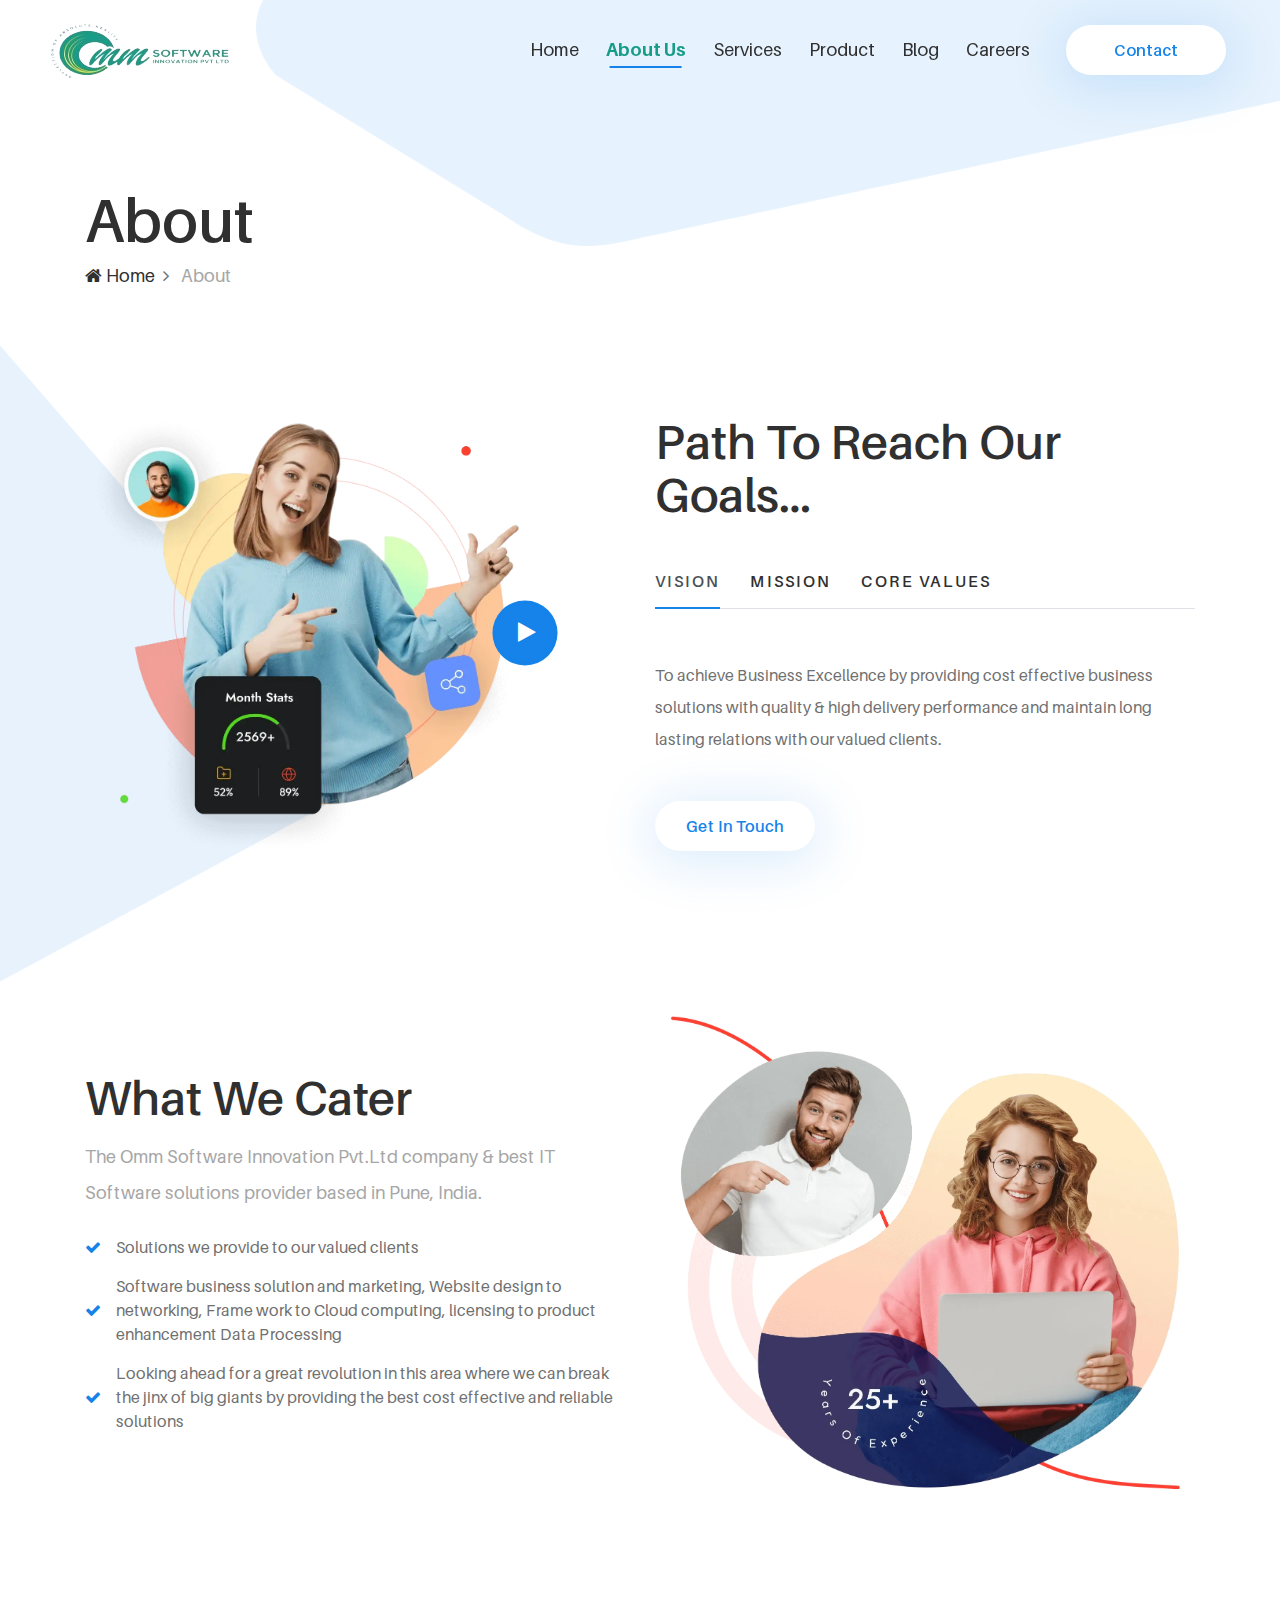
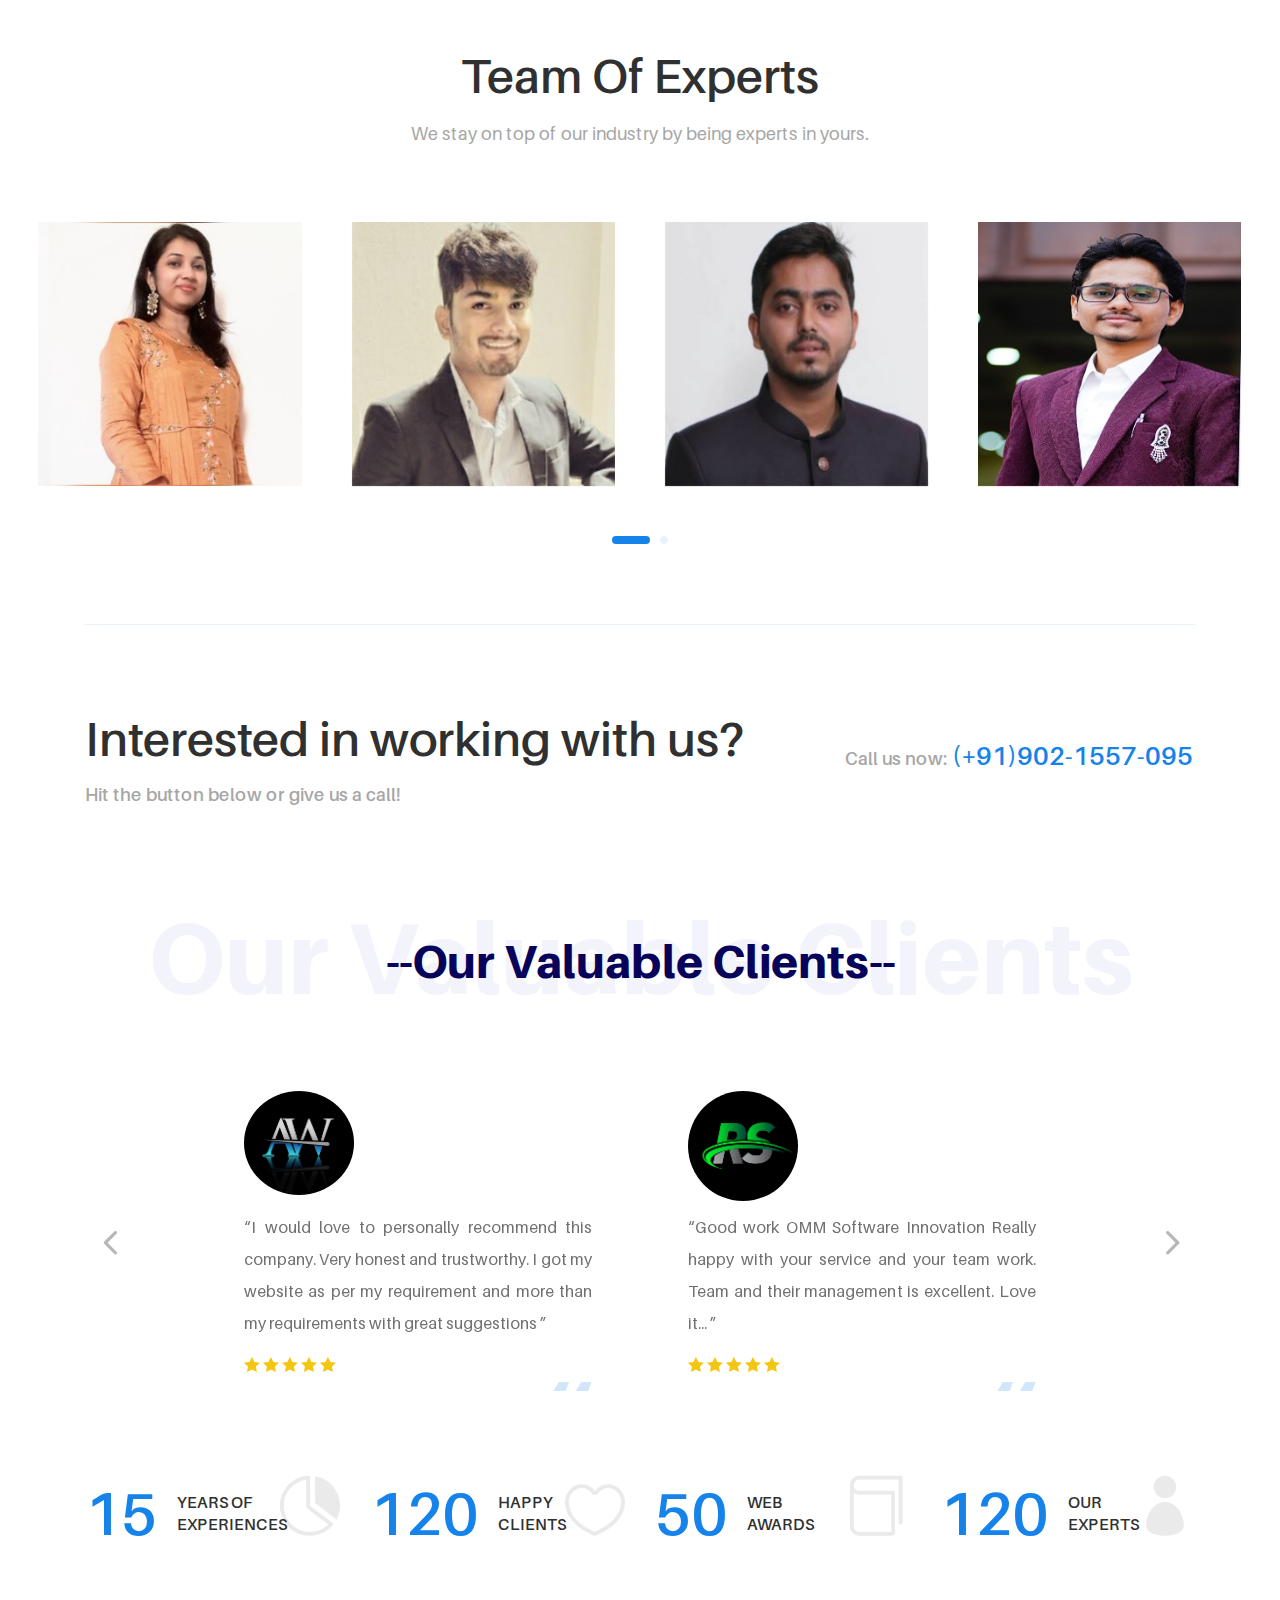
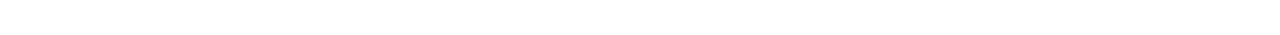
<file: about.html>
<!DOCTYPE html>
<html lang="en">
  <head>
    <meta charset="UTF-8" />
    <meta name="description" content="uza - Model Agency HTML5 Template" />
    <meta http-equiv="X-UA-Compatible" content="IE=edge" />
    <meta
      name="viewport"
      content="width=device-width, initial-scale=1, shrink-to-fit=no"
    />

    <!-- Title -->
    <title>Omm Software</title>

    <!-- Favicon -->
    <link rel="icon" href="./img/bg-img/logo.jpg" />

    <!-- Core Stylesheet -->
    <link rel="stylesheet" href="style.css" />

    <!-- responsive style -->
    <link rel="stylesheet" href="./css/Responsive.css" />
  </head>

  <body>
    <!-- Preloader -->
    <div id="preloader">
      <div class="wrapper">
        <div class="cssload-loader"></div>
      </div>
    </div>

    <!-- ***** Top Search Area Start ***** -->
    <div class="top-search-area">
      <!-- Search Modal -->
      <div
        class="modal fade"
        id="searchModal"
        tabindex="-1"
        role="dialog"
        aria-hidden="true"
      >
        <div class="modal-dialog modal-dialog-centered" role="document">
          <div class="modal-content">
            <div class="modal-body">
              <!-- Close Button -->
              <button type="button" class="btn close-btn" data-dismiss="modal">
                <i class="fa fa-times"></i>
              </button>
              <!-- Form -->
              <form action="index.html" method="post">
                <input
                  type="search"
                  name="top-search-bar"
                  class="form-control"
                  placeholder="Search and hit enter..."
                />
                <button type="submit">Search</button>
              </form>
            </div>
          </div>
        </div>
      </div>
    </div>
    <!-- ***** Top Search Area End ***** -->

    <!-- ***** Header Area Start ***** -->
    <header class="header-area">
      <!-- Main Header Start -->
      <div class="main-header-area">
        <div class="classy-nav-container breakpoint-off">
          <!-- Classy Menu -->
          <nav class="classy-navbar justify-content-between" id="uzaNav">
            <!-- Logo -->
            <a class="nav-brand" href="index.html"
              ><img src="./img/core-img/logo.png" alt=""
            /></a>

            <!-- Navbar Toggler -->
            <div class="classy-navbar-toggler">
              <span class="navbarToggler"
                ><span></span><span></span><span></span
              ></span>
            </div>

            <!-- Menu -->
            <div class="classy-menu">
              <!-- Menu Close Button -->
              <div class="classycloseIcon">
                <div class="cross-wrap">
                  <span class="top"></span><span class="bottom"></span>
                </div>
              </div>

              <!-- Nav Start -->
              <div class="classynav">
                <ul id="nav">
                  <li><a href="./index.html">Home</a></li>
                  <li class="current-item">
                    <a href="./about.html">About Us</a>
                  </li>
                  <li><a href="logo-design.html">Services</a></li>
                  <li><a href="product.html">Product</a></li>

                  <li>
                    <a href="blog.html">Blog</a>
                  </li>
                  <li><a href="./careers.html"> Careers</a></li>
                </ul>

                <!-- Get A Quote -->
                <div class="get-a-quote ml-4 mr-3">
                  <a href="./contact.html" class="btn uza-btn">Contact</a>
                </div>
              </div>
              <!-- Nav End -->
            </div>
          </nav>
        </div>
      </div>
    </header>
    <!-- ***** Header Area End ***** -->

    <!-- ***** Breadcrumb Area Start ***** -->
    <div class="breadcrumb-area">
      <div class="container h-100">
        <div class="row h-100 align-items-end">
          <div class="col-12">
            <div class="breadcumb--con">
              <h2 class="title">About</h2>
              <nav aria-label="breadcrumb">
                <ol class="breadcrumb">
                  <li class="breadcrumb-item">
                    <a href="#"><i class="fa fa-home"></i> Home</a>
                  </li>
                  <li class="breadcrumb-item active" aria-current="page">
                    About
                  </li>
                </ol>
              </nav>
            </div>
          </div>
        </div>
      </div>

      <!-- Background Curve -->
      <div class="breadcrumb-bg-curve">
        <img src="./img/core-img/curve-5.png" alt="" />
      </div>
    </div>
    <!-- ***** Breadcrumb Area End ***** -->

    <!-- ***** About Us Area Start ***** -->
    <section class="uza-about-us-area section-padding-80">
      <div class="container">
        <div class="row align-items-center">
          <!-- About Thumbnail -->
          <div class="col-12 col-lg-6">
            <div class="about-us-thumbnail mb-80">
              <img src="./img/banner/image-section-1-1-1.webp" alt="" />
              <!-- Video Area -->
              <div class="uza-video-area hi-icon-effect-8">
                <a
                  href="https://www.youtube.com/watch?v=sSakBz_eYzQ"
                  class="hi-icon video-play-btn"
                  ><i class="fa fa-play" aria-hidden="true"></i
                ></a>
              </div>
            </div>
          </div>

          <!-- About Us Content -->
          <div class="col-12 col-lg-6">
            <div class="section-heading mb-5">
              <h2>Path to reach our goals…</h2>
            </div>

            <div class="about-us-content mb-80">
              <div class="about-tab-area">
                <ul
                  class="nav nav-tabs mb-50"
                  id="mona_modelTab"
                  role="tablist"
                >
                  <li class="nav-item">
                    <a
                      class="nav-link active"
                      id="tab1"
                      data-toggle="tab"
                      href="#tab-1"
                      role="tab"
                      aria-controls="tab-1"
                      aria-selected="true"
                      >Vision</a
                    >
                  </li>
                  <li class="nav-item">
                    <a
                      class="nav-link"
                      id="tab2"
                      data-toggle="tab"
                      href="#tab-2"
                      role="tab"
                      aria-controls="tab-2"
                      aria-selected="false"
                    >
                      Mission</a
                    >
                  </li>
                  <li class="nav-item">
                    <a
                      class="nav-link"
                      id="tab3"
                      data-toggle="tab"
                      href="#tab-3"
                      role="tab"
                      aria-controls="tab-3"
                      aria-selected="false"
                      >Core Values</a
                    >
                  </li>
                </ul>
              </div>

              <!-- Mona Tab Content -->
              <div class="about-tab-content">
                <div class="tab-content" id="mona_modelTabContent">
                  <div
                    class="tab-pane fade show active"
                    id="tab-1"
                    role="tabpanel"
                    aria-labelledby="tab1"
                  >
                    <!-- Tab Content Text -->
                    <div class="tab-content-text">
                      <p>
                        To achieve Business Excellence by providing cost
                        effective business solutions with quality & high
                        delivery performance and maintain long lasting relations
                        with our valued clients.
                      </p>
                      <a href="contact.html" class="btn uza-btn mt-30"
                        >Get In Touch</a
                      >
                    </div>
                  </div>

                  <div
                    class="tab-pane fade"
                    id="tab-2"
                    role="tabpanel"
                    aria-labelledby="tab2"
                  >
                    <!-- Tab Content Text -->
                    <div class="tab-content-text">
                      <p>
                        To achieve Business Excellence by providing cost
                        effective business solutions with quality & high
                        delivery performance and maintain long lasting relations
                        with our valued clients.
                      </p>

                      <a href="#" class="btn uza-btn mt-30">Get In Touch</a>
                    </div>
                  </div>

                  <div
                    class="tab-pane fade"
                    id="tab-3"
                    role="tabpanel"
                    aria-labelledby="tab3"
                  >
                    <!-- Tab Content Text -->
                    <div class="tab-content-text">
                      <p>
                        To achieve Business Excellence by providing cost
                        effective business solutions with quality & high
                        delivery performance and maintain long lasting relations
                        with our valued clients
                      </p>

                      <a href="contact.html" class="btn uza-btn mt-30"
                        >Get In Touch</a
                      >
                    </div>
                  </div>
                </div>
              </div>
            </div>
          </div>
        </div>
      </div>

      <!-- About Background Pattern -->
      <div class="about-bg-pattern">
        <img src="./img/core-img/curve-2.png" alt="" />
      </div>
    </section>
    <!-- ***** About Us Area End ***** -->

    <!-- ***** Why Choose Us Area Start ***** -->
    <section class="uza-why-choose-us-area">
      <div class="container">
        <div class="row align-items-center">
          <!-- Choose Us Content -->
          <div class="col-12 col-lg-6">
            <div class="choose-us-content mb-80">
              <div class="section-heading mb-4">
                <h2>What we cater</h2>
                <p>
                  The Omm Software Innovation Pvt.Ltd company & best IT Software
                  solutions provider based in Pune, India.
                </p>
              </div>
              <ul>
                <li>
                  <i class="fa fa-check" aria-hidden="true"></i> Solutions we
                  provide to our valued clients
                </li>
                <li>
                  <i class="fa fa-check" aria-hidden="true"></i> Software
                  business solution and marketing, Website design to networking,
                  Frame work to Cloud computing, licensing to product
                  enhancement Data Processing
                </li>
                <li>
                  <i class="fa fa-check" aria-hidden="true"></i> Looking ahead
                  for a great revolution in this area where we can break the
                  jinx of big giants by providing the best cost effective and
                  reliable solutions
                </li>
              </ul>
            </div>
          </div>
          <!-- Choose Us Thumbnail -->
          <div class="col-12 col-lg-6">
            <div class="choose-us-thumbnail mb-80">
              <img
                class="w-100"
                src="img/banner/25-Experience-01.webp"
                alt=""
              />
            </div>
          </div>
        </div>
      </div>
    </section>
    <!-- ***** Why Choose Us Area End ***** -->

    <!-- ***** Team Member Area Start ***** -->
    <section class="uza-portfolio-area section-padding-80">
      <div class="container">
        <div class="row">
          <!-- Section Heading -->
          <div class="col-12">
            <div class="section-heading text-center">
              <h2>Team of Experts</h2>
              <p>We stay on top of our industry by being experts in yours.</p>
            </div>
          </div>
        </div>
      </div>

      <div class="container-fluid">
        <div class="row">
          <!-- Team Member Slides -->
          <div class="team-sildes owl-carousel">
            <!-- Single Team Slide -->
            <div class="single-team-slide">
              <img src="./img/team/hr.jpg" alt="" />
              <!-- Overlay Effect -->
              <div class="overlay-effect">
                <h6>HR & ADMIN EXE.</h6>
                <h4>Pratiksha</h4>
                <p>
                  Pratiksha is a team player and very passionate towards her
                  work. She believes in hard works and always focuses on gorwth
                  of organization.
                </p>
              </div>
              <!-- Social Info -->
              <div class="team-social-info">
                <a
                  href="#"
                  class="facebook"
                  data-toggle="tooltip"
                  data-placement="top"
                  title="Facebook"
                  ><i class="fa fa-facebook"></i
                ></a>
                <a
                  href="#"
                  class="twitter"
                  data-toggle="tooltip"
                  data-placement="top"
                  title="Twitter"
                  ><i class="fa fa-twitter"></i
                ></a>

                <a
                  href="#"
                  class="instagram"
                  data-toggle="tooltip"
                  data-placement="top"
                  title="Instagram"
                  ><i class="fa fa-instagram"></i
                ></a>
                <a
                  href="#"
                  class="youtube"
                  data-toggle="tooltip"
                  data-placement="top"
                  title="YouTube"
                  ><i class="fa fa-youtube-play"></i
                ></a>
              </div>
            </div>
            <!-- Single Team Slide -->
            <div class="single-team-slide">
              <img src="./img/team/suraj.png" alt="" />
              <!-- Overlay Effect -->
              <div class="overlay-effect">
                <h6>React Js Developer.</h6>
                <h4>Suraj Jamdade</h4>
                <p>(3+ Years Experience)</p>
              </div>
              <!-- Social Info -->
              <div class="team-social-info">
                <a
                  href="#"
                  class="facebook"
                  data-toggle="tooltip"
                  data-placement="top"
                  title="Facebook"
                  ><i class="fa fa-facebook"></i
                ></a>
                <a
                  href="#"
                  class="twitter"
                  data-toggle="tooltip"
                  data-placement="top"
                  title="Twitter"
                  ><i class="fa fa-twitter"></i
                ></a>

                <a
                  href="#"
                  class="instagram"
                  data-toggle="tooltip"
                  data-placement="top"
                  title="Instagram"
                  ><i class="fa fa-instagram"></i
                ></a>
                <a
                  href="#"
                  class="youtube"
                  data-toggle="tooltip"
                  data-placement="top"
                  title="YouTube"
                  ><i class="fa fa-youtube-play"></i
                ></a>
              </div>
            </div>
            <!-- Single Team Slide -->
            <div class="single-team-slide">
              <img src="./img/team/satish.jpg" alt="" />
              <!-- Overlay Effect -->
              <div class="overlay-effect">
                <h6>PHP WEB DEVELOPER</h6>
                <h4>Satish Dalvi</h4>
                <p>(5+ Years Experience)</p>
              </div>
              <!-- Social Info -->
              <div class="team-social-info">
                <a
                  href="#"
                  class="facebook"
                  data-toggle="tooltip"
                  data-placement="top"
                  title="Facebook"
                  ><i class="fa fa-facebook"></i
                ></a>
                <a
                  href="#"
                  class="twitter"
                  data-toggle="tooltip"
                  data-placement="top"
                  title="Twitter"
                  ><i class="fa fa-twitter"></i
                ></a>

                <a
                  href="#"
                  class="instagram"
                  data-toggle="tooltip"
                  data-placement="top"
                  title="Instagram"
                  ><i class="fa fa-instagram"></i
                ></a>
                <a
                  href="#"
                  class="youtube"
                  data-toggle="tooltip"
                  data-placement="top"
                  title="YouTube"
                  ><i class="fa fa-youtube-play"></i
                ></a>
              </div>
            </div>
            <!-- Single Team Slide -->
            <div class="single-team-slide">
              <img src="./img/team/ramij.jpg" alt="" />
              <!-- Overlay Effect -->
              <div class="overlay-effect">
                <h6>PHP WEB DEVELOPER</h6>
                <h4>Ramij</h4>
                <p>(3+ Years Experience)</p>
              </div>
              <!-- Social Info -->
              <div class="team-social-info">
                <a
                  href="#"
                  class="facebook"
                  data-toggle="tooltip"
                  data-placement="top"
                  title="Facebook"
                  ><i class="fa fa-facebook"></i
                ></a>
                <a
                  href="#"
                  class="twitter"
                  data-toggle="tooltip"
                  data-placement="top"
                  title="Twitter"
                  ><i class="fa fa-twitter"></i
                ></a>

                <a
                  href="#"
                  class="instagram"
                  data-toggle="tooltip"
                  data-placement="top"
                  title="Instagram"
                  ><i class="fa fa-instagram"></i
                ></a>
                <a
                  href="#"
                  class="youtube"
                  data-toggle="tooltip"
                  data-placement="top"
                  title="YouTube"
                  ><i class="fa fa-youtube-play"></i
                ></a>
              </div>
            </div>
            <!-- Single Team Slide -->
            <div class="single-team-slide">
              <img src="./img/team/swpanali.jpg" alt="" />
              <!-- Overlay Effect -->
              <div class="overlay-effect">
                <h6>CODEIGNITER DEVELOPER</h6>
                <h4>Swpanali</h4>
                <p>(2+ Years Experience)</p>
              </div>
              <!-- Social Info -->
              <div class="team-social-info">
                <a
                  href="#"
                  class="facebook"
                  data-toggle="tooltip"
                  data-placement="top"
                  title="Facebook"
                  ><i class="fa fa-facebook"></i
                ></a>
                <a
                  href="#"
                  class="twitter"
                  data-toggle="tooltip"
                  data-placement="top"
                  title="Twitter"
                  ><i class="fa fa-twitter"></i
                ></a>

                <a
                  href="#"
                  class="instagram"
                  data-toggle="tooltip"
                  data-placement="top"
                  title="Instagram"
                  ><i class="fa fa-instagram"></i
                ></a>
                <a
                  href="#"
                  class="youtube"
                  data-toggle="tooltip"
                  data-placement="top"
                  title="YouTube"
                  ><i class="fa fa-youtube-play"></i
                ></a>
              </div>
            </div>
            <!-- Single Team Slide -->
            <div class="single-team-slide">
              <img src="./img/team/madhuri.png" alt="" />
              <!-- Overlay Effect -->
              <div class="overlay-effect">
                <h6>ANDROID DEVELOPER</h6>
                <h4>Madhuri</h4>
                <p>(3+ Years Experience)</p>
              </div>
              <!-- Social Info -->
              <div class="team-social-info">
                <a
                  href="#"
                  class="facebook"
                  data-toggle="tooltip"
                  data-placement="top"
                  title="Facebook"
                  ><i class="fa fa-facebook"></i
                ></a>
                <a
                  href="#"
                  class="twitter"
                  data-toggle="tooltip"
                  data-placement="top"
                  title="Twitter"
                  ><i class="fa fa-twitter"></i
                ></a>

                <a
                  href="#"
                  class="instagram"
                  data-toggle="tooltip"
                  data-placement="top"
                  title="Instagram"
                  ><i class="fa fa-instagram"></i
                ></a>
                <a
                  href="#"
                  class="youtube"
                  data-toggle="tooltip"
                  data-placement="top"
                  title="YouTube"
                  ><i class="fa fa-youtube-play"></i
                ></a>
              </div>
            </div>
          </div>
        </div>
      </div>

      <!-- Border -->
      <div class="container">
        <div class="border-line mt-80"></div>
      </div>
    </section>
    <!-- ***** Team Member Area End ***** -->

    <!-- ***** CTA Area Start ***** -->
    <div class="uza-cta-area">
      <div class="container">
        <div class="row align-items-center">
          <div class="col-12 col-lg-8">
            <div class="cta-content mb-80">
              <h2>Interested in working with us?</h2>
              <h6>Hit the button below or give us a call!</h6>
            </div>
          </div>

          <div class="col-12 col-lg-4">
            <div class="cta-content mb-80">
              <div class="call-now-btn">
                <a href="#"><span>Call us now:</span> (+91)902-1557-095 </a>
              </div>
            </div>
          </div>
        </div>
      </div>
    </div>
    <!-- ***** CTA Area End ***** -->

    <!-- Client Feedback Area Start -->
    <div class="clients-feedback-area clearfix">
      <div class="container">
        <div id="colorlib-work">
          <div class="row">
            <h2 class="bold text-center">Our Valuable Clients</h2>
          </div>
          <div class="row">
            <div
              class="col-md-12 col-md-offset-0 text-center animate-box intro-heading"
            >
              <span></span>
              <h2>--Our Valuable Clients--</h2>
            </div>
          </div>
        </div>
        <div class="row">
          <div class="col-12 mt-5">
            <!-- Testimonial Slides -->
            <div class="testimonial-slides owl-carousel">
              <!-- Single Testimonial Slide -->
              <div class="single-testimonial-slide px-5">
                <!-- Testimonial Thumbnail -->
                <div class="testimonial-thumbnail">
                  <img src="./img/testimonial/aw.webp" alt="" />
                </div>
                <!-- Testimonial Content -->
                <div class="testimonial-content">
                  <p style="text-align: justify">
                    “I would love to personally recommend this company. Very
                    honest and trustworthy. I got my website as per my
                    requirement and more than my requirements with great
                    suggestions ”
                  </p>
                  <!-- Ratings -->
                  <div class="ratings">
                    <i class="icon_star"></i>
                    <i class="icon_star"></i>
                    <i class="icon_star"></i>
                    <i class="icon_star"></i>
                    <i class="icon_star"></i>
                  </div>
                  <!-- Author Info -->
                  <div class="author-info">
                    <h5>Akshay S Warghade</h5>
                  </div>
                  <!-- Quote Icon -->
                  <div class="quote-icon">
                    <img src="img/core-img/quote.png" alt="" />
                  </div>
                </div>
              </div>
              <!-- Single Testimonial Slide -->
              <div class="single-testimonial-slide px-5">
                <!-- Testimonial Thumbnail -->
                <div class="testimonial-thumbnail">
                  <img src="./img/testimonial/rs.jpg" alt="" />
                </div>
                <!-- Testimonial Content -->
                <div class="testimonial-content">
                  <p style="text-align: justify">
                    “Good work OMM Software Innovation Really happy with your
                    service and your team work. Team and their management is
                    excellent. Love it... ”
                  </p>
                  <!-- Ratings -->
                  <div class="ratings">
                    <i class="icon_star"></i>
                    <i class="icon_star"></i>
                    <i class="icon_star"></i>
                    <i class="icon_star"></i>
                    <i class="icon_star"></i>
                  </div>
                  <!-- Author Info -->
                  <div class="author-info">
                    <h5>raj Singh</h5>
                  </div>
                  <!-- Quote Icon -->
                  <div class="quote-icon">
                    <img src="img/core-img/quote.png" alt="" />
                  </div>
                </div>
              </div>
              <!-- Single Testimonial Slide -->
              <div class="single-testimonial-slide px-5">
                <!-- Testimonial Thumbnail -->
                <div class="testimonial-thumbnail">
                  <img src="./img/testimonial/e.png" alt="" />
                </div>
                <!-- Testimonial Content -->
                <div class="testimonial-content">
                  <p style="text-align: justify">
                    “Love their work... Good team work and their management
                    team. Proper follow ups and good services. Personally
                    recommended to all of you. GOOD LUCK ”
                  </p>
                  <!-- Ratings -->
                  <div class="ratings">
                    <i class="icon_star"></i>
                    <i class="icon_star"></i>
                    <i class="icon_star"></i>
                    <i class="icon_star"></i>
                    <i class="icon_star"></i>
                  </div>
                  <!-- Author Info -->
                  <div class="author-info">
                    <h5>enquiry property</h5>
                  </div>
                  <!-- Quote Icon -->
                  <div class="quote-icon">
                    <img src="img/core-img/quote.png" alt="" />
                  </div>
                </div>
              </div>
              <!-- Single Testimonial Slide -->
              <div class="single-testimonial-slide px-5">
                <!-- Testimonial Thumbnail -->
                <div class="testimonial-thumbnail">
                  <img src="./img/testimonial/sj.jpg" alt="" />
                </div>
                <!-- Testimonial Content -->
                <div class="testimonial-content">
                  <p style="text-align: justify">
                    “Excellent Team with proper support. Good Experience. Thank
                    you OMM Software Innovation Pvt Ltd ”
                  </p>
                  <!-- Ratings -->
                  <div class="ratings">
                    <i class="icon_star"></i>
                    <i class="icon_star"></i>
                    <i class="icon_star"></i>
                    <i class="icon_star"></i>
                    <i class="icon_star"></i>
                  </div>
                  <!-- Author Info -->
                  <div class="author-info">
                    <h5>Santosh Jagdale</h5>
                  </div>
                  <!-- Quote Icon -->
                  <div class="quote-icon">
                    <img src="img/core-img/quote.png" alt="" />
                  </div>
                </div>
              </div>
              <!-- Single Testimonial Slide -->
              <div class="single-testimonial-slide px-5">
                <!-- Testimonial Thumbnail -->
                <div class="testimonial-thumbnail">
                  <img src="./img/testimonial/ak.jpg" alt="" />
                </div>
                <!-- Testimonial Content -->
                <div class="testimonial-content">
                  <p style="text-align: justify">
                    “Good Work. Excellent management and deliver on time. Happy
                    with there work ethics.... ”
                  </p>
                  <!-- Ratings -->
                  <div class="ratings">
                    <i class="icon_star"></i>
                    <i class="icon_star"></i>
                    <i class="icon_star"></i>
                    <i class="icon_star"></i>
                    <i class="icon_star"></i>
                  </div>
                  <!-- Author Info -->
                  <div class="author-info">
                    <h5>Aditya Kumar</h5>
                  </div>
                  <!-- Quote Icon -->
                  <div class="quote-icon">
                    <img src="img/core-img/quote.png" alt="" />
                  </div>
                </div>
              </div>
            </div>
          </div>
        </div>
      </div>
    </div>
    <!-- Client Feedback Area End -->

    <!-- ***** Cool Facts Area Start ***** -->
    <div class="uza-cf-area section-padding-80-0">
      <div class="container">
        <div class="row">
          <!-- Single Cool Facts Area -->
          <div class="col-12 col-sm-6 col-lg-3">
            <div class="single-cf-area d-flex align-items-center mb-80">
              <h2><span class="counter">15</span></h2>
              <div class="cf-text">
                <h6>YEARS OF EXPERIENCES</h6>
              </div>
              <div class="bg-icon"><i class="icon_piechart"></i></div>
            </div>
          </div>

          <!-- Single Cool Facts Area -->
          <div class="col-12 col-sm-6 col-lg-3">
            <div class="single-cf-area d-flex align-items-center mb-80">
              <h2><span class="counter">120</span></h2>
              <div class="cf-text">
                <h6>Happy<br />clients</h6>
              </div>
              <div class="bg-icon"><i class="icon_heart_alt"></i></div>
            </div>
          </div>

          <!-- Single Cool Facts Area -->
          <div class="col-12 col-sm-6 col-lg-3">
            <div class="single-cf-area d-flex align-items-center mb-80">
              <h2><span class="counter">50</span></h2>
              <div class="cf-text">
                <h6>WEB<br />awards</h6>
              </div>
              <div class="bg-icon"><i class="icon_book_alt"></i></div>
            </div>
          </div>

          <!-- Single Cool Facts Area -->
          <div class="col-12 col-sm-6 col-lg-3">
            <div class="single-cf-area d-flex align-items-center mb-80">
              <h2><span class="counter">120</span></h2>
              <div class="cf-text">
                <h6>Our<br />experts</h6>
              </div>
              <div class="bg-icon"><i class="icon_profile"></i></div>
            </div>
          </div>
        </div>
      </div>
    </div>
    <!-- ***** Cool Facts Area End ***** -->

    <!-- ******* All JS Files ******* -->
    <!-- jQuery js -->
    <script src="js/jquery.min.js"></script>
    <!-- Popper js -->
    <script src="js/popper.min.js"></script>
    <!-- Bootstrap js -->
    <script src="js/bootstrap.min.js"></script>
    <!-- All js -->
    <script src="js/uza.bundle.js"></script>
    <!-- Active js -->
    <script src="js/default-assets/active.js"></script>
  </body>
</html>
</file>
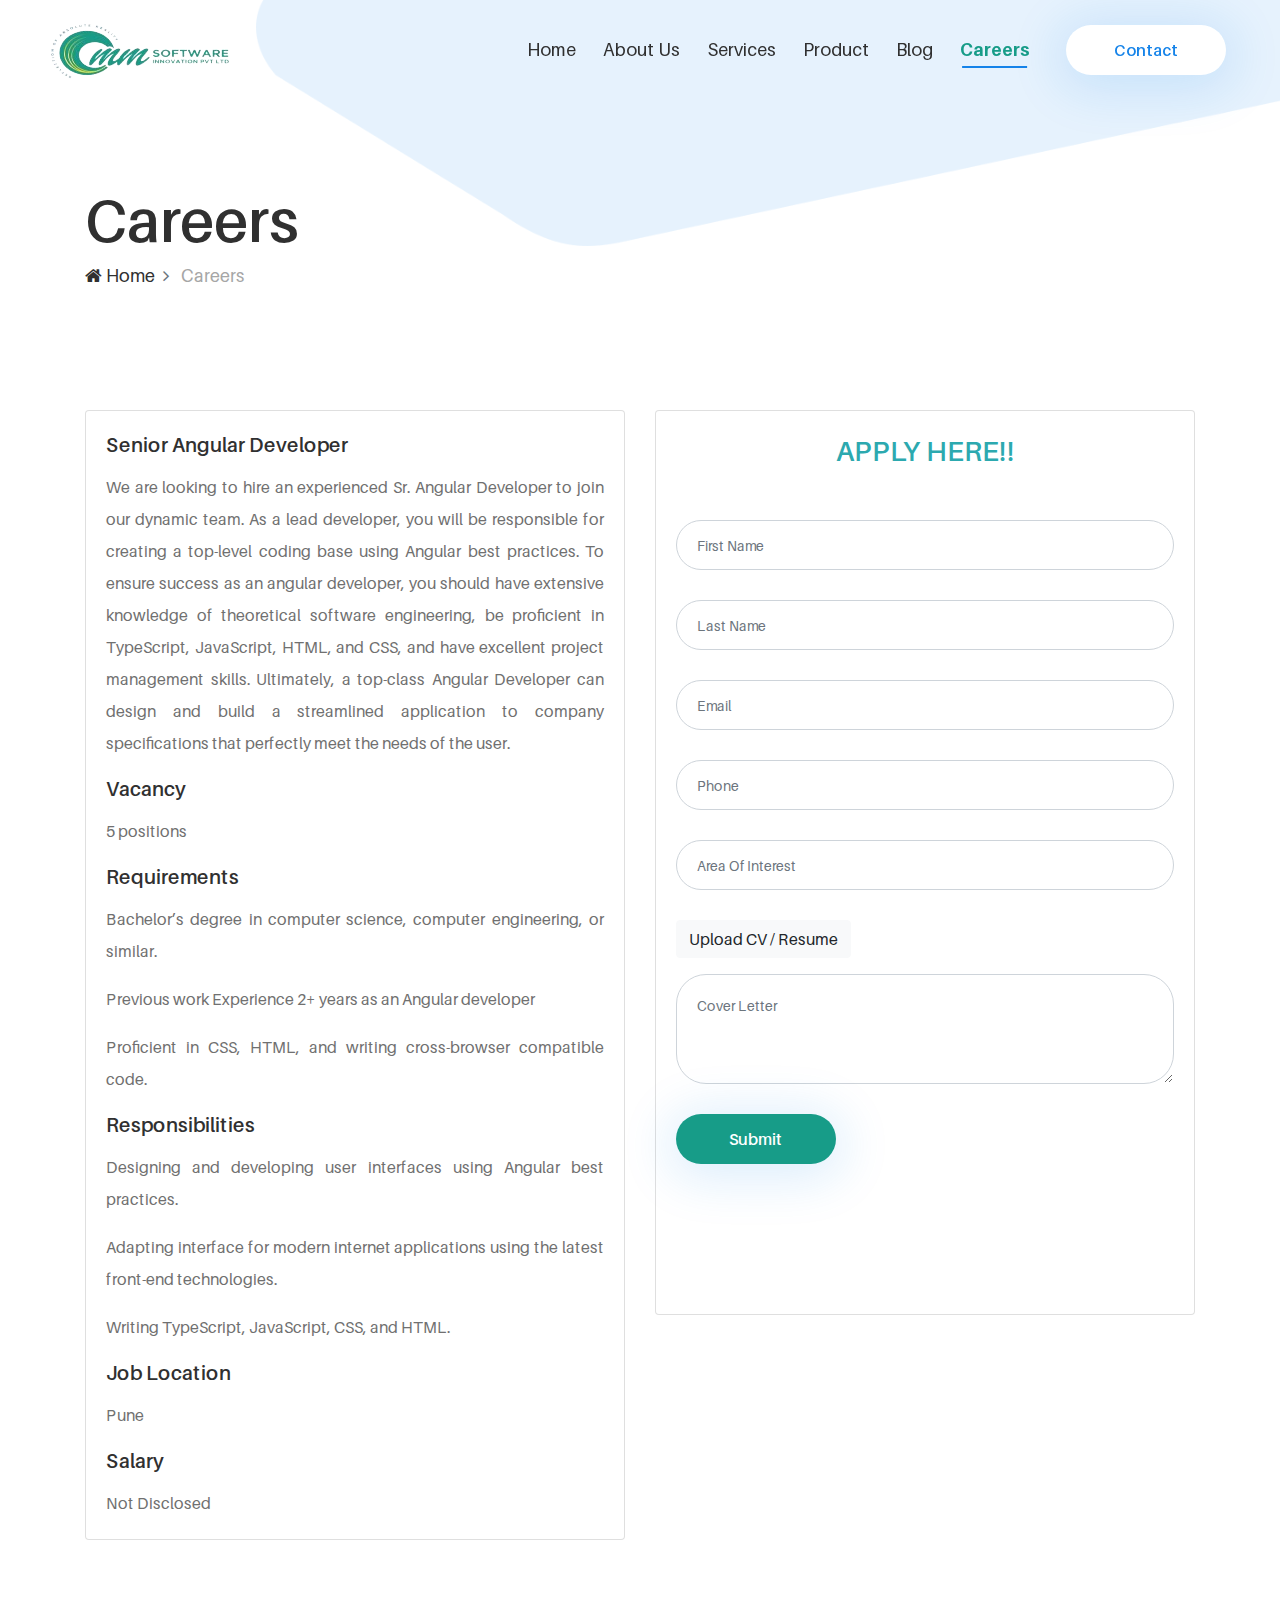
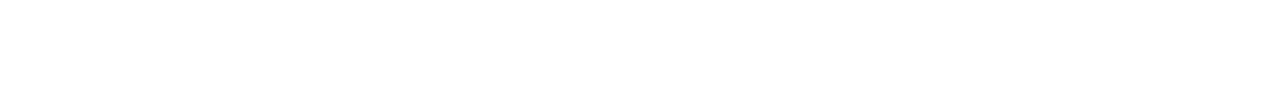
<file: Angular-js.html>
<!DOCTYPE html>
<html lang="en">
  <head>
    <meta charset="UTF-8" />
    <meta name="description" content="uza - Model Agency HTML5 Template" />
    <meta http-equiv="X-UA-Compatible" content="IE=edge" />
    <meta
      name="viewport"
      content="width=device-width, initial-scale=1, shrink-to-fit=no"
    />

    <!-- Title -->
    <title>Omm Software</title>

    <!-- Favicon -->
    <link rel="icon" href="./img/bg-img/logo.jpg" />

    <!-- Core Stylesheet -->
    <link rel="stylesheet" href="style.css" />

    <!-- responsive style -->
    <link rel="stylesheet" href="./css/Responsive.css" />
  </head>

  <body>
    <!-- Preloader -->
    <div id="preloader">
      <div class="wrapper">
        <div class="cssload-loader"></div>
      </div>
    </div>

    <!-- ***** Top Search Area Start ***** -->
    <div class="top-search-area">
      <!-- Search Modal -->
      <div
        class="modal fade"
        id="searchModal"
        tabindex="-1"
        role="dialog"
        aria-hidden="true"
      >
        <div class="modal-dialog modal-dialog-centered" role="document">
          <div class="modal-content">
            <div class="modal-body">
              <!-- Close Button -->
              <button type="button" class="btn close-btn" data-dismiss="modal">
                <i class="fa fa-times"></i>
              </button>
              <!-- Form -->
              <form action="index.html" method="post">
                <input
                  type="search"
                  name="top-search-bar"
                  class="form-control"
                  placeholder="Search and hit enter..."
                />
                <button type="submit">Search</button>
              </form>
            </div>
          </div>
        </div>
      </div>
    </div>
    <!-- ***** Top Search Area End ***** -->

    <!-- ***** Header Area Start ***** -->
    <header class="header-area">
      <!-- Main Header Start -->
      <div class="main-header-area">
        <div class="classy-nav-container breakpoint-off">
          <!-- Classy Menu -->
          <nav class="classy-navbar justify-content-between" id="uzaNav">
            <!-- Logo -->
            <a class="nav-brand" href="index.html"
              ><img src="./img/core-img/logo.png" alt=""
            /></a>

            <!-- Navbar Toggler -->
            <div class="classy-navbar-toggler">
              <span class="navbarToggler"
                ><span></span><span></span><span></span
              ></span>
            </div>

            <!-- Menu -->
            <div class="classy-menu">
              <!-- Menu Close Button -->
              <div class="classycloseIcon">
                <div class="cross-wrap">
                  <span class="top"></span><span class="bottom"></span>
                </div>
              </div>

              <!-- Nav Start -->
              <div class="classynav">
                <ul id="nav">
                  <li><a href="./index.html">Home</a></li>
                  <li><a href="./about.html">About Us</a></li>
                  <li><a href="logo-design.html">Services</a></li>
                  <li><a href="product.html">Product</a></li>

                  <li>
                    <a href="blog.html">Blog</a>
                  </li>
                  <li class="current-item">
                    <a href="./careers.html"> Careers</a>
                  </li>
                </ul>

                <!-- Get A Quote -->
                <div class="get-a-quote ml-4 mr-3">
                  <a href="./contact.html" class="btn uza-btn">Contact</a>
                </div>
              </div>
              <!-- Nav End -->
            </div>
          </nav>
        </div>
      </div>
    </header>
    <!-- ***** Header Area End ***** -->

    <!-- ***** Breadcrumb Area Start ***** -->
    <div class="breadcrumb-area">
      <div class="container h-100">
        <div class="row h-100 align-items-end">
          <div class="col-12">
            <div class="breadcumb--con">
              <h2 class="title">Careers</h2>
              <nav aria-label="breadcrumb">
                <ol class="breadcrumb">
                  <li class="breadcrumb-item">
                    <a href="#"><i class="fa fa-home"></i> Home</a>
                  </li>
                  <li class="breadcrumb-item active" aria-current="page">
                    Careers
                  </li>
                </ol>
              </nav>
            </div>
          </div>
        </div>
      </div>

      <!-- Background Curve -->
      <div class="breadcrumb-bg-curve">
        <img src="./img/core-img/curve-5.png" alt="" />
      </div>
    </div>
    <!-- ***** Breadcrumb Area End ***** -->

    <!-- ***** Contact Area Start ***** -->
    <section class="uza-contact-area section-padding-80">
      <div class="container">
        <div class="row justify-content-between">
          <!-- Single Contact Card -->
          <div class="col-md-6 col-12">
            <div class="card mb-80">
              <div class="card-body">
                <h5 class="card-title">Senior Angular Developer</h5>

                <p class="card-text" style="text-align: justify">
                  We are looking to hire an experienced Sr. Angular Developer to
                  join our dynamic team. As a lead developer, you will be
                  responsible for creating a top-level coding base using Angular
                  best practices. To ensure success as an angular developer, you
                  should have extensive knowledge of theoretical software
                  engineering, be proficient in TypeScript, JavaScript, HTML,
                  and CSS, and have excellent project management skills.
                  Ultimately, a top-class Angular Developer can design and build
                  a streamlined application to company specifications that
                  perfectly meet the needs of the user.
                </p>
                <h5 class="card-title">Vacancy</h5>
                <p class="card-text" style="text-align: justify">5 positions</p>
                <h5 class="card-title">Requirements</h5>
                <p class="card-text" style="text-align: justify">
                  Bachelor’s degree in computer science, computer engineering,
                  or similar.
                </p>
                <p class="card-text" style="text-align: justify">
                  Previous work Experience 2+ years as an Angular developer
                </p>
                <p class="card-text" style="text-align: justify">
                  Proficient in CSS, HTML, and writing cross-browser compatible
                  code.
                </p>
                <h5 class="card-title">Responsibilities</h5>
                <p class="card-text" style="text-align: justify">
                  Designing and developing user interfaces using Angular best
                  practices.
                </p>
                <p class="card-text" style="text-align: justify">
                  Adapting interface for modern internet applications using the
                  latest front-end technologies.
                </p>
                <p class="card-text" style="text-align: justify">
                  Writing TypeScript, JavaScript, CSS, and HTML.
                </p>
                <h5 class="card-title">Job Location</h5>
                <p class="card-text" style="text-align: justify">Pune</p>
                <h5 class="card-title">Salary</h5>
                <p class="card-text" style="text-align: justify">
                  Not Disclosed
                </p>
              </div>
            </div>
          </div>
          <div class="col-md-6 col-12">
            <div class="card mb-80">
              <div class="card-body">
                <div class="row">
                  <div class="col-12">
                    <div class="uza-contact-form mb-80">
                      <div class="single-contact-card mb-50">
                        <h3 class="text-center">APPLY HERE!!</h3>
                      </div>
                      <form action="#" method="post">
                        <div class="row">
                          <div class="col-lg-12">
                            <div class="form-group">
                              <input
                                type="text"
                                class="form-control mb-30"
                                name="full-name"
                                placeholder="First Name"
                              />
                            </div>
                          </div>
                          <div class="col-lg-12">
                            <div class="form-group">
                              <input
                                type="text"
                                class="form-control mb-30"
                                name="full-name"
                                placeholder="Last Name"
                              />
                            </div>
                          </div>
                          <div class="col-lg-12">
                            <div class="form-group">
                              <input
                                type="email"
                                class="form-control mb-30"
                                name="email"
                                placeholder="Email"
                              />
                            </div>
                          </div>
                          <div class="col-lg-12">
                            <div class="form-group">
                              <input
                                type="text"
                                class="form-control mb-30"
                                name="full-name"
                                placeholder="Phone"
                              />
                            </div>
                          </div>
                          <div class="col-lg-12">
                            <div class="form-group">
                              <input
                                type="text"
                                class="form-control mb-30"
                                name="text"
                                placeholder="Area Of Interest  "
                              />
                            </div>
                          </div>
                          <div class="col-lg-12">
                            <div class="form-group">
                              <input
                                type="file"
                                id="file"
                                style="display: none"
                              />
                              <button
                                class="btn btn-light me-2"
                                onclick="fileUpload()"
                              >
                                Upload CV / Resume
                              </button>
                            </div>
                          </div>
                          <script>
                            function fileUpload() {
                              document.getElementById("file").click();
                            }
                          </script>
                          <div class="col-12">
                            <div class="form-group">
                              <textarea
                                class="form-control mb-30"
                                name="message"
                                rows="8"
                                cols="80"
                                placeholder="Cover Letter"
                              ></textarea>
                            </div>
                          </div>
                          <div class="col-12">
                            <button class="btn uza-btn btn-2 mb-50">
                              Submit
                            </button>
                          </div>
                        </div>
                      </form>
                    </div>
                  </div>
                </div>

                <!-- ***** Contact Area End ***** -->
              </div>
            </div>
          </div>
        </div>
      </div>
    </section>

    <!-- ******* All JS Files ******* -->
    <!-- jQuery js -->
    <script src="js/jquery.min.js"></script>
    <!-- Popper js -->
    <script src="js/popper.min.js"></script>
    <!-- Bootstrap js -->
    <script src="js/bootstrap.min.js"></script>
    <!-- All js -->
    <script src="js/uza.bundle.js"></script>
    <!-- Active js -->
    <script src="js/default-assets/active.js"></script>
  </body>
</html>
</file>
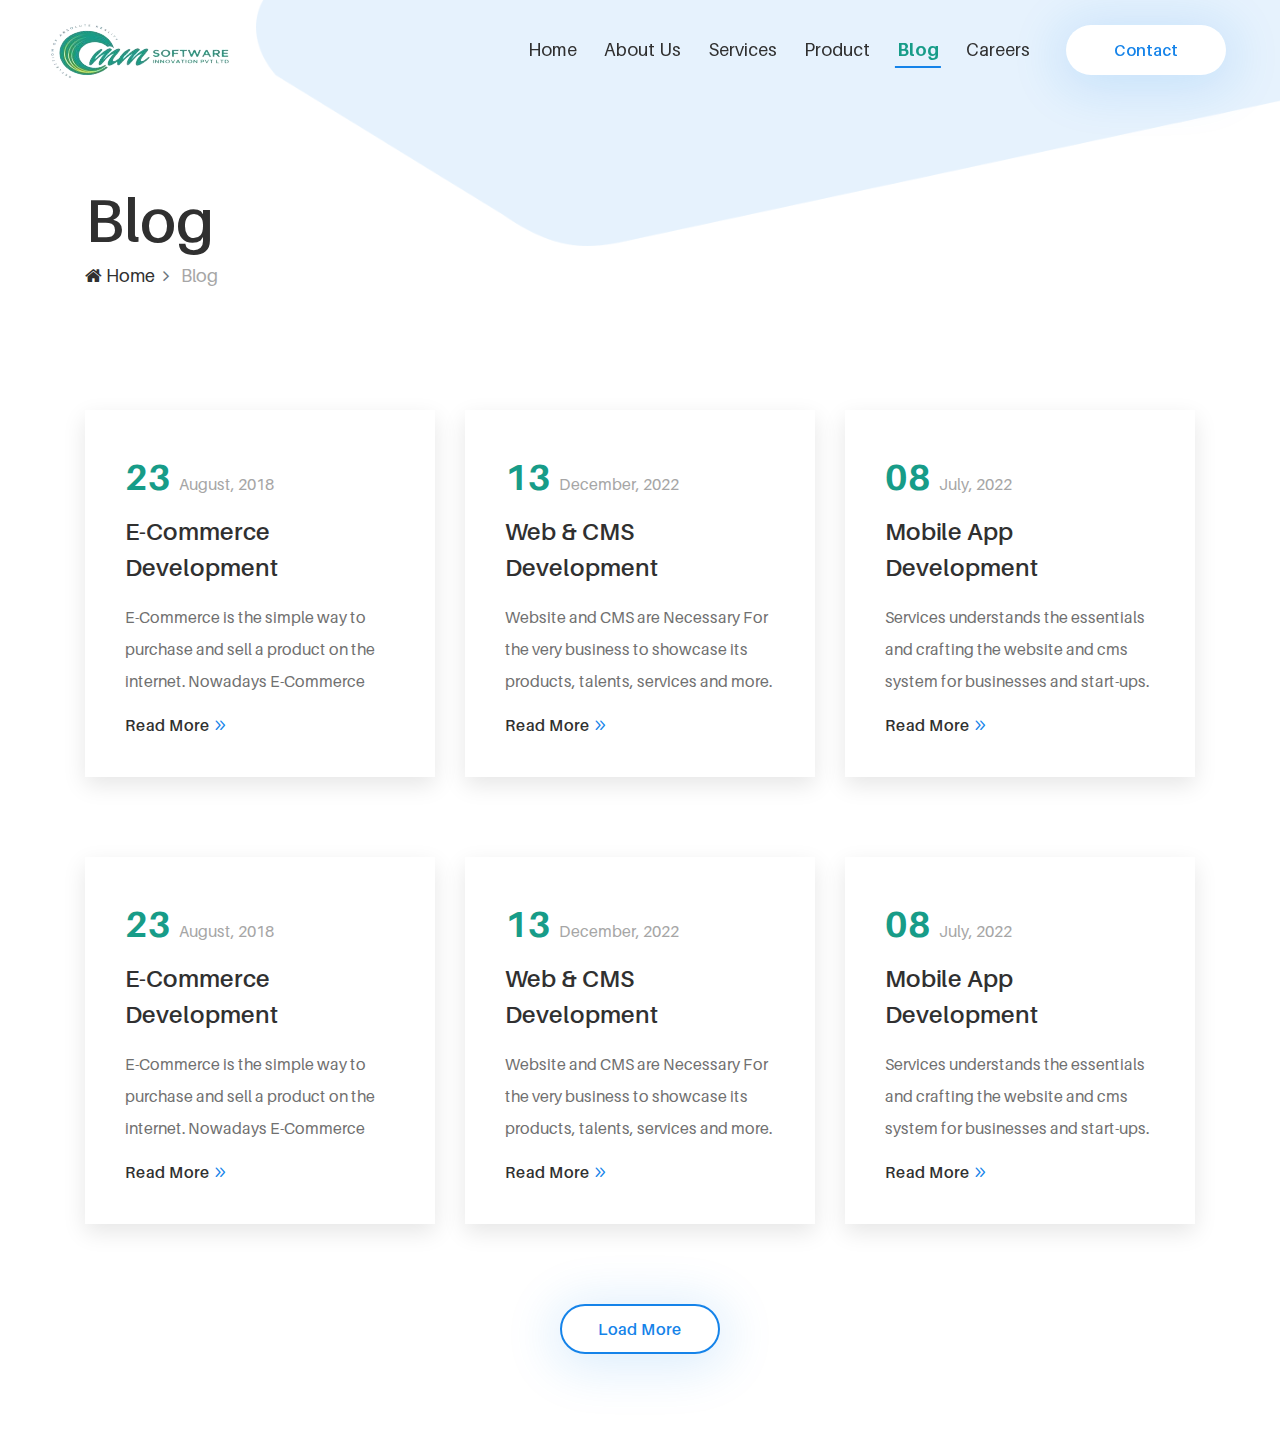
<file: blog.html>
<!DOCTYPE html>
<html lang="en">
  <head>
    <meta charset="UTF-8" />
    <meta name="description" content="uza - Model Agency HTML5 Template" />
    <meta http-equiv="X-UA-Compatible" content="IE=edge" />
    <meta
      name="viewport"
      content="width=device-width, initial-scale=1, shrink-to-fit=no"
    />

    <!-- Title -->
    <title>Omm Software</title>

    <!-- Favicon -->
    <link rel="icon" href="./img/bg-img/logo.jpg" />

    <!-- Core Stylesheet -->
    <link rel="stylesheet" href="style.css" />

    <!-- responsive style -->
    <link rel="stylesheet" href="./css/Responsive.css" />
  </head>
  <body>
    <!-- Preloader -->
    <div id="preloader">
      <div class="wrapper">
        <div class="cssload-loader"></div>
      </div>
    </div>

    <!-- ***** Top Search Area Start ***** -->
    <div class="top-search-area">
      <!-- Search Modal -->
      <div
        class="modal fade"
        id="searchModal"
        tabindex="-1"
        role="dialog"
        aria-hidden="true"
      >
        <div class="modal-dialog modal-dialog-centered" role="document">
          <div class="modal-content">
            <div class="modal-body">
              <!-- Close Button -->
              <button type="button" class="btn close-btn" data-dismiss="modal">
                <i class="fa fa-times"></i>
              </button>
              <!-- Form -->
              <form action="index.html" method="post">
                <input
                  type="search"
                  name="top-search-bar"
                  class="form-control"
                  placeholder="Search and hit enter..."
                />
                <button type="submit">Search</button>
              </form>
            </div>
          </div>
        </div>
      </div>
    </div>
    <!-- ***** Top Search Area End ***** -->

    <!-- ***** Header Area Start ***** -->
    <header class="header-area">
      <!-- Main Header Start -->
      <div class="main-header-area">
        <div class="classy-nav-container breakpoint-off">
          <!-- Classy Menu -->
          <nav class="classy-navbar justify-content-between" id="uzaNav">
            <!-- Logo -->
            <a class="nav-brand" href="index.html"
              ><img src="./img/core-img/logo.png" alt=""
            /></a>

            <!-- Navbar Toggler -->
            <div class="classy-navbar-toggler">
              <span class="navbarToggler"
                ><span></span><span></span><span></span
              ></span>
            </div>

            <!-- Menu -->
            <div class="classy-menu">
              <!-- Menu Close Button -->
              <div class="classycloseIcon">
                <div class="cross-wrap">
                  <span class="top"></span><span class="bottom"></span>
                </div>
              </div>

              <!-- Nav Start -->
              <div class="classynav">
                <ul id="nav">
                  <li><a href="./index.html">Home</a></li>
                  <li><a href="./about.html">About Us</a></li>
                  <li><a href="logo-design.html">Services</a></li>
                  <li><a href="product.html">Product</a></li>

                  <li class="current-item">
                    <a href="blog.html">Blog</a>
                  </li>
                  <li><a href="./careers.html"> Careers</a></li>
                </ul>

                <!-- Get A Quote -->
                <div class="get-a-quote ml-4 mr-3">
                  <a href="./contact.html" class="btn uza-btn">Contact</a>
                </div>
              </div>
              <!-- Nav End -->
            </div>
          </nav>
        </div>
      </div>
    </header>
    <!-- ***** Header Area End ***** -->

    <!-- ***** Breadcrumb Area Start ***** -->
    <div class="breadcrumb-area">
      <div class="container h-100">
        <div class="row h-100 align-items-end">
          <div class="col-12">
            <div class="breadcumb--con">
              <h2 class="title">Blog</h2>
              <nav aria-label="breadcrumb">
                <ol class="breadcrumb">
                  <li class="breadcrumb-item">
                    <a href="#"><i class="fa fa-home"></i> Home</a>
                  </li>
                  <li class="breadcrumb-item active" aria-current="page">
                    Blog
                  </li>
                </ol>
              </nav>
            </div>
          </div>
        </div>
      </div>

      <!-- Background Curve -->
      <div class="breadcrumb-bg-curve">
        <img src="./img/core-img/curve-5.png" alt="" />
      </div>
    </div>
    <!-- ***** Breadcrumb Area End ***** -->

    <!-- ***** Blog Area Start ***** -->
    <div class="uza-blog-area section-padding-80">
      <div class="container">
        <div class="row">
          <!-- Single Blog Post -->
          <div class="col-12 col-lg-4">
            <div
              class="single-blog-post bg-img mb-80"
              style="background-image: url(./img/bg-img/8.jpg)"
            >
              <!-- Post Content -->
              <div class="post-content">
                <span class="post-date"><span>23</span> August, 2018</span>
                <a href="#" class="post-title">E-Commerce Development</a>
                <p>
                  E-Commerce is the simple way to purchase and sell a product on
                  the internet. Nowadays E-Commerce
                </p>
                <a href="single-blog.html" class="read-more-btn"
                  >Read More <i class="arrow_carrot-2right"></i
                ></a>
              </div>
            </div>
          </div>

          <!-- Single Blog Post -->
          <div class="col-12 col-lg-4">
            <div
              class="single-blog-post bg-img mb-80"
              style="background-image: url(./img/bg-img/7.jpg)"
            >
              <!-- Post Content -->
              <div class="post-content">
                <span class="post-date"><span>13</span> December, 2022</span>
                <a href="#" class="post-title">Web & CMS Development</a>
                <p>
                  Website and CMS are Necessary For the very business to
                  showcase its products, talents, services and more.
                </p>
                <a href="single-blog.html" class="read-more-btn"
                  >Read More <i class="arrow_carrot-2right"></i
                ></a>
              </div>
            </div>
          </div>

          <!-- Single Blog Post -->
          <div class="col-12 col-lg-4">
            <div
              class="single-blog-post bg-img mb-80"
              style="background-image: url(./img/bg-img/10.jpg)"
            >
              <!-- Post Content -->
              <div class="post-content">
                <span class="post-date"><span>08</span> July, 2022</span>
                <a href="#" class="post-title"> Mobile App Development</a>
                <p>
                  Services understands the essentials and crafting the website
                  and cms system for businesses and start-ups.
                </p>
                <a href="single-blog.html" class="read-more-btn"
                  >Read More <i class="arrow_carrot-2right"></i
                ></a>
              </div>
            </div>
          </div>
          <!-- Single Blog Post -->
          <div class="col-12 col-lg-4">
            <div
              class="single-blog-post bg-img mb-80"
              style="background-image: url(./img/bg-img/8.jpg)"
            >
              <!-- Post Content -->
              <div class="post-content">
                <span class="post-date"><span>23</span> August, 2018</span>
                <a href="#" class="post-title">E-Commerce Development</a>
                <p>
                  E-Commerce is the simple way to purchase and sell a product on
                  the internet. Nowadays E-Commerce
                </p>
                <a href="single-blog.html" class="read-more-btn"
                  >Read More <i class="arrow_carrot-2right"></i
                ></a>
              </div>
            </div>
          </div>

          <!-- Single Blog Post -->
          <div class="col-12 col-lg-4">
            <div
              class="single-blog-post bg-img mb-80"
              style="background-image: url(./img/bg-img/7.jpg)"
            >
              <!-- Post Content -->
              <div class="post-content">
                <span class="post-date"><span>13</span> December, 2022</span>
                <a href="#" class="post-title">Web & CMS Development</a>
                <p>
                  Website and CMS are Necessary For the very business to
                  showcase its products, talents, services and more.
                </p>
                <a href="single-blog.html" class="read-more-btn"
                  >Read More <i class="arrow_carrot-2right"></i
                ></a>
              </div>
            </div>
          </div>

          <!-- Single Blog Post -->
          <div class="col-12 col-lg-4">
            <div
              class="single-blog-post bg-img mb-80"
              style="background-image: url(./img/bg-img/10.jpg)"
            >
              <!-- Post Content -->
              <div class="post-content">
                <span class="post-date"><span>08</span> July, 2022</span>
                <a href="#" class="post-title"> Mobile App Development</a>
                <p>
                  Services understands the essentials and crafting the website
                  and cms system for businesses and start-ups.
                </p>
                <a href="single-blog.html" class="read-more-btn"
                  >Read More <i class="arrow_carrot-2right"></i
                ></a>
              </div>
            </div>
          </div>
        </div>

        <div class="row">
          <div class="col-12 text-center">
            <a href="#" class="btn uza-btn btn-3">Load More</a>
          </div>
        </div>
      </div>
    </div>
    <!-- ***** Blog Area End ***** -->

    <!-- ******* All JS Files ******* -->
    <!-- jQuery js -->
    <script src="js/jquery.min.js"></script>
    <!-- Popper js -->
    <script src="js/popper.min.js"></script>
    <!-- Bootstrap js -->
    <script src="js/bootstrap.min.js"></script>
    <!-- All js -->
    <script src="js/uza.bundle.js"></script>
    <!-- Active js -->
    <script src="js/default-assets/active.js"></script>
  </body>
</html>
</file>
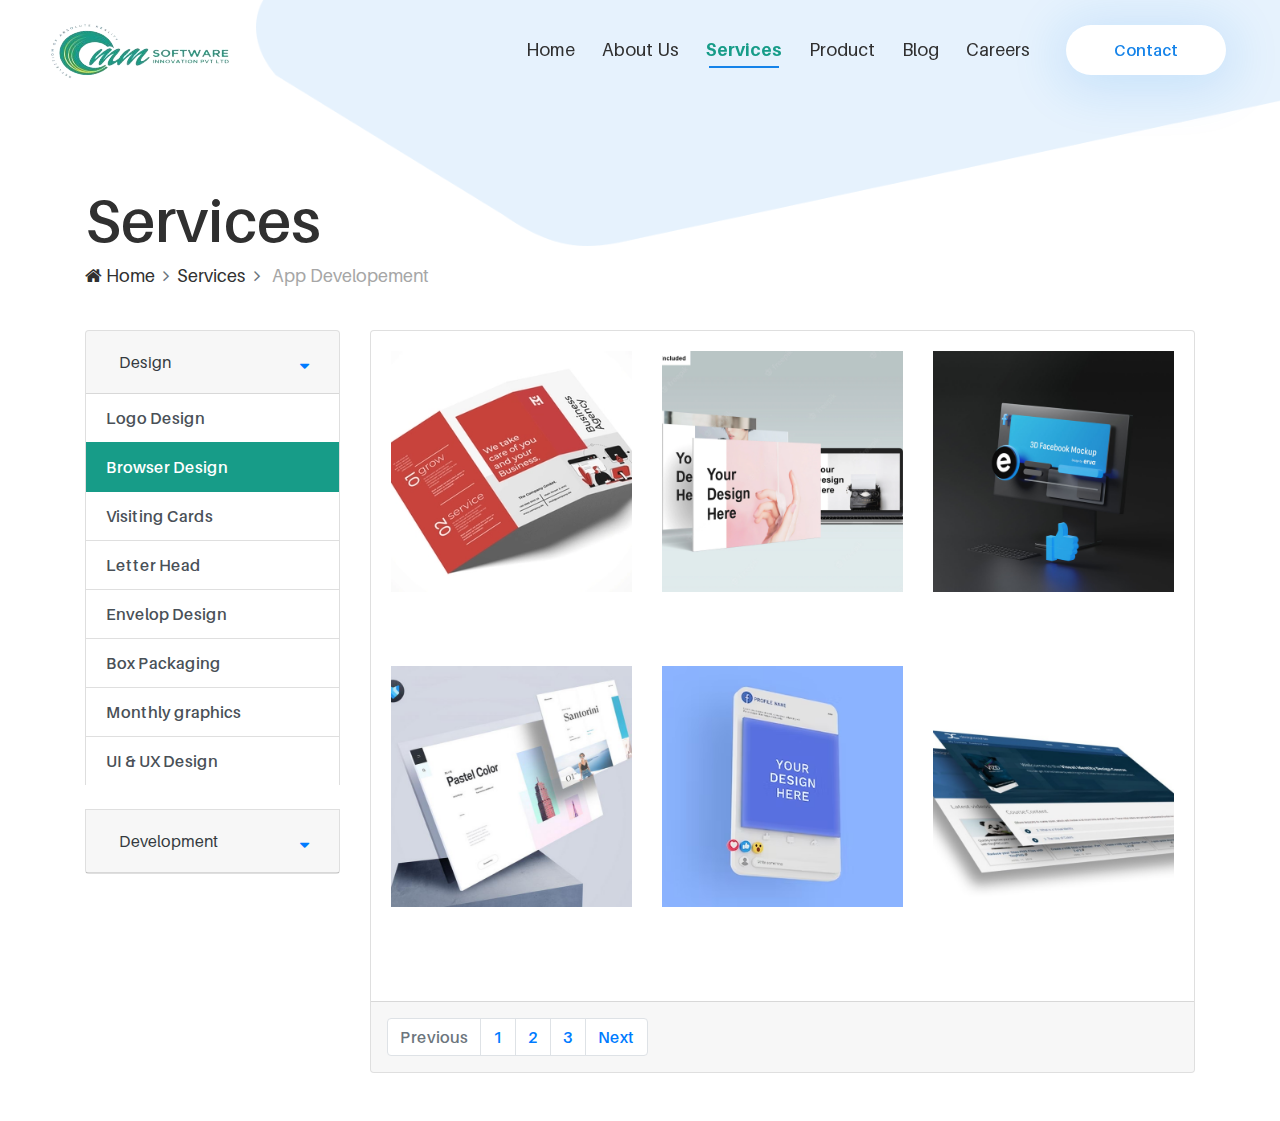
<file: browser-design.html>
<!DOCTYPE html>
<html lang="en">
  <head>
    <meta charset="UTF-8" />
    <meta name="description" content="uza - Model Agency HTML5 Template" />
    <meta http-equiv="X-UA-Compatible" content="IE=edge" />
    <meta
      name="viewport"
      content="width=device-width, initial-scale=1, shrink-to-fit=no"
    />

    <!-- Title -->
    <title>Omm Software</title>

    <!-- Favicon -->
    <link rel="icon" href="./img/bg-img/logo.jpg" />

    <!-- Core Stylesheet -->
    <link rel="stylesheet" href="style.css" />

    <!-- responsive style -->
    <link rel="stylesheet" href="./css/Responsive.css" />
  </head>

  <body>
    <!-- Preloader -->
    <div id="preloader">
      <div class="wrapper">
        <div class="cssload-loader"></div>
      </div>
    </div>

    <!-- ***** Top Search Area Start ***** -->
    <div class="top-search-area">
      <!-- Search Modal -->
      <div
        class="modal fade"
        id="searchModal"
        tabindex="-1"
        role="dialog"
        aria-hidden="true"
      >
        <div class="modal-dialog modal-dialog-centered" role="document">
          <div class="modal-content">
            <div class="modal-body">
              <!-- Close Button -->
              <button type="button" class="btn close-btn" data-dismiss="modal">
                <i class="fa fa-times"></i>
              </button>
              <!-- Form -->
              <form action="index.html" method="post">
                <input
                  type="search"
                  name="top-search-bar"
                  class="form-control"
                  placeholder="Search and hit enter..."
                />
                <button type="submit">Search</button>
              </form>
            </div>
          </div>
        </div>
      </div>
    </div>
    <!-- ***** Top Search Area End ***** -->

    <!-- ***** Header Area Start ***** -->
    <header class="header-area">
      <!-- Main Header Start -->
      <div class="main-header-area">
        <div class="classy-nav-container breakpoint-off">
          <!-- Classy Menu -->
          <nav class="classy-navbar justify-content-between" id="uzaNav">
            <!-- Logo -->
            <a class="nav-brand" href="index.html"
              ><img src="./img/core-img/logo.png" alt=""
            /></a>

            <!-- Navbar Toggler -->
            <div class="classy-navbar-toggler">
              <span class="navbarToggler"
                ><span></span><span></span><span></span
              ></span>
            </div>

            <!-- Menu -->
            <div class="classy-menu">
              <!-- Menu Close Button -->
              <div class="classycloseIcon">
                <div class="cross-wrap">
                  <span class="top"></span><span class="bottom"></span>
                </div>
              </div>

              <!-- Nav Start -->
              <div class="classynav">
                <ul id="nav">
                  <li><a href="./index.html">Home</a></li>
                  <li><a href="./about.html">About Us</a></li>
                  <li class="current-item">
                    <a href="logo-design.html">Services</a>
                  </li>
                  <li><a href="product.html">Product</a></li>

                  <li>
                    <a href="blog.html">Blog</a>
                  </li>
                  <li><a href="./careers.html"> Careers</a></li>
                </ul>

                <!-- Get A Quote -->
                <div class="get-a-quote ml-4 mr-3">
                  <a href="./contact.html" class="btn uza-btn">Contact</a>
                </div>
              </div>
              <!-- Nav End -->
            </div>
          </nav>
        </div>
      </div>
    </header>
    <!-- ***** Header Area End ***** -->

    <!-- ***** Breadcrumb Area Start ***** -->
    <div class="breadcrumb-area">
      <div class="container h-100">
        <div class="row h-100 align-items-end">
          <div class="col-12">
            <div class="breadcumb--con">
              <h2 class="title">Services</h2>
              <nav aria-label="breadcrumb">
                <ol class="breadcrumb">
                  <li class="breadcrumb-item">
                    <a href="#"><i class="fa fa-home"></i> Home</a>
                  </li>
                  <li class="breadcrumb-item"><a href="#">Services</a></li>
                  <li class="breadcrumb-item active" aria-current="page">
                    App Developement
                  </li>
                </ol>
              </nav>
            </div>
          </div>
        </div>
      </div>

      <!-- Background Curve -->
      <div class="breadcrumb-bg-curve">
        <img src="./img/core-img/curve-5.png" alt="" />
      </div>
    </div>
    <!-- ***** Breadcrumb Area End ***** -->

    <!-- ***** Portfolio Single Area Start ***** -->

    <div class="container">
      <div class="row mb-5">
        <div class="col-md-3">
          <div class="accordion" id="accordionExample">
            <div class="card mb-4">
              <div class="card-header" id="headingOne">
                <h2 class="mb-0">
                  <button
                    class="btn btn-link btn-block text-left"
                    type="button"
                    data-toggle="collapse"
                    data-target="#collapseOne"
                    aria-expanded="false"
                    aria-controls="collapseOne"
                  >
                    <div class="row">
                      <div class="col-10 text-dark fw-bold">Design</div>
                      <div class="col-2">
                        <i class="fa fas fa-sort-down"></i>
                      </div>
                    </div>
                  </button>
                </h2>
              </div>

              <div
                id="collapseOne"
                class="collapse show"
                aria-labelledby="headingOne"
                data-parent="#accordionExample"
              >
                <div class="">
                  <div class="list-group list-group-flush">
                    <a
                      href="logo-design.html"
                      class="list-group-item list-group-item-action"
                      >Logo Design</a
                    >
                    <a
                      href="browser-design.html"
                      class="list-group-item list-group-item-action active"
                      >Browser Design</a
                    >
                    <a
                      href="visiting-cards.html"
                      class="list-group-item list-group-item-action"
                      >Visiting Cards</a
                    >
                    <a
                      href="leeter-head.html"
                      class="list-group-item list-group-item-action"
                      >Letter Head</a
                    >
                    <a
                      href="envelope.html"
                      class="list-group-item list-group-item-action"
                      >Envelop Design</a
                    >
                    <a
                      href="packaging.html"
                      class="list-group-item list-group-item-action"
                      >Box Packaging</a
                    >
                    <a
                      href="graphics.html"
                      class="list-group-item list-group-item-action"
                      >Monthly graphics</a
                    >
                    <a
                      href="ui-ux.html"
                      class="list-group-item list-group-item-action"
                      >UI & UX Design</a
                    >
                  </div>
                </div>
              </div>
            </div>
            <div class="card mb-4">
              <div class="card-header" id="headingTwo">
                <h2 class="mb-0">
                  <button
                    class="btn btn-link btn-block text-left collapsed"
                    type="button"
                    data-toggle="collapse"
                    data-target="#collapseTwo"
                    aria-expanded="false"
                    aria-controls="collapseTwo"
                  >
                    <div class="row">
                      <div class="col-10 text-dark fw-bold">Development</div>
                      <div class="col-2">
                        <i class="fa fas fa-sort-down"></i>
                      </div>
                    </div>
                  </button>
                </h2>
              </div>
              <div
                id="collapseTwo"
                class="collapse"
                aria-labelledby="headingTwo"
                data-parent="#accordionExample"
              >
                <div class="card-body p-0 collapse show" id="collapseExample1">
                  <ul class="list-group list-group-flush">
                    <li
                      class="list-group-item p-2 d-flex justify-content-between align-items-center"
                    >
                      <a
                        href="web-design.html"
                        class="list-group-item list-group-item-action"
                        >Website design and development</a
                      >
                    </li>
                    <li
                      class="list-group-item p-2 d-flex justify-content-between align-items-center"
                    >
                      <a
                        href="web-application.html"
                        class="list-group-item list-group-item-action"
                        >Web Application</a
                      >
                    </li>
                    <li
                      class="list-group-item p-2 d-flex justify-content-between align-items-center"
                    >
                      <a
                        href="e-commerence-single.html"
                        class="list-group-item list-group-item-action"
                        >Ecommerce Single</a
                      >
                    </li>
                    <li
                      class="list-group-item p-2 d-flex justify-content-between align-items-center"
                    >
                      <a
                        href="multi-vendor.html"
                        class="list-group-item list-group-item-action"
                        >Multi Vendors Application</a
                      >
                    </li>
                    <li
                      class="list-group-item p-2 d-flex justify-content-between align-items-center"
                    >
                      <a
                        href="erp.html"
                        class="list-group-item list-group-item-action"
                        >ERP Software</a
                      >
                    </li>
                    <li
                      class="list-group-item p-2 d-flex justify-content-between align-items-center"
                    >
                      <a
                        href="crm-hrms.html"
                        class="list-group-item list-group-item-action"
                        >CRM & HRMS Software</a
                      >
                    </li>
                    <li
                      class="list-group-item p-2 d-flex justify-content-between align-items-center"
                    >
                      <a
                        href="school-hospital.html"
                        class="list-group-item list-group-item-action"
                        >School & Hospital Management</a
                      >
                    </li>

                    <li
                      class="list-group-item p-2 d-flex justify-content-between align-items-center"
                    >
                      <a
                        href="gaming.html"
                        class="list-group-item list-group-item-action"
                        >Gameing Software</a
                      >
                    </li>
                    <li
                      class="list-group-item p-2 d-flex justify-content-between align-items-center"
                    >
                      <a
                        href="banking.html"
                        class="list-group-item list-group-item-action"
                        >Banking Software</a
                      >
                    </li>
                    <li
                      class="list-group-item p-2 d-flex justify-content-between align-items-center"
                    >
                      <a
                        href="android-ios.html"
                        class="list-group-item list-group-item-action"
                      >
                        Android & IOS Development</a
                      >
                    </li>
                  </ul>
                </div>
              </div>
            </div>
          </div>
        </div>
        <div class="col-md-9">
          <div class="card">
            <div class="card-body">
              <div class="row">
                <div class="col-md-4 mb-4">
                  <div class="">
                    <div class="single-portfolio-slide">
                      <img src="./img/services/browser/1.png" alt="" />
                      <!-- Overlay Effect -->
                      <div class="overlay-effect">
                        <h4>Browser Design</h4>
                        <p>
                          Design in the browser is basically a concept using
                          HTML and CSS as your primary design tools
                        </p>
                      </div>
                      <!-- View More -->
                      <div class="view-more-btn">
                        <a href="#"><i class="arrow_right"></i></a>
                      </div>
                    </div>
                  </div>
                </div>
                <div class="col-md-4 mb-4">
                  <div class="">
                    <div class="single-portfolio-slide">
                      <img src="./img/services/browser/2.png" alt="" />
                      <!-- Overlay Effect -->
                      <div class="overlay-effect">
                        <h4>Browser Design</h4>
                        <p>
                          Design in the browser is basically a concept using
                          HTML and CSS as your primary design tools
                        </p>
                      </div>
                      <!-- View More -->
                      <div class="view-more-btn">
                        <a href="#"><i class="arrow_right"></i></a>
                      </div>
                    </div>
                  </div>
                </div>
                <div class="col-md-4 mb-4">
                  <div class="">
                    <div class="single-portfolio-slide">
                      <img src="./img/services/browser/3.png" alt="" />
                      <!-- Overlay Effect -->
                      <div class="overlay-effect">
                        <h4>Browser Design</h4>
                        <p>
                          Design in the browser is basically a concept using
                          HTML and CSS as your primary design tools
                        </p>
                      </div>
                      <!-- View More -->
                      <div class="view-more-btn">
                        <a href="#"><i class="arrow_right"></i></a>
                      </div>
                    </div>
                  </div>
                </div>
                <div class="col-md-4 mb-4">
                  <div class="">
                    <div class="single-portfolio-slide">
                      <img src="./img/services/browser/4.png" alt="" />
                      <!-- Overlay Effect -->
                      <div class="overlay-effect">
                        <h4>Browser Design</h4>
                        <p>
                          Design in the browser is basically a concept using
                          HTML and CSS as your primary design tools
                        </p>
                      </div>
                      <!-- View More -->
                      <div class="view-more-btn">
                        <a href="#"><i class="arrow_right"></i></a>
                      </div>
                    </div>
                  </div>
                </div>
                <div class="col-md-4 mb-4">
                  <div class="">
                    <div class="single-portfolio-slide">
                      <img src="./img/services/browser/5.png" alt="" />
                      <!-- Overlay Effect -->
                      <div class="overlay-effect">
                        <h4>Browser Design</h4>
                        <p>
                          Design in the browser is basically a concept using
                          HTML and CSS as your primary design tools
                        </p>
                      </div>
                      <!-- View More -->
                      <div class="view-more-btn">
                        <a href="#"><i class="arrow_right"></i></a>
                      </div>
                    </div>
                  </div>
                </div>
                <div class="col-md-4 mb-4">
                  <div class="">
                    <div class="single-portfolio-slide">
                      <img src="./img/services/browser/6.png" alt="" />
                      <!-- Overlay Effect -->
                      <div class="overlay-effect">
                        <h4>Browser Design</h4>
                        <p>
                          Design in the browser is basically a concept using
                          HTML and CSS as your primary design tools
                        </p>
                      </div>
                      <!-- View More -->
                      <div class="view-more-btn">
                        <a href="#"><i class="arrow_right"></i></a>
                      </div>
                    </div>
                  </div>
                </div>
              </div>
            </div>
            <div class="card-footer p-3">
              <div class="row">
                <div class="col-md-6">
                  <ul class="pagination m-0">
                    <li class="page-item disabled">
                      <a
                        class="page-link"
                        href="#"
                        tabindex="-1"
                        aria-disabled="true"
                        >Previous</a
                      >
                    </li>
                    <li class="page-item">
                      <a class="page-link" href="#">1</a>
                    </li>
                    <li class="page-item">
                      <a class="page-link" href="#">2</a>
                    </li>
                    <li class="page-item">
                      <a class="page-link" href="#">3</a>
                    </li>
                    <li class="page-item">
                      <a class="page-link" href="#">Next</a>
                    </li>
                  </ul>
                </div>
              </div>
            </div>
          </div>
        </div>
      </div>
    </div>
    <!-- ***** Portfolio Single Area End ***** -->

    <!-- ***** Footer Area Start ***** -->

    <!-- ***** Footer Area End ***** -->

    <!-- ******* All JS Files ******* -->
    <!-- jQuery js -->
    <script src="js/jquery.min.js"></script>
    <!-- Popper js -->
    <script src="js/popper.min.js"></script>
    <!-- Bootstrap js -->
    <script src="js/bootstrap.min.js"></script>
    <!-- All js -->
    <script src="js/uza.bundle.js"></script>
    <!-- Active js -->
    <script src="js/default-assets/active.js"></script>
  </body>
</html>
</file>
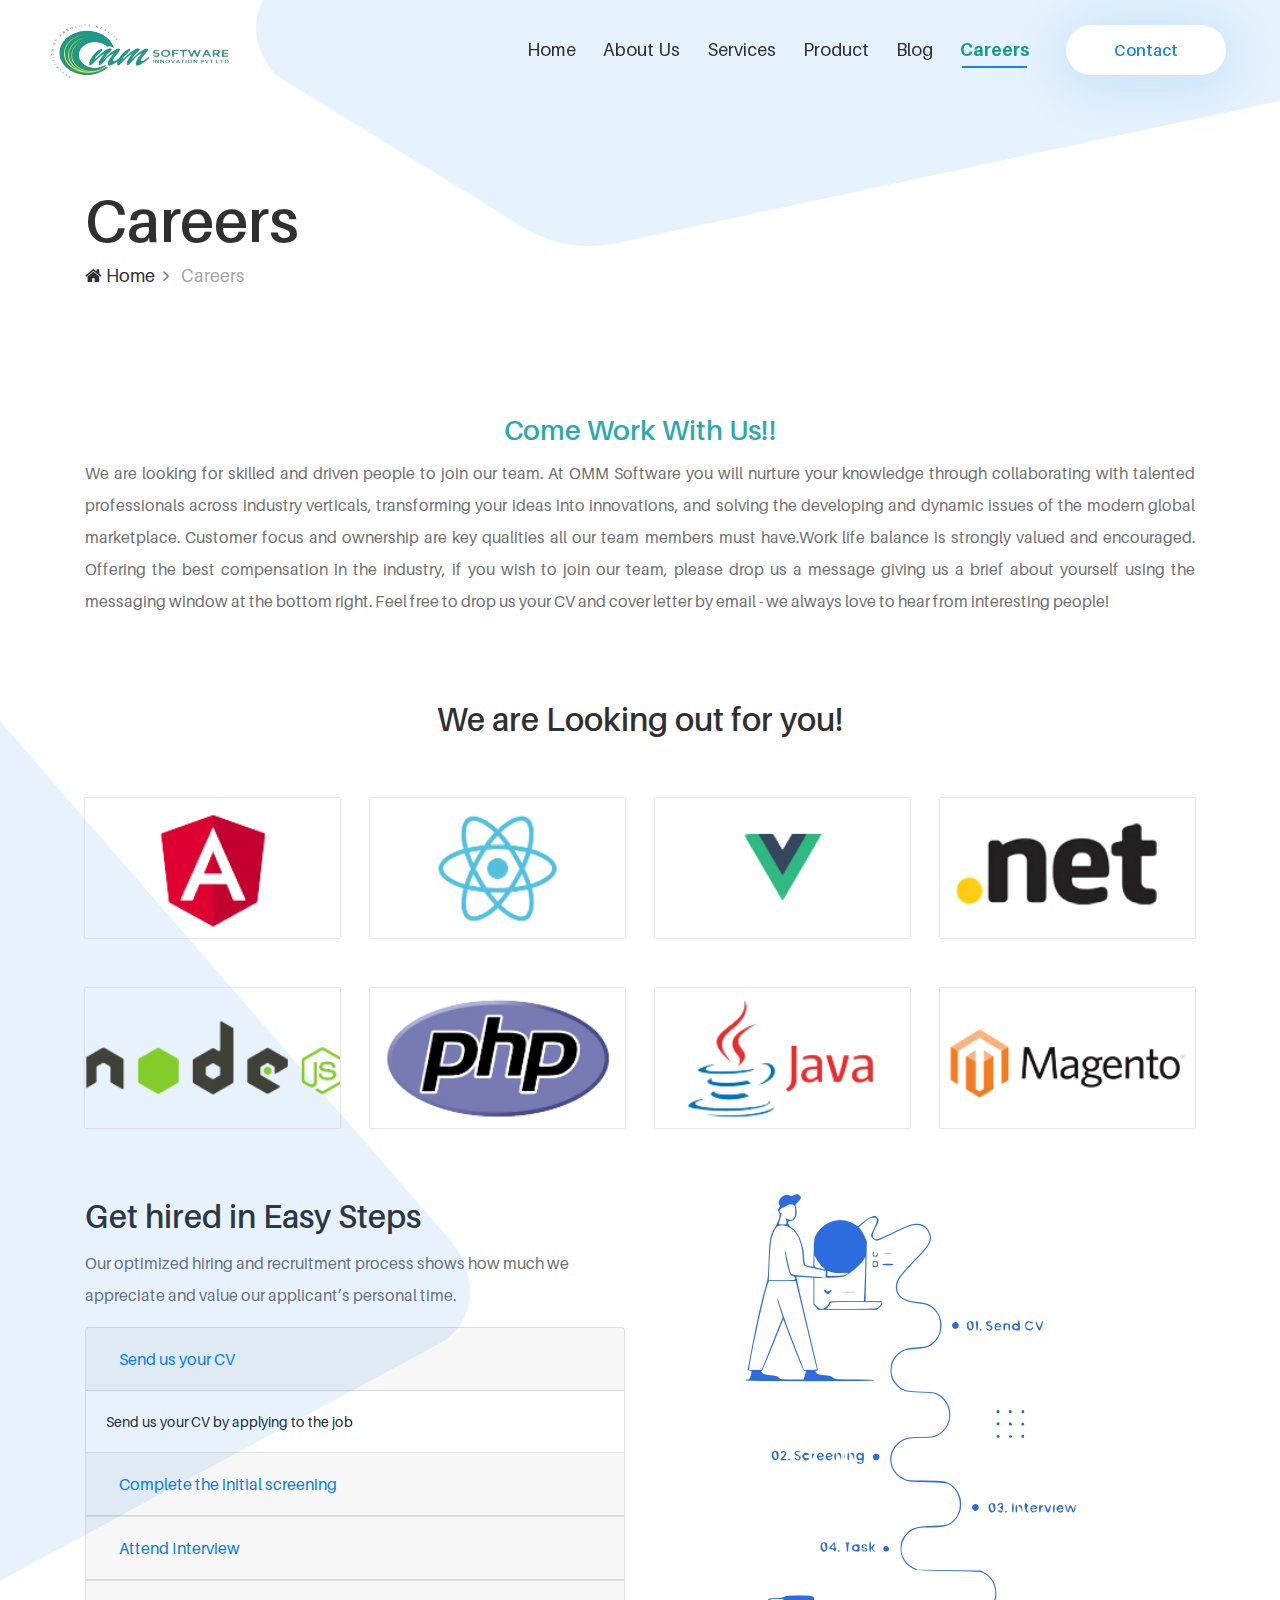
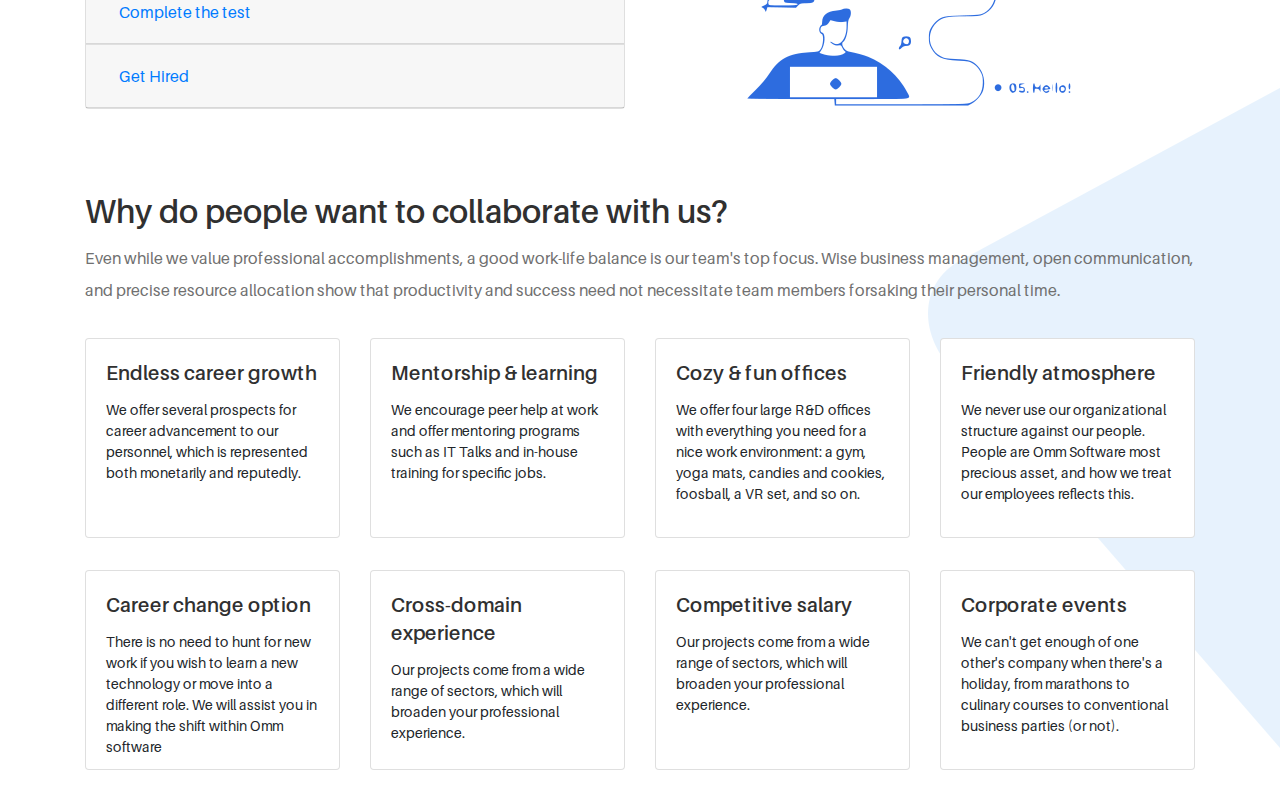
<file: careers.html>
<!DOCTYPE html>
<html lang="en">
  <head>
    <meta charset="UTF-8" />
    <meta name="description" content="uza - Model Agency HTML5 Template" />
    <meta http-equiv="X-UA-Compatible" content="IE=edge" />
    <meta
      name="viewport"
      content="width=device-width, initial-scale=1, shrink-to-fit=no"
    />

    <!-- Title -->
    <title>Omm Software</title>

    <!-- Favicon -->
    <link rel="icon" href="./img/bg-img/logo.jpg" />

    <!-- Core Stylesheet -->
    <link rel="stylesheet" href="style.css" />

    <!-- responsive style -->
    <link rel="stylesheet" href="./css/Responsive.css" />
  </head>

  <body>
    <!-- Preloader -->
    <div id="preloader">
      <div class="wrapper">
        <div class="cssload-loader"></div>
      </div>
    </div>

    <!-- ***** Top Search Area Start ***** -->
    <div class="top-search-area">
      <!-- Search Modal -->
      <div
        class="modal fade"
        id="searchModal"
        tabindex="-1"
        role="dialog"
        aria-hidden="true"
      >
        <div class="modal-dialog modal-dialog-centered" role="document">
          <div class="modal-content">
            <div class="modal-body">
              <!-- Close Button -->
              <button type="button" class="btn close-btn" data-dismiss="modal">
                <i class="fa fa-times"></i>
              </button>
              <!-- Form -->
              <form action="index.html" method="post">
                <input
                  type="search"
                  name="top-search-bar"
                  class="form-control"
                  placeholder="Search and hit enter..."
                />
                <button type="submit">Search</button>
              </form>
            </div>
          </div>
        </div>
      </div>
    </div>
    <!-- ***** Top Search Area End ***** -->

    <!-- ***** Header Area Start ***** -->
    <header class="header-area">
      <!-- Main Header Start -->
      <div class="main-header-area">
        <div class="classy-nav-container breakpoint-off">
          <!-- Classy Menu -->
          <nav class="classy-navbar justify-content-between" id="uzaNav">
            <!-- Logo -->
            <a class="nav-brand" href="index.html"
              ><img src="./img/core-img/logo.png" alt=""
            /></a>

            <!-- Navbar Toggler -->
            <div class="classy-navbar-toggler">
              <span class="navbarToggler"
                ><span></span><span></span><span></span
              ></span>
            </div>

            <!-- Menu -->
            <div class="classy-menu">
              <!-- Menu Close Button -->
              <div class="classycloseIcon">
                <div class="cross-wrap">
                  <span class="top"></span><span class="bottom"></span>
                </div>
              </div>

              <!-- Nav Start -->
              <div class="classynav">
                <ul id="nav">
                  <li><a href="./index.html">Home</a></li>
                  <li><a href="./about.html">About Us</a></li>
                  <li><a href="logo-design.html">Services</a></li>
                  <li><a href="product.html">Product</a></li>

                  <li>
                    <a href="blog.html">Blog</a>
                  </li>
                  <li class="current-item">
                    <a href="./careers.html"> Careers</a>
                  </li>
                </ul>

                <!-- Get A Quote -->
                <div class="get-a-quote ml-4 mr-3">
                  <a href="./contact.html" class="btn uza-btn">Contact</a>
                </div>
              </div>
              <!-- Nav End -->
            </div>
          </nav>
        </div>
      </div>
    </header>
    <!-- ***** Header Area End ***** -->

    <!-- ***** Breadcrumb Area Start ***** -->
    <div class="breadcrumb-area">
      <div class="container h-100">
        <div class="row h-100 align-items-end">
          <div class="col-12">
            <div class="breadcumb--con">
              <h2 class="title">Careers</h2>
              <nav aria-label="breadcrumb">
                <ol class="breadcrumb">
                  <li class="breadcrumb-item">
                    <a href="#"><i class="fa fa-home"></i> Home</a>
                  </li>
                  <li class="breadcrumb-item active" aria-current="page">
                    Careers
                  </li>
                </ol>
              </nav>
            </div>
          </div>
        </div>
      </div>

      <!-- Background Curve -->
      <div class="breadcrumb-bg-curve">
        <img src="./img/core-img/curve-5.png" alt="" />
      </div>
    </div>
    <!-- ***** Breadcrumb Area End ***** -->

    <!-- ***** Contact Area Start ***** -->
    <section class="uza-contact-area section-padding-80">
      <div class="container">
        <div class="row justify-content-between">
          <!-- Single Contact Card -->
          <div class="col-12">
            <div class="contact-sidebar-area mb-80">
              <!-- Single Sidebar Area -->
              <div class="single-contact-card mb-50">
                <h3 class="text-center">Come Work With Us!!</h3>
                <p style="text-align: justify">
                  We are looking for skilled and driven people to join our team.
                  At OMM Software you will nurture your knowledge through
                  collaborating with talented professionals across industry
                  verticals, transforming your ideas into innovations, and
                  solving the developing and dynamic issues of the modern global
                  marketplace. Customer focus and ownership are key qualities
                  all our team members must have.Work life balance is strongly
                  valued and encouraged. Offering the best compensation in the
                  industry, if you wish to join our team, please drop us a
                  message giving us a brief about yourself using the messaging
                  window at the bottom right. Feel free to drop us your CV and
                  cover letter by email - we always love to hear from
                  interesting people!
                </p>
              </div>
            </div>
          </div>
        </div>
      </div>
      <!-- ***** positions Start ***** -->
      <section class="uza-blog-area">
        <!-- Background Curve -->
        <div class="blog-bg-curve">
          <img src="./img/core-img/curve-4.png" alt="" />
        </div>

        <div class="container">
          <h2 class="text-center pb-5">We are Looking out for you!</h2>

          <div class="row">
            <!-- Single Blog Post -->
            <div class="col-12 col-lg-3">
              <div class="" style="box-shadow: 0px 0px 2px 0px #bfb6b6">
                <div class="single-portfolio-slide">
                  <img src="./img/clients/1.png" alt="" />
                  <!-- Overlay Effect -->
                  <div class="overlay-effect">
                    <h5>Angular Developer</h5>
                    <p style="text-align: justify">Opening (10)</p>
                    <p style="text-align: justify">Kharadi, Pune - 411014</p>
                  </div>
                  <!-- View More -->
                  <div class="view-more-btn">
                    <a href="Angular-js.html"><i class="arrow_right"></i></a>
                  </div>
                </div>
              </div>
            </div>
            <!-- Single Blog Post -->
            <div class="col-12 col-lg-3">
              <div class="" style="box-shadow: 0px 0px 2px 0px #bfb6b6">
                <div class="single-portfolio-slide">
                  <img src="./img/clients/2.png" alt="" />
                  <!-- Overlay Effect -->
                  <div class="overlay-effect">
                    <h5>React Developer</h5>
                    <p style="text-align: justify">Opening (10)</p>
                    <p style="text-align: justify">Kharadi, Pune - 411014</p>
                  </div>
                  <!-- View More -->
                  <div class="view-more-btn">
                    <a href="Angular-js.html"><i class="arrow_right"></i></a>
                  </div>
                </div>
              </div>
            </div>
            <!-- Single Blog Post -->
            <div class="col-12 col-lg-3">
              <div class="" style="box-shadow: 0px 0px 2px 0px #bfb6b6">
                <div class="single-portfolio-slide">
                  <img src="./img/clients/3.png" alt="" />
                  <!-- Overlay Effect -->
                  <div class="overlay-effect">
                    <h5>Vue Js</h5>
                    <p style="text-align: justify">Opening (10)</p>
                    <p style="text-align: justify">Kharadi, Pune - 411014</p>
                  </div>
                  <!-- View More -->
                  <div class="view-more-btn">
                    <a href="Angular-js.html"><i class="arrow_right"></i></a>
                  </div>
                </div>
              </div>
            </div>
            <!-- Single Blog Post -->
            <div class="col-12 col-lg-3">
              <div class="" style="box-shadow: 0px 0px 2px 0px #bfb6b6">
                <div class="single-portfolio-slide">
                  <img src="./img/clients/4.png" alt="" />
                  <!-- Overlay Effect -->
                  <div class="overlay-effect">
                    <h5>.Net Developer</h5>
                    <p style="text-align: justify">Opening (10)</p>
                    <p style="text-align: justify">Kharadi, Pune - 411014</p>
                  </div>
                  <!-- View More -->
                  <div class="view-more-btn">
                    <a href="Angular-js.html"><i class="arrow_right"></i></a>
                  </div>
                </div>
              </div>
            </div>
            <!-- Single Blog Post -->
            <div class="col-12 col-lg-3">
              <div class="" style="box-shadow: 0px 0px 2px 0px #bfb6b6">
                <div class="single-portfolio-slide">
                  <img src="./img/clients/5.png" alt="" />
                  <!-- Overlay Effect -->
                  <div class="overlay-effect">
                    <h5>Node JS</h5>
                    <p style="text-align: justify">Opening (10)</p>
                    <p style="text-align: justify">Kharadi, Pune - 411014</p>
                  </div>
                  <!-- View More -->
                  <div class="view-more-btn">
                    <a href="Angular-js.html"><i class="arrow_right"></i></a>
                  </div>
                </div>
              </div>
            </div>
            <!-- Single Blog Post -->
            <div class="col-12 col-lg-3">
              <div class="" style="box-shadow: 0px 0px 2px 0px #bfb6b6">
                <div class="single-portfolio-slide">
                  <img src="./img/clients/8.png" alt="" />
                  <!-- Overlay Effect -->
                  <div class="overlay-effect">
                    <h5>Php Developer</h5>
                    <p style="text-align: justify">Opening (10)</p>
                    <p style="text-align: justify">Kharadi, Pune - 411014</p>
                  </div>
                  <!-- View More -->
                  <div class="view-more-btn">
                    <a href="Angular-js.html"><i class="arrow_right"></i></a>
                  </div>
                </div>
              </div>
            </div>
            <!-- Single Blog Post -->
            <div class="col-12 col-lg-3">
              <div class="" style="box-shadow: 0px 0px 2px 0px #bfb6b6">
                <div class="single-portfolio-slide">
                  <img src="./img/clients/9.png" alt="" />
                  <!-- Overlay Effect -->
                  <div class="overlay-effect">
                    <h5>Java Developer</h5>
                    <p style="text-align: justify">Opening (10)</p>
                    <p style="text-align: justify">Kharadi, Pune - 411014</p>
                  </div>
                  <!-- View More -->
                  <div class="view-more-btn">
                    <a href="Angular-js.html"><i class="arrow_right"></i></a>
                  </div>
                </div>
              </div>
            </div>
            <!-- Single Blog Post -->
            <div class="col-12 col-lg-3">
              <div class="" style="box-shadow: 0px 0px 2px 0px #bfb6b6">
                <div class="single-portfolio-slide">
                  <img src="./img/clients/10.png" alt="" />
                  <!-- Overlay Effect -->
                  <div class="overlay-effect">
                    <h5>Magento Developer</h5>
                    <p style="text-align: justify">Opening (10)</p>
                    <p style="text-align: justify">Kharadi, Pune - 411014</p>
                  </div>
                  <!-- View More -->
                  <div class="view-more-btn">
                    <a href="Angular-js.html"><i class="arrow_right"></i></a>
                  </div>
                </div>
              </div>
            </div>
          </div>
        </div>
      </section>
      <!-- ***** positions End ***** -->

      <!-- Contact Form -->
      <div class="container mt-3">
        <div class="row">
          <div class="col-md-6">
            <h2>Get hired in Easy Steps</h2>
            <p>
              Our optimized hiring and recruitment process shows how much we
              appreciate and value our applicant’s personal time.
            </p>
            <div>
              <div class="accordion" id="accordionExample">
                <div class="card">
                  <div class="card-header" id="headingOne">
                    <h5 class="mb-0">
                      <button
                        class="btn btn-link"
                        type="button"
                        data-toggle="collapse"
                        data-target="#collapseOne"
                        aria-expanded="true"
                        aria-controls="collapseOne"
                      >
                        Send us your CV
                      </button>
                    </h5>
                  </div>

                  <div
                    id="collapseOne"
                    class="collapse show"
                    aria-labelledby="headingOne"
                    data-parent="#accordionExample"
                  >
                    <div class="card-body">
                      Send us your CV by applying to the job
                    </div>
                  </div>
                </div>
                <div class="card">
                  <div class="card-header" id="headingTwo">
                    <h5 class="mb-0">
                      <button
                        class="btn btn-link collapsed"
                        type="button"
                        data-toggle="collapse"
                        data-target="#collapseTwo"
                        aria-expanded="false"
                        aria-controls="collapseTwo"
                      >
                        Complete the initial screening
                      </button>
                    </h5>
                  </div>
                  <div
                    id="collapseTwo"
                    class="collapse"
                    aria-labelledby="headingTwo"
                    data-parent="#accordionExample"
                  >
                    <div class="card-body">
                      If your qualification meets our requirements, our
                      recruiter will shortly connect with you for further
                      steps..
                    </div>
                  </div>
                </div>
                <div class="card">
                  <div class="card-header" id="headingThree">
                    <h5 class="mb-0">
                      <button
                        class="btn btn-link collapsed"
                        type="button"
                        data-toggle="collapse"
                        data-target="#collapseThree"
                        aria-expanded="false"
                        aria-controls="collapseThree"
                      >
                        Attend Interview
                      </button>
                    </h5>
                  </div>
                  <div
                    id="collapseThree"
                    class="collapse"
                    aria-labelledby="headingThree"
                    data-parent="#accordionExample"
                  >
                    <div class="card-body">
                      You will get to meet and discuss your skills, background,
                      and expectations in detail directly with our colleagues.
                    </div>
                  </div>
                </div>
                <div class="card">
                  <div class="card-header" id="headingFour">
                    <h5 class="mb-0">
                      <button
                        class="btn btn-link collapsed"
                        type="button"
                        data-toggle="collapse"
                        data-target="#collapseFour"
                        aria-expanded="false"
                        aria-controls="collapseFour"
                      >
                        Complete the test
                      </button>
                    </h5>
                  </div>
                  <div
                    id="collapseFour"
                    class="collapse"
                    aria-labelledby="headingFour"
                    data-parent="#accordionExample"
                  >
                    <div class="card-body">
                      We'll arrange a little test task for you, if required
                      based on the specified position and role.
                    </div>
                  </div>
                </div>
                <div class="card">
                  <div class="card-header" id="headingFive">
                    <h5 class="mb-0">
                      <button
                        class="btn btn-link collapsed"
                        type="button"
                        data-toggle="collapse"
                        data-target="#collapseFive"
                        aria-expanded="false"
                        aria-controls="collapseFive"
                      >
                        Get Hired
                      </button>
                    </h5>
                  </div>
                  <div
                    id="collapseFive"
                    class="collapse"
                    aria-labelledby="headingFive"
                    data-parent="#accordionExample"
                  >
                    <div class="card-body">
                      After deciding if we are a good match for each other,
                      we’ll agree upon the terms & conditions of you starting,
                      your career at Omm Software Innovation Pvt.Ltd.
                    </div>
                  </div>
                </div>
              </div>
            </div>
          </div>
          <div class="col-12 col-lg-6">
            <img src="./img/career.png" alt="" srcset="" />
          </div>
        </div>
      </div>
    </section>
    <!-- ***** steps Area End ***** -->
    <!-- ***** collaborate Start ***** -->
    <section class="uza-portfolio-area section-padding-10">
      <div class="clients-feedback-area clearfix">
        <div class="container">
          <h2>Why do people want to collaborate with us?</h2>
          <p>
            Even while we value professional accomplishments, a good work-life
            balance is our team's top focus. Wise business management, open
            communication, and precise resource allocation show that
            productivity and success need not necessitate team members forsaking
            their personal time.
          </p>
          <div class="row">
            <div class="col-md-3 col-lg-3 col-12 py-3">
              <div class="card" style="height: 200px">
                <div class="card-body">
                  <h5 class="card-title">Endless career growth</h5>
                  We offer several prospects for career advancement to our
                  personnel, which is represented both monetarily and reputedly.
                </div>
              </div>
            </div>
            <div class="col-md-3 col-lg-3 col-12 py-3">
              <div class="card" style="height: 200px">
                <div class="card-body">
                  <h5 class="card-title">Mentorship & learning</h5>
                  We encourage peer help at work and offer mentoring programs
                  such as IT Talks and in-house training for specific jobs.
                </div>
              </div>
            </div>
            <div class="col-md-3 col-lg-3 col-12 py-3">
              <div class="card" style="height: 200px">
                <div class="card-body">
                  <h5 class="card-title">Cozy & fun offices</h5>
                  We offer four large R&D offices with everything you need for a
                  nice work environment: a gym, yoga mats, candies and cookies,
                  foosball, a VR set, and so on.
                </div>
              </div>
            </div>
            <div class="col-md-3 col-lg-3 col-12 py-3">
              <div class="card" style="height: 200px">
                <div class="card-body">
                  <h5 class="card-title">Friendly atmosphere</h5>
                  We never use our organizational structure against our people.
                  People are Omm Software most precious asset, and how we treat
                  our employees reflects this.
                </div>
              </div>
            </div>
            <div class="col-md-3 col-lg-3 col-12 py-3">
              <div class="card" style="height: 200px">
                <div class="card-body">
                  <h5 class="card-title">Career change option</h5>
                  There is no need to hunt for new work if you wish to learn a
                  new technology or move into a different role. We will assist
                  you in making the shift within Omm software
                </div>
              </div>
            </div>
            <div class="col-md-3 col-lg-3 col-12 py-3">
              <div class="card" style="height: 200px">
                <div class="card-body">
                  <h5 class="card-title">Cross-domain experience</h5>
                  Our projects come from a wide range of sectors, which will
                  broaden your professional experience.
                </div>
              </div>
            </div>
            <div class="col-md-3 col-lg-3 col-12 py-3">
              <div class="card" style="height: 200px">
                <div class="card-body">
                  <h5 class="card-title">Competitive salary</h5>
                  Our projects come from a wide range of sectors, which will
                  broaden your professional experience.
                </div>
              </div>
            </div>
            <div class="col-md-3 col-lg-3 col-12 py-3">
              <div class="card" style="height: 200px">
                <div class="card-body">
                  <h5 class="card-title">Corporate events</h5>
                  We can't get enough of one other's company when there's a
                  holiday, from marathons to culinary courses to conventional
                  business parties (or not).
                </div>
              </div>
            </div>
          </div>
        </div>
      </div>

      <!-- Background Curve -->
      <div class="portfolio-bg-curve">
        <img src="./img/core-img/curve-3.png" alt="" />
      </div>
    </section>
    <!-- ***** Collaborate Area End ***** -->

    <!-- ***** Footer Area Start ***** -->

    <!-- ***** Footer Area End ***** -->

    <!-- ******* All JS Files ******* -->
    <!-- jQuery js -->
    <script src="js/jquery.min.js"></script>
    <!-- Popper js -->
    <script src="js/popper.min.js"></script>
    <!-- Bootstrap js -->
    <script src="js/bootstrap.min.js"></script>
    <!-- All js -->
    <script src="js/uza.bundle.js"></script>
    <!-- Active js -->
    <script src="js/default-assets/active.js"></script>
  </body>
</html>
</file>
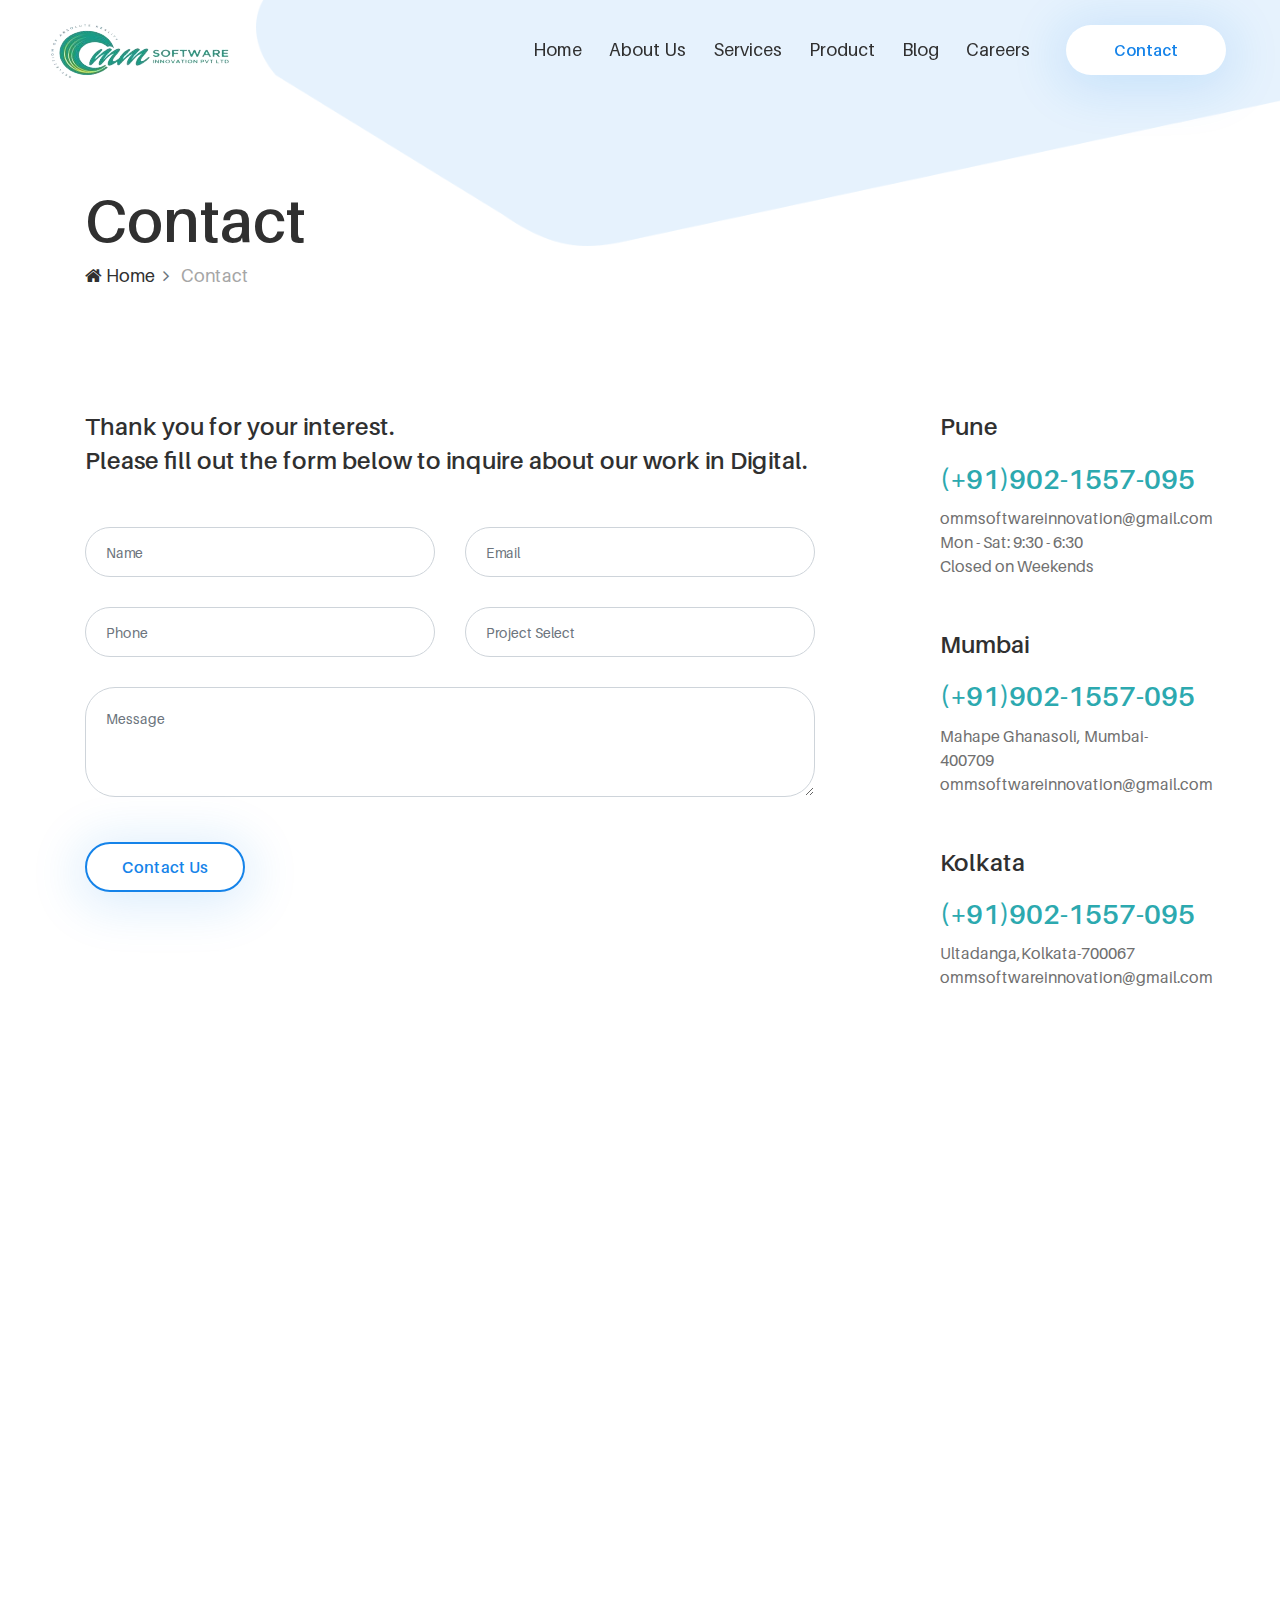
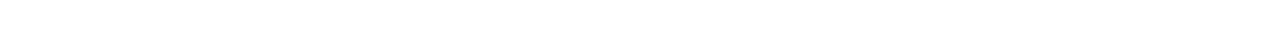
<file: contact.html>
<!DOCTYPE html>
<html lang="en">
  <head>
    <meta charset="UTF-8" />
    <meta name="description" content="uza - Model Agency HTML5 Template" />
    <meta http-equiv="X-UA-Compatible" content="IE=edge" />
    <meta
      name="viewport"
      content="width=device-width, initial-scale=1, shrink-to-fit=no"
    />

    <!-- Title -->
    <title>Omm Software</title>

    <!-- Favicon -->
    <link rel="icon" href="./img/bg-img/logo.jpg" />

    <!-- Core Stylesheet -->
    <link rel="stylesheet" href="style.css" />

    <!-- responsive style -->
    <link rel="stylesheet" href="./css/Responsive.css" />
  </head>

  <body>
    <!-- Preloader -->
    <div id="preloader">
      <div class="wrapper">
        <div class="cssload-loader"></div>
      </div>
    </div>

    <!-- ***** Top Search Area Start ***** -->
    <div class="top-search-area">
      <!-- Search Modal -->
      <div
        class="modal fade"
        id="searchModal"
        tabindex="-1"
        role="dialog"
        aria-hidden="true"
      >
        <div class="modal-dialog modal-dialog-centered" role="document">
          <div class="modal-content">
            <div class="modal-body">
              <!-- Close Button -->
              <button type="button" class="btn close-btn" data-dismiss="modal">
                <i class="fa fa-times"></i>
              </button>
              <!-- Form -->
              <form action="index.html" method="post">
                <input
                  type="search"
                  name="top-search-bar"
                  class="form-control"
                  placeholder="Search and hit enter..."
                />
                <button type="submit">Search</button>
              </form>
            </div>
          </div>
        </div>
      </div>
    </div>
    <!-- ***** Top Search Area End ***** -->

    <!-- ***** Header Area Start ***** -->
    <header class="header-area">
      <!-- Main Header Start -->
      <div class="main-header-area">
        <div class="classy-nav-container breakpoint-off">
          <!-- Classy Menu -->
          <nav class="classy-navbar justify-content-between" id="uzaNav">
            <!-- Logo -->
            <a class="nav-brand" href="index.html"
              ><img src="./img/core-img/logo.png" alt=""
            /></a>

            <!-- Navbar Toggler -->
            <div class="classy-navbar-toggler">
              <span class="navbarToggler"
                ><span></span><span></span><span></span
              ></span>
            </div>

            <!-- Menu -->
            <div class="classy-menu">
              <!-- Menu Close Button -->
              <div class="classycloseIcon">
                <div class="cross-wrap">
                  <span class="top"></span><span class="bottom"></span>
                </div>
              </div>

              <!-- Nav Start -->
              <div class="classynav">
                <ul id="nav">
                  <li><a href="./index.html">Home</a></li>
                  <li><a href="./about.html">About Us</a></li>
                  <li><a href="logo-design.html">Services</a></li>
                  <li><a href="product.html">Product</a></li>

                  <li>
                    <a href="blog.html">Blog</a>
                  </li>
                  <li><a href="./careers.html"> Careers</a></li>
                </ul>

                <!-- Get A Quote -->
                <div class="get-a-quote ml-4 mr-3">
                  <a href="./contact.html" class="btn uza-btn">Contact</a>
                </div>
              </div>
              <!-- Nav End -->
            </div>
          </nav>
        </div>
      </div>
    </header>
    <!-- ***** Header Area End ***** -->

    <!-- ***** Breadcrumb Area Start ***** -->
    <div class="breadcrumb-area">
      <div class="container h-100">
        <div class="row h-100 align-items-end">
          <div class="col-12">
            <div class="breadcumb--con">
              <h2 class="title">Contact</h2>
              <nav aria-label="breadcrumb">
                <ol class="breadcrumb">
                  <li class="breadcrumb-item">
                    <a href="#"><i class="fa fa-home"></i> Home</a>
                  </li>
                  <li class="breadcrumb-item active" aria-current="page">
                    Contact
                  </li>
                </ol>
              </nav>
            </div>
          </div>
        </div>
      </div>

      <!-- Background Curve -->
      <div class="breadcrumb-bg-curve">
        <img src="./img/core-img/curve-5.png" alt="" />
      </div>
    </div>
    <!-- ***** Breadcrumb Area End ***** -->

    <!-- ***** Contact Area Start ***** -->
    <section class="uza-contact-area section-padding-80">
      <div class="container">
        <div class="row justify-content-between">
          <!-- Contact Form -->
          <div class="col-12 col-lg-8">
            <div class="uza-contact-form mb-80">
              <div class="contact-heading mb-50">
                <h4>
                  Thank you for your interest. <br />Please fill out the form
                  below to inquire about our work in Digital.
                </h4>
              </div>
              <form action="#" method="post">
                <div class="row">
                  <div class="col-lg-6">
                    <div class="form-group">
                      <input
                        type="text"
                        class="form-control mb-30"
                        name="full-name"
                        placeholder="Name"
                      />
                    </div>
                  </div>
                  <div class="col-lg-6">
                    <div class="form-group">
                      <input
                        type="email"
                        class="form-control mb-30"
                        name="email"
                        placeholder="Email"
                      />
                    </div>
                  </div>
                  <div class="col-lg-6">
                    <div class="form-group">
                      <input
                        type="text"
                        class="form-control mb-30"
                        name="full-name"
                        placeholder="Phone"
                      />
                    </div>
                  </div>
                  <div class="col-lg-6">
                    <div class="form-group">
                      <input
                        type="text"
                        class="form-control mb-30"
                        name="email"
                        placeholder="Project Select"
                      />
                    </div>
                  </div>
                  <div class="col-12">
                    <div class="form-group">
                      <textarea
                        class="form-control mb-30"
                        name="message"
                        rows="8"
                        cols="80"
                        placeholder="Message"
                      ></textarea>
                    </div>
                  </div>
                  <div class="col-12">
                    <button class="btn uza-btn btn-3 mt-15">Contact Us</button>
                  </div>
                </div>
              </form>
            </div>
          </div>

          <!-- Single Contact Card -->
          <div class="col-12 col-lg-3">
            <div class="contact-sidebar-area mb-80">
              <!-- Single Sidebar Area -->
              <div class="single-contact-card mb-50">
                <h4>Pune</h4>
                <h3>(+91)902-1557-095</h3>
                <h6>ommsoftwareinnovation@gmail.com</h6>
                <h6>Mon - Sat: 9:30 - 6:30 <br />Closed on Weekends</h6>
              </div>

              <!-- Single Sidebar Area -->
              <div class="single-contact-card mb-50">
                <h4>Mumbai</h4>
                <h3>(+91)902-1557-095</h3>
                <h6>
                  Mahape Ghanasoli, Mumbai-400709
                  <br />ommsoftwareinnovation@gmail.com
                </h6>
              </div>

              <!-- Single Sidebar Area -->
              <div class="single-contact-card mb-50">
                <h4>Kolkata</h4>
                <h3>(+91)902-1557-095</h3>
                <h6>
                  Ultadanga,Kolkata-700067 <br />ommsoftwareinnovation@gmail.com
                </h6>
              </div>
            </div>
          </div>
        </div>

        <div class="row">
          <!-- Google Maps -->
          <div class="col-12">
            <div class="google-maps">
              <iframe
                src="https://www.google.com/maps/embed?pb=!1m18!1m12!1m3!1d3683.5870445260643!2d88.38135231470982!3d22.59454333785957!2m3!1f0!2f0!3f0!3m2!1i1024!2i768!4f13.1!3m3!1m2!1s0x3bc2c3df0d0536f5%3A0xbba5789260b4f27f!2sOMM%20Software%20Innovation!5e0!3m2!1sen!2sin!4v1672824223030!5m2!1sen!2sin"
                allowfullscreen
              ></iframe>
            </div>
          </div>
        </div>
      </div>
    </section>
    <!-- ***** Contact Area End ***** -->

    <!-- ***** Footer Area Start ***** -->

    <!-- ***** Footer Area End ***** -->

    <!-- ******* All JS Files ******* -->
    <!-- jQuery js -->
    <script src="js/jquery.min.js"></script>
    <!-- Popper js -->
    <script src="js/popper.min.js"></script>
    <!-- Bootstrap js -->
    <script src="js/bootstrap.min.js"></script>
    <!-- All js -->
    <script src="js/uza.bundle.js"></script>
    <!-- Active js -->
    <script src="js/default-assets/active.js"></script>
  </body>
</html>
</file>
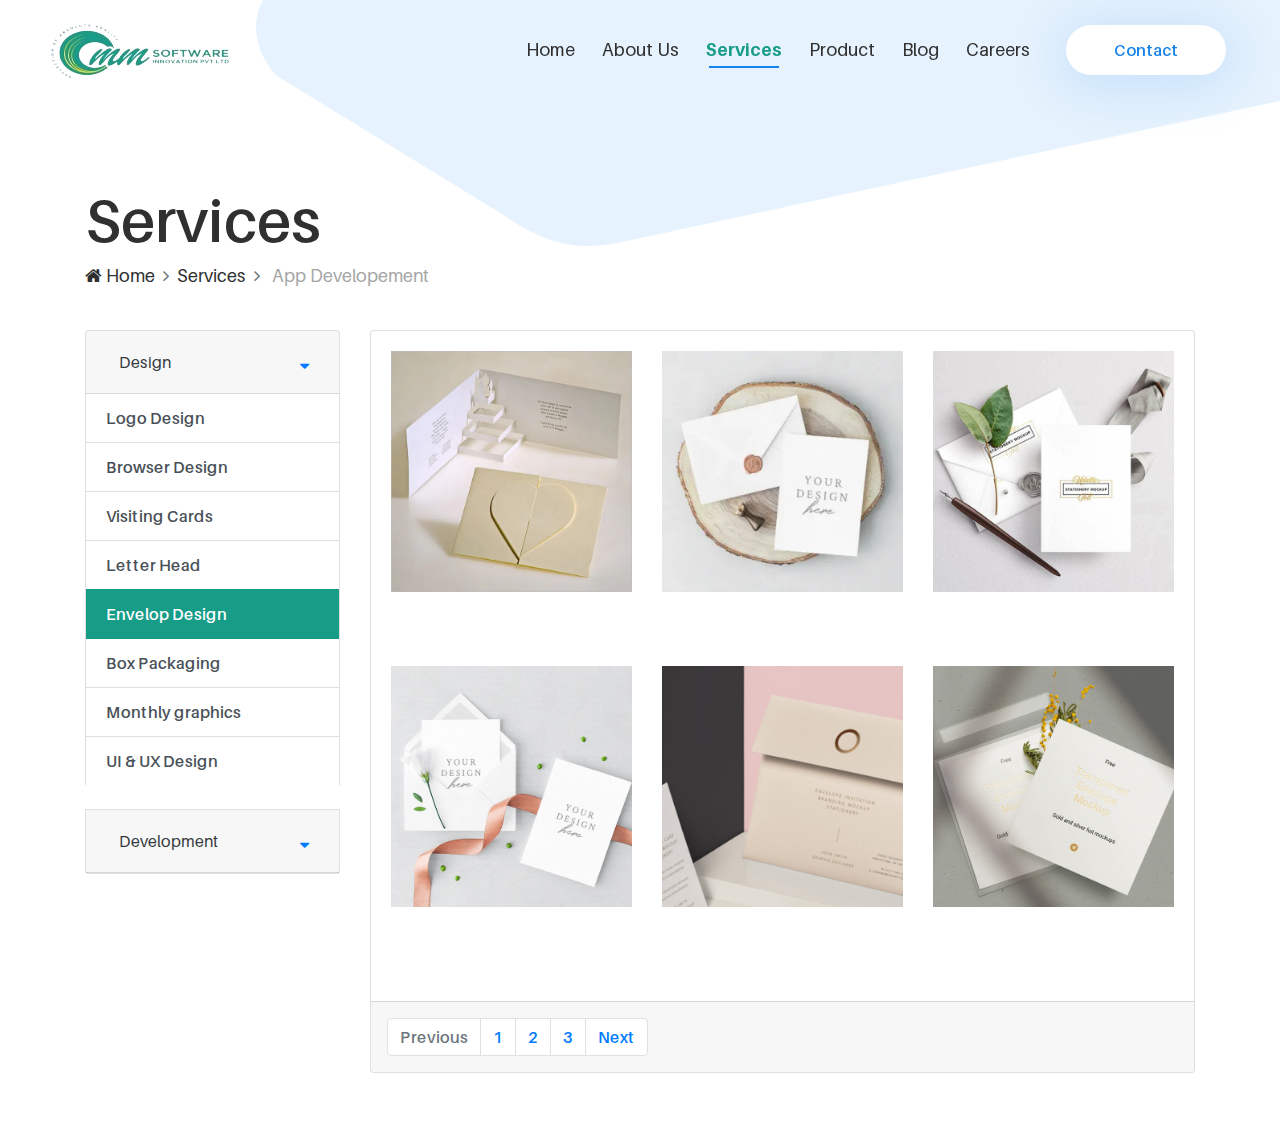
<file: envelope.html>
<!DOCTYPE html>
<html lang="en">
  <head>
    <meta charset="UTF-8" />
    <meta name="description" content="uza - Model Agency HTML5 Template" />
    <meta http-equiv="X-UA-Compatible" content="IE=edge" />
    <meta
      name="viewport"
      content="width=device-width, initial-scale=1, shrink-to-fit=no"
    />

    <!-- Title -->
    <title>Omm Software</title>

    <!-- Favicon -->
    <link rel="icon" href="./img/bg-img/logo.jpg" />

    <!-- Core Stylesheet -->
    <link rel="stylesheet" href="style.css" />

    <!-- responsive style -->
    <link rel="stylesheet" href="./css/Responsive.css" />
  </head>

  <body>
    <!-- Preloader -->
    <div id="preloader">
      <div class="wrapper">
        <div class="cssload-loader"></div>
      </div>
    </div>

    <!-- ***** Top Search Area Start ***** -->
    <div class="top-search-area">
      <!-- Search Modal -->
      <div
        class="modal fade"
        id="searchModal"
        tabindex="-1"
        role="dialog"
        aria-hidden="true"
      >
        <div class="modal-dialog modal-dialog-centered" role="document">
          <div class="modal-content">
            <div class="modal-body">
              <!-- Close Button -->
              <button type="button" class="btn close-btn" data-dismiss="modal">
                <i class="fa fa-times"></i>
              </button>
              <!-- Form -->
              <form action="index.html" method="post">
                <input
                  type="search"
                  name="top-search-bar"
                  class="form-control"
                  placeholder="Search and hit enter..."
                />
                <button type="submit">Search</button>
              </form>
            </div>
          </div>
        </div>
      </div>
    </div>
    <!-- ***** Top Search Area End ***** -->

    <!-- ***** Header Area Start ***** -->
    <header class="header-area">
      <!-- Main Header Start -->
      <div class="main-header-area">
        <div class="classy-nav-container breakpoint-off">
          <!-- Classy Menu -->
          <nav class="classy-navbar justify-content-between" id="uzaNav">
            <!-- Logo -->
            <a class="nav-brand" href="index.html"
              ><img src="./img/core-img/logo.png" alt=""
            /></a>

            <!-- Navbar Toggler -->
            <div class="classy-navbar-toggler">
              <span class="navbarToggler"
                ><span></span><span></span><span></span
              ></span>
            </div>

            <!-- Menu -->
            <div class="classy-menu">
              <!-- Menu Close Button -->
              <div class="classycloseIcon">
                <div class="cross-wrap">
                  <span class="top"></span><span class="bottom"></span>
                </div>
              </div>

              <!-- Nav Start -->
              <div class="classynav">
                <ul id="nav">
                  <li><a href="./index.html">Home</a></li>
                  <li><a href="./about.html">About Us</a></li>
                  <li class="current-item">
                    <a href="logo-design.html">Services</a>
                  </li>
                  <li><a href="product.html">Product</a></li>

                  <li>
                    <a href="blog.html">Blog</a>
                  </li>
                  <li><a href="./careers.html"> Careers</a></li>
                </ul>

                <!-- Get A Quote -->
                <div class="get-a-quote ml-4 mr-3">
                  <a href="./contact.html" class="btn uza-btn">Contact</a>
                </div>
              </div>
              <!-- Nav End -->
            </div>
          </nav>
        </div>
      </div>
    </header>
    <!-- ***** Header Area End ***** -->

    <!-- ***** Breadcrumb Area Start ***** -->
    <div class="breadcrumb-area">
      <div class="container h-100">
        <div class="row h-100 align-items-end">
          <div class="col-12">
            <div class="breadcumb--con">
              <h2 class="title">Services</h2>
              <nav aria-label="breadcrumb">
                <ol class="breadcrumb">
                  <li class="breadcrumb-item">
                    <a href="#"><i class="fa fa-home"></i> Home</a>
                  </li>
                  <li class="breadcrumb-item"><a href="#">Services</a></li>
                  <li class="breadcrumb-item active" aria-current="page">
                    App Developement
                  </li>
                </ol>
              </nav>
            </div>
          </div>
        </div>
      </div>

      <!-- Background Curve -->
      <div class="breadcrumb-bg-curve">
        <img src="./img/core-img/curve-5.png" alt="" />
      </div>
    </div>
    <!-- ***** Breadcrumb Area End ***** -->

    <!-- ***** Portfolio Single Area Start ***** -->

    <div class="container">
      <div class="row mb-5">
        <div class="col-md-3">
          <div class="accordion" id="accordionExample">
            <div class="card mb-4">
              <div class="card-header" id="headingOne">
                <h2 class="mb-0">
                  <button
                    class="btn btn-link btn-block text-left"
                    type="button"
                    data-toggle="collapse"
                    data-target="#collapseOne"
                    aria-expanded="false"
                    aria-controls="collapseOne"
                  >
                    <div class="row">
                      <div class="col-10 text-dark fw-bold">Design</div>
                      <div class="col-2">
                        <i class="fa fas fa-sort-down"></i>
                      </div>
                    </div>
                  </button>
                </h2>
              </div>

              <div
                id="collapseOne"
                class="collapse show"
                aria-labelledby="headingOne"
                data-parent="#accordionExample"
              >
                <div class="">
                  <div class="list-group list-group-flush">
                    <a
                      href="logo-design.html"
                      class="list-group-item list-group-item-action"
                      >Logo Design</a
                    >
                    <a
                      href="browser-design.html"
                      class="list-group-item list-group-item-action"
                      >Browser Design</a
                    >
                    <a
                      href="visiting-cards.html"
                      class="list-group-item list-group-item-action"
                      >Visiting Cards</a
                    >
                    <a
                      href="leeter-head.html"
                      class="list-group-item list-group-item-action"
                      >Letter Head</a
                    >
                    <a
                      href="envelope.html"
                      class="list-group-item list-group-item-action active"
                      >Envelop Design</a
                    >
                    <a
                      href="packaging.html"
                      class="list-group-item list-group-item-action"
                      >Box Packaging</a
                    >
                    <a
                      href="graphics.html"
                      class="list-group-item list-group-item-action"
                      >Monthly graphics</a
                    >
                    <a
                      href="ui-ux.html"
                      class="list-group-item list-group-item-action"
                      >UI & UX Design</a
                    >
                  </div>
                </div>
              </div>
            </div>
            <div class="card mb-4">
              <div class="card-header" id="headingTwo">
                <h2 class="mb-0">
                  <button
                    class="btn btn-link btn-block text-left collapsed"
                    type="button"
                    data-toggle="collapse"
                    data-target="#collapseTwo"
                    aria-expanded="false"
                    aria-controls="collapseTwo"
                  >
                    <div class="row">
                      <div class="col-10 text-dark fw-bold">Development</div>
                      <div class="col-2">
                        <i class="fa fas fa-sort-down"></i>
                      </div>
                    </div>
                  </button>
                </h2>
              </div>
              <div
                id="collapseTwo"
                class="collapse"
                aria-labelledby="headingTwo"
                data-parent="#accordionExample"
              >
                <div class="card-body p-0 collapse show" id="collapseExample1">
                  <ul class="list-group list-group-flush">
                    <li
                      class="list-group-item p-2 d-flex justify-content-between align-items-center"
                    >
                      <a
                        href="web-design.html"
                        class="list-group-item list-group-item-action"
                        >Website design and development</a
                      >
                    </li>
                    <li
                      class="list-group-item p-2 d-flex justify-content-between align-items-center"
                    >
                      <a
                        href="web-application.html"
                        class="list-group-item list-group-item-action"
                        >Web Application</a
                      >
                    </li>
                    <li
                      class="list-group-item p-2 d-flex justify-content-between align-items-center"
                    >
                      <a
                        href="e-commerence-single.html"
                        class="list-group-item list-group-item-action"
                        >Ecommerce Single</a
                      >
                    </li>
                    <li
                      class="list-group-item p-2 d-flex justify-content-between align-items-center"
                    >
                      <a
                        href="multi-vendor.html"
                        class="list-group-item list-group-item-action"
                        >Multi Vendors Application</a
                      >
                    </li>
                    <li
                      class="list-group-item p-2 d-flex justify-content-between align-items-center"
                    >
                      <a
                        href="erp.html"
                        class="list-group-item list-group-item-action"
                        >ERP Software</a
                      >
                    </li>
                    <li
                      class="list-group-item p-2 d-flex justify-content-between align-items-center"
                    >
                      <a
                        href="crm-hrms.html"
                        class="list-group-item list-group-item-action"
                        >CRM & HRMS Software</a
                      >
                    </li>
                    <li
                      class="list-group-item p-2 d-flex justify-content-between align-items-center"
                    >
                      <a
                        href="school-hospital.html"
                        class="list-group-item list-group-item-action"
                        >School & Hospital Management</a
                      >
                    </li>

                    <li
                      class="list-group-item p-2 d-flex justify-content-between align-items-center"
                    >
                      <a
                        href="gaming.html"
                        class="list-group-item list-group-item-action"
                        >Gameing Software</a
                      >
                    </li>
                    <li
                      class="list-group-item p-2 d-flex justify-content-between align-items-center"
                    >
                      <a
                        href="banking.html"
                        class="list-group-item list-group-item-action"
                        >Banking Software</a
                      >
                    </li>
                    <li
                      class="list-group-item p-2 d-flex justify-content-between align-items-center"
                    >
                      <a
                        href="android-ios.html"
                        class="list-group-item list-group-item-action"
                      >
                        Android & IOS Development</a
                      >
                    </li>
                  </ul>
                </div>
              </div>
            </div>
          </div>
        </div>
        <div class="col-md-9">
          <div class="card">
            <div class="card-body">
              <div class="row">
                <div class="col-md-4 mb-4">
                  <div class="">
                    <div class="single-portfolio-slide">
                      <img src="./img/services/envelope/1.png" alt="" />
                      <!-- Overlay Effect -->
                      <div class="overlay-effect">
                        <h4>Envelop Design</h4>
                        <p style="text-align: justify">
                          Envelope design is crucial to sales letter success.
                          Without stellar envelope design, your letters will
                          never get opened.
                        </p>
                      </div>
                      <!-- View More -->
                      <div class="view-more-btn">
                        <a href="#"><i class="arrow_right"></i></a>
                      </div>
                    </div>
                  </div>
                </div>
                <div class="col-md-4 mb-4">
                  <div class="">
                    <div class="single-portfolio-slide">
                      <img src="./img/services/envelope/2.png" alt="" />
                      <!-- Overlay Effect -->
                      <div class="overlay-effect">
                        <h4>Envelop Design</h4>
                        <p style="text-align: justify">
                          Envelope design is crucial to sales letter success.
                          Without stellar envelope design, your letters will
                          never get opened.
                        </p>
                      </div>
                      <!-- View More -->
                      <div class="view-more-btn">
                        <a href="#"><i class="arrow_right"></i></a>
                      </div>
                    </div>
                  </div>
                </div>
                <div class="col-md-4 mb-4">
                  <div class="">
                    <div class="single-portfolio-slide">
                      <img src="./img/services/envelope/3.png" alt="" />
                      <!-- Overlay Effect -->
                      <div class="overlay-effect">
                        <h4>Envelop Design</h4>
                        <p style="text-align: justify">
                          Envelope design is crucial to sales letter success.
                          Without stellar envelope design, your letters will
                          never get opened.
                        </p>
                      </div>
                      <!-- View More -->
                      <div class="view-more-btn">
                        <a href="#"><i class="arrow_right"></i></a>
                      </div>
                    </div>
                  </div>
                </div>
                <div class="col-md-4 mb-4">
                  <div class="">
                    <div class="single-portfolio-slide">
                      <img src="./img/services/envelope/4.png" alt="" />
                      <!-- Overlay Effect -->
                      <div class="overlay-effect">
                        <h4>Envelop Design</h4>
                        <p style="text-align: justify">
                          Envelope design is crucial to sales letter success.
                          Without stellar envelope design, your letters will
                          never get opened.
                        </p>
                      </div>
                      <!-- View More -->
                      <div class="view-more-btn">
                        <a href="#"><i class="arrow_right"></i></a>
                      </div>
                    </div>
                  </div>
                </div>
                <div class="col-md-4 mb-4">
                  <div class="">
                    <div class="single-portfolio-slide">
                      <img src="./img/services/envelope/5.png" alt="" />
                      <!-- Overlay Effect -->
                      <div class="overlay-effect">
                        <h4>Envelop Design</h4>
                        <p style="text-align: justify">
                          Envelope design is crucial to sales letter success.
                          Without stellar envelope design, your letters will
                          never get opened.
                        </p>
                      </div>
                      <!-- View More -->
                      <div class="view-more-btn">
                        <a href="#"><i class="arrow_right"></i></a>
                      </div>
                    </div>
                  </div>
                </div>
                <div class="col-md-4 mb-4">
                  <div class="">
                    <div class="single-portfolio-slide">
                      <img src="./img/services/envelope/6.png" alt="" />
                      <!-- Overlay Effect -->
                      <div class="overlay-effect">
                        <h4>Envelop Design</h4>
                        <p style="text-align: justify">
                          Envelope design is crucial to sales letter success.
                          Without stellar envelope design, your letters will
                          never get opened.
                        </p>
                      </div>
                      <!-- View More -->
                      <div class="view-more-btn">
                        <a href="#"><i class="arrow_right"></i></a>
                      </div>
                    </div>
                  </div>
                </div>
              </div>
            </div>
            <div class="card-footer p-3">
              <div class="row">
                <div class="col-md-6">
                  <ul class="pagination m-0">
                    <li class="page-item disabled">
                      <a
                        class="page-link"
                        href="#"
                        tabindex="-1"
                        aria-disabled="true"
                        >Previous</a
                      >
                    </li>
                    <li class="page-item">
                      <a class="page-link" href="#">1</a>
                    </li>
                    <li class="page-item">
                      <a class="page-link" href="#">2</a>
                    </li>
                    <li class="page-item">
                      <a class="page-link" href="#">3</a>
                    </li>
                    <li class="page-item">
                      <a class="page-link" href="#">Next</a>
                    </li>
                  </ul>
                </div>
              </div>
            </div>
          </div>
        </div>
      </div>
    </div>
    <!-- ***** Portfolio Single Area End ***** -->

    <!-- ***** Footer Area Start ***** -->

    <!-- ***** Footer Area End ***** -->

    <!-- ******* All JS Files ******* -->
    <!-- jQuery js -->
    <script src="js/jquery.min.js"></script>
    <!-- Popper js -->
    <script src="js/popper.min.js"></script>
    <!-- Bootstrap js -->
    <script src="js/bootstrap.min.js"></script>
    <!-- All js -->
    <script src="js/uza.bundle.js"></script>
    <!-- Active js -->
    <script src="js/default-assets/active.js"></script>
  </body>
</html>
</file>
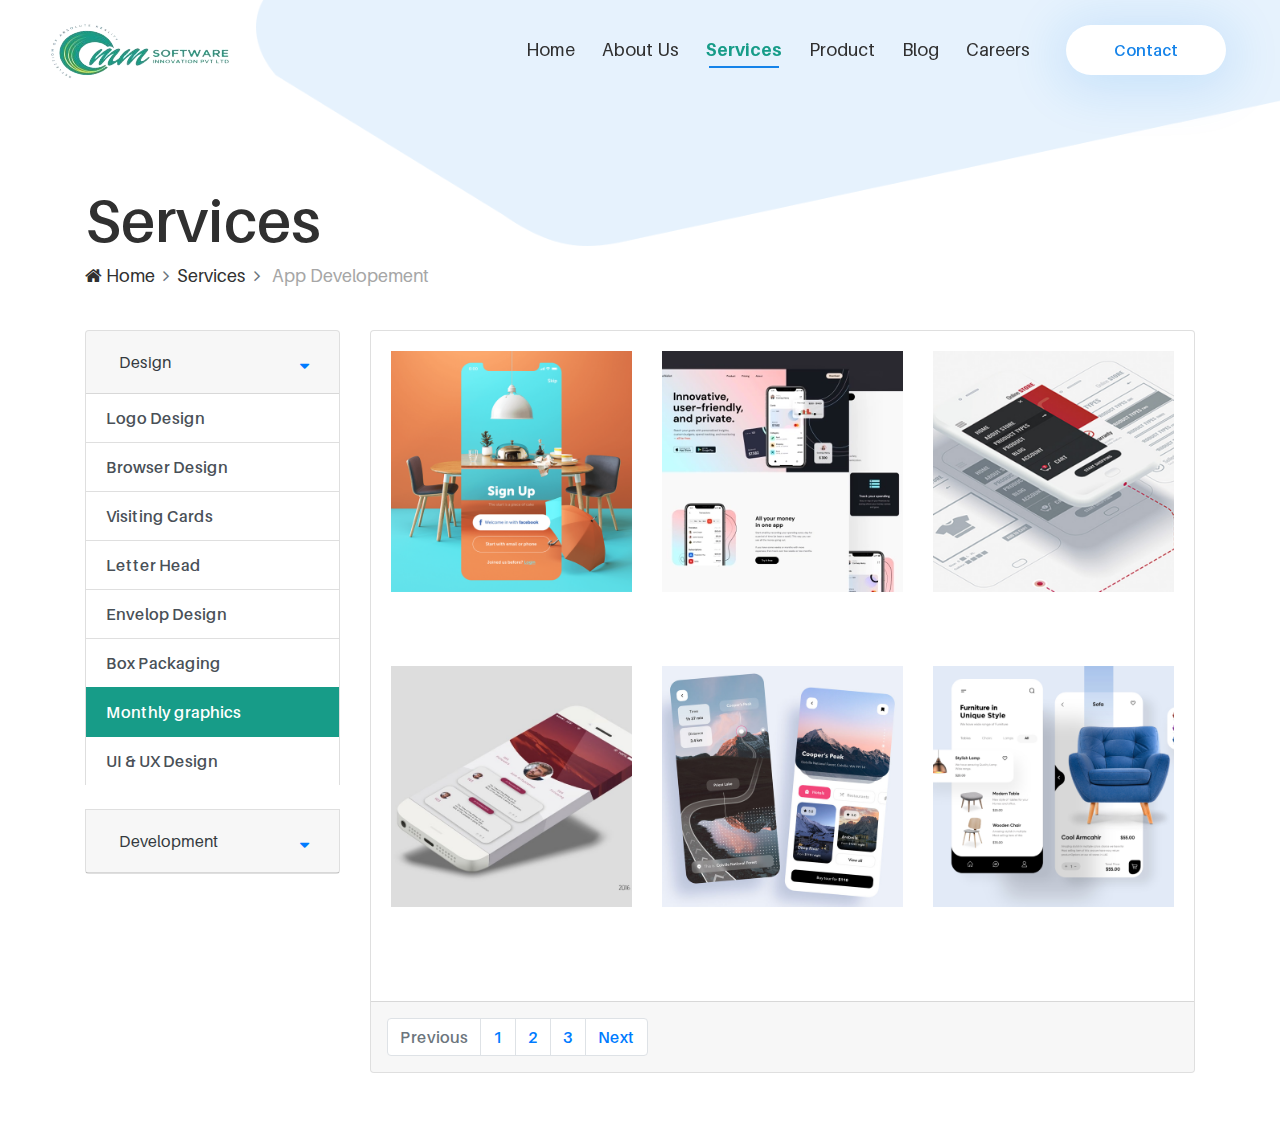
<file: graphics.html>
<!DOCTYPE html>
<html lang="en">
  <head>
    <meta charset="UTF-8" />
    <meta name="description" content="uza - Model Agency HTML5 Template" />
    <meta http-equiv="X-UA-Compatible" content="IE=edge" />
    <meta
      name="viewport"
      content="width=device-width, initial-scale=1, shrink-to-fit=no"
    />

    <!-- Title -->
    <title>Omm Software</title>

    <!-- Favicon -->
    <link rel="icon" href="./img/bg-img/logo.jpg" />

    <!-- Core Stylesheet -->
    <link rel="stylesheet" href="style.css" />

    <!-- responsive style -->
    <link rel="stylesheet" href="./css/Responsive.css" />
  </head>

  <body>
    <!-- Preloader -->
    <div id="preloader">
      <div class="wrapper">
        <div class="cssload-loader"></div>
      </div>
    </div>

    <!-- ***** Top Search Area Start ***** -->
    <div class="top-search-area">
      <!-- Search Modal -->
      <div
        class="modal fade"
        id="searchModal"
        tabindex="-1"
        role="dialog"
        aria-hidden="true"
      >
        <div class="modal-dialog modal-dialog-centered" role="document">
          <div class="modal-content">
            <div class="modal-body">
              <!-- Close Button -->
              <button type="button" class="btn close-btn" data-dismiss="modal">
                <i class="fa fa-times"></i>
              </button>
              <!-- Form -->
              <form action="index.html" method="post">
                <input
                  type="search"
                  name="top-search-bar"
                  class="form-control"
                  placeholder="Search and hit enter..."
                />
                <button type="submit">Search</button>
              </form>
            </div>
          </div>
        </div>
      </div>
    </div>
    <!-- ***** Top Search Area End ***** -->

    <!-- ***** Header Area Start ***** -->
    <header class="header-area">
      <!-- Main Header Start -->
      <div class="main-header-area">
        <div class="classy-nav-container breakpoint-off">
          <!-- Classy Menu -->
          <nav class="classy-navbar justify-content-between" id="uzaNav">
            <!-- Logo -->
            <a class="nav-brand" href="index.html"
              ><img src="./img/core-img/logo.png" alt=""
            /></a>

            <!-- Navbar Toggler -->
            <div class="classy-navbar-toggler">
              <span class="navbarToggler"
                ><span></span><span></span><span></span
              ></span>
            </div>

            <!-- Menu -->
            <div class="classy-menu">
              <!-- Menu Close Button -->
              <div class="classycloseIcon">
                <div class="cross-wrap">
                  <span class="top"></span><span class="bottom"></span>
                </div>
              </div>

              <!-- Nav Start -->
              <div class="classynav">
                <ul id="nav">
                  <li><a href="./index.html">Home</a></li>
                  <li><a href="./about.html">About Us</a></li>
                  <li class="current-item">
                    <a href="logo-design.html">Services</a>
                  </li>
                  <li><a href="product.html">Product</a></li>

                  <li>
                    <a href="blog.html">Blog</a>
                  </li>
                  <li><a href="./careers.html"> Careers</a></li>
                </ul>

                <!-- Get A Quote -->
                <div class="get-a-quote ml-4 mr-3">
                  <a href="./contact.html" class="btn uza-btn">Contact</a>
                </div>
              </div>
              <!-- Nav End -->
            </div>
          </nav>
        </div>
      </div>
    </header>
    <!-- ***** Header Area End ***** -->

    <!-- ***** Breadcrumb Area Start ***** -->
    <div class="breadcrumb-area">
      <div class="container h-100">
        <div class="row h-100 align-items-end">
          <div class="col-12">
            <div class="breadcumb--con">
              <h2 class="title">Services</h2>
              <nav aria-label="breadcrumb">
                <ol class="breadcrumb">
                  <li class="breadcrumb-item">
                    <a href="#"><i class="fa fa-home"></i> Home</a>
                  </li>
                  <li class="breadcrumb-item"><a href="#">Services</a></li>
                  <li class="breadcrumb-item active" aria-current="page">
                    App Developement
                  </li>
                </ol>
              </nav>
            </div>
          </div>
        </div>
      </div>

      <!-- Background Curve -->
      <div class="breadcrumb-bg-curve">
        <img src="./img/core-img/curve-5.png" alt="" />
      </div>
    </div>
    <!-- ***** Breadcrumb Area End ***** -->

    <!-- ***** Portfolio Single Area Start ***** -->

    <div class="container">
      <div class="row mb-5">
        <div class="col-md-3">
          <div class="accordion" id="accordionExample">
            <div class="card mb-4">
              <div class="card-header" id="headingOne">
                <h2 class="mb-0">
                  <button
                    class="btn btn-link btn-block text-left"
                    type="button"
                    data-toggle="collapse"
                    data-target="#collapseOne"
                    aria-expanded="false"
                    aria-controls="collapseOne"
                  >
                    <div class="row">
                      <div class="col-10 text-dark fw-bold">Design</div>
                      <div class="col-2">
                        <i class="fa fas fa-sort-down"></i>
                      </div>
                    </div>
                  </button>
                </h2>
              </div>

              <div
                id="collapseOne"
                class="collapse show"
                aria-labelledby="headingOne"
                data-parent="#accordionExample"
              >
                <div class="">
                  <div class="list-group list-group-flush">
                    <a
                      href="logo-design.html"
                      class="list-group-item list-group-item-action"
                      >Logo Design</a
                    >
                    <a
                      href="browser-design.html"
                      class="list-group-item list-group-item-action"
                      >Browser Design</a
                    >
                    <a
                      href="visiting-cards.html"
                      class="list-group-item list-group-item-action"
                      >Visiting Cards</a
                    >
                    <a
                      href="leeter-head.html"
                      class="list-group-item list-group-item-action"
                      >Letter Head</a
                    >
                    <a
                      href="envelope.html"
                      class="list-group-item list-group-item-action"
                      >Envelop Design</a
                    >
                    <a
                      href="packaging.html"
                      class="list-group-item list-group-item-action"
                      >Box Packaging</a
                    >
                    <a
                      href="graphics.html"
                      class="list-group-item list-group-item-action active"
                      >Monthly graphics</a
                    >
                    <a
                      href="ui-ux.html"
                      class="list-group-item list-group-item-action"
                      >UI & UX Design</a
                    >
                  </div>
                </div>
              </div>
            </div>
            <div class="card mb-4">
              <div class="card-header" id="headingTwo">
                <h2 class="mb-0">
                  <button
                    class="btn btn-link btn-block text-left collapsed"
                    type="button"
                    data-toggle="collapse"
                    data-target="#collapseTwo"
                    aria-expanded="false"
                    aria-controls="collapseTwo"
                  >
                    <div class="row">
                      <div class="col-10 text-dark fw-bold">Development</div>
                      <div class="col-2">
                        <i class="fa fas fa-sort-down"></i>
                      </div>
                    </div>
                  </button>
                </h2>
              </div>
              <div
                id="collapseTwo"
                class="collapse"
                aria-labelledby="headingTwo"
                data-parent="#accordionExample"
              >
                <div class="card-body p-0 collapse show" id="collapseExample1">
                  <ul class="list-group list-group-flush">
                    <li
                      class="list-group-item p-2 d-flex justify-content-between align-items-center"
                    >
                      <a
                        href="web-design.html"
                        class="list-group-item list-group-item-action"
                        >Website design and development</a
                      >
                    </li>
                    <li
                      class="list-group-item p-2 d-flex justify-content-between align-items-center"
                    >
                      <a
                        href="web-application.html"
                        class="list-group-item list-group-item-action"
                        >Web Application</a
                      >
                    </li>
                    <li
                      class="list-group-item p-2 d-flex justify-content-between align-items-center"
                    >
                      <a
                        href="e-commerence-single.html"
                        class="list-group-item list-group-item-action"
                        >Ecommerce Single</a
                      >
                    </li>
                    <li
                      class="list-group-item p-2 d-flex justify-content-between align-items-center"
                    >
                      <a
                        href="multi-vendor.html"
                        class="list-group-item list-group-item-action"
                        >Multi Vendors Application</a
                      >
                    </li>
                    <li
                      class="list-group-item p-2 d-flex justify-content-between align-items-center"
                    >
                      <a
                        href="erp.html"
                        class="list-group-item list-group-item-action"
                        >ERP Software</a
                      >
                    </li>
                    <li
                      class="list-group-item p-2 d-flex justify-content-between align-items-center"
                    >
                      <a
                        href="crm-hrms.html"
                        class="list-group-item list-group-item-action"
                        >CRM & HRMS Software</a
                      >
                    </li>
                    <li
                      class="list-group-item p-2 d-flex justify-content-between align-items-center"
                    >
                      <a
                        href="school-hospital.html"
                        class="list-group-item list-group-item-action"
                        >School & Hospital Management</a
                      >
                    </li>

                    <li
                      class="list-group-item p-2 d-flex justify-content-between align-items-center"
                    >
                      <a
                        href="gaming.html"
                        class="list-group-item list-group-item-action"
                        >Gameing Software</a
                      >
                    </li>
                    <li
                      class="list-group-item p-2 d-flex justify-content-between align-items-center"
                    >
                      <a
                        href="banking.html"
                        class="list-group-item list-group-item-action"
                        >Banking Software</a
                      >
                    </li>
                    <li
                      class="list-group-item p-2 d-flex justify-content-between align-items-center"
                    >
                      <a
                        href="android-ios.html"
                        class="list-group-item list-group-item-action"
                      >
                        Android & IOS Development</a
                      >
                    </li>
                  </ul>
                </div>
              </div>
            </div>
          </div>
        </div>
        <div class="col-md-9">
          <div class="card">
            <div class="card-body">
              <div class="row">
                <div class="col-md-4 mb-4">
                  <div class="">
                    <div class="single-portfolio-slide">
                      <img src="./img/services/graphics/1.png" alt="" />
                      <!-- Overlay Effect -->
                      <div class="overlay-effect">
                        <h5>Monthly graphics</h5>
                        <p style="text-align: justify">
                          Graphic Design is the process of creating visual
                          content to communicate information/messages to the
                          masses. Considered to be a sub-set of Communication
                          ...
                        </p>
                      </div>
                      <!-- View More -->
                      <div class="view-more-btn">
                        <a href="#"><i class="arrow_right"></i></a>
                      </div>
                    </div>
                  </div>
                </div>
                <div class="col-md-4 mb-4">
                  <div class="">
                    <div class="single-portfolio-slide">
                      <img src="./img/services/graphics/2.png" alt="" />
                      <!-- Overlay Effect -->
                      <div class="overlay-effect">
                        <h5>Monthly graphics</h5>
                        <p style="text-align: justify">
                          Graphic Design is the process of creating visual
                          content to communicate information/messages to the
                          masses. Considered to be a sub-set of Communication
                          ...
                        </p>
                      </div>
                      <!-- View More -->
                      <div class="view-more-btn">
                        <a href="#"><i class="arrow_right"></i></a>
                      </div>
                    </div>
                  </div>
                </div>
                <div class="col-md-4 mb-4">
                  <div class="">
                    <div class="single-portfolio-slide">
                      <img src="./img/services/graphics/3.png" alt="" />
                      <!-- Overlay Effect -->
                      <div class="overlay-effect">
                        <h5>Monthly graphics</h5>
                        <p style="text-align: justify">
                          Graphic Design is the process of creating visual
                          content to communicate information/messages to the
                          masses. Considered to be a sub-set of Communication
                          ...
                        </p>
                      </div>
                      <!-- View More -->
                      <div class="view-more-btn">
                        <a href="#"><i class="arrow_right"></i></a>
                      </div>
                    </div>
                  </div>
                </div>
                <div class="col-md-4 mb-4">
                  <div class="">
                    <div class="single-portfolio-slide">
                      <img src="./img/services/graphics/4.png" alt="" />
                      <!-- Overlay Effect -->
                      <div class="overlay-effect">
                        <h5>Monthly graphics</h5>
                        <p style="text-align: justify">
                          Graphic Design is the process of creating visual
                          content to communicate information/messages to the
                          masses. Considered to be a sub-set of Communication
                          ...
                        </p>
                      </div>
                      <!-- View More -->
                      <div class="view-more-btn">
                        <a href="#"><i class="arrow_right"></i></a>
                      </div>
                    </div>
                  </div>
                </div>
                <div class="col-md-4 mb-4">
                  <div class="">
                    <div class="single-portfolio-slide">
                      <img src="./img/services/graphics/5.png" alt="" />
                      <!-- Overlay Effect -->
                      <div class="overlay-effect">
                        <h5>Monthly graphics</h5>
                        <p style="text-align: justify">
                          Graphic Design is the process of creating visual
                          content to communicate information/messages to the
                          masses. Considered to be a sub-set of Communication
                          ...
                        </p>
                      </div>
                      <!-- View More -->
                      <div class="view-more-btn">
                        <a href="#"><i class="arrow_right"></i></a>
                      </div>
                    </div>
                  </div>
                </div>
                <div class="col-md-4 mb-4">
                  <div class="">
                    <div class="single-portfolio-slide">
                      <img src="./img/services/graphics/6.png" alt="" />
                      <!-- Overlay Effect -->
                      <div class="overlay-effect">
                        <h5>Monthly graphics</h5>
                        <p style="text-align: justify">
                          Graphic Design is the process of creating visual
                          content to communicate information/messages to the
                          masses. Considered to be a sub-set of Communication
                          ...
                        </p>
                      </div>
                      <!-- View More -->
                      <div class="view-more-btn">
                        <a href="#"><i class="arrow_right"></i></a>
                      </div>
                    </div>
                  </div>
                </div>
              </div>
            </div>
            <div class="card-footer p-3">
              <div class="row">
                <div class="col-md-6">
                  <ul class="pagination m-0">
                    <li class="page-item disabled">
                      <a
                        class="page-link"
                        href="#"
                        tabindex="-1"
                        aria-disabled="true"
                        >Previous</a
                      >
                    </li>
                    <li class="page-item">
                      <a class="page-link" href="#">1</a>
                    </li>
                    <li class="page-item">
                      <a class="page-link" href="#">2</a>
                    </li>
                    <li class="page-item">
                      <a class="page-link" href="#">3</a>
                    </li>
                    <li class="page-item">
                      <a class="page-link" href="#">Next</a>
                    </li>
                  </ul>
                </div>
              </div>
            </div>
          </div>
        </div>
      </div>
    </div>
    <!-- ***** Portfolio Single Area End ***** -->

    <!-- ***** Footer Area Start ***** -->

    <!-- ***** Footer Area End ***** -->

    <!-- ******* All JS Files ******* -->
    <!-- jQuery js -->
    <script src="js/jquery.min.js"></script>
    <!-- Popper js -->
    <script src="js/popper.min.js"></script>
    <!-- Bootstrap js -->
    <script src="js/bootstrap.min.js"></script>
    <!-- All js -->
    <script src="js/uza.bundle.js"></script>
    <!-- Active js -->
    <script src="js/default-assets/active.js"></script>
  </body>
</html>
</file>
<file: css/Responsive.css>
/***work responsive  ***/
@media (min-width: 1400px) {
}
@media (max-width: 1399px) {
}
@media (max-width: 1199px) {
}
@media (max-width: 991px) {
}

@media (max-width: 767px) {
  .bold {
    display: none;
  }
  .intro-heading h2 {
    font-size: 25px;
    margin-top: -2rem;
  }
}

@media (max-width: 570px) {
  .bold {
    display: none;
  }
  .intro-heading h2 {
    font-size: 25px;
    margin-top: -2rem;
  }
}
@media (max-width: 560px) {
  .bold {
    display: none;
  }
  .intro-heading h2 {
    font-size: 25px;
    margin-top: -2rem;
  }
}
@media (max-width: 540px) {
  .bold {
    display: none;
  }
  .intro-heading h2 {
    font-size: 25px;
    margin-top: -2rem;
  }
}
@media (max-width: 520px) {
  .bold {
    display: none;
  }
  .intro-heading h2 {
    font-size: 25px;
    margin-top: -2rem;
  }
}

@media (max-width: 500px) {
  .bold {
    display: none;
  }
  .intro-heading h2 {
    font-size: 25px;
    margin-top: -2rem;
  }
}

@media (max-width: 480px) {
  .bold {
    display: none;
  }
  .intro-heading h2 {
    font-size: 25px;
    margin-top: -2rem;
  }
}
@media (max-width: 460px) {
  .bold {
    display: none;
  }
  .intro-heading h2 {
    font-size: 25px;
    margin-top: -2rem;
  }
}
@media (max-width: 440px) {
  .bold {
    display: none;
  }
  .intro-heading h2 {
    font-size: 25px;
    margin-top: -2rem;
  }
}
@media (max-width: 420px) {
  .bold {
    display: none;
  }
  .intro-heading h2 {
    font-size: 25px;
    margin-top: -2rem;
  }
}
@media (max-width: 400px) {
  .bold {
    display: none;
  }
  .intro-heading h2 {
    font-size: 25px;
    margin-top: -2rem;
  }
}

@media (max-width: 380px) {
  .bold {
    display: none;
  }
  .intro-heading h2 {
    font-size: 25px;
    margin-top: -2rem;
  }
}

@media (max-width: 360px) {
  .bold {
    display: none;
  }
  .intro-heading h2 {
    font-size: 25px;
    margin-top: -2rem;
  }
}
@media (max-width: 340px) {
  .bold {
    display: none;
  }
  .intro-heading h2 {
    font-size: 25px;
    margin-top: -2rem;
  }
}
</file>
<file: style.css>
/* Import Fonts & All CSS */
@import url(fonts/aileron-font-style.css);
@import url(css/bootstrap.min.css);
@import url(css/animate.css);
@import url(css/default-assets/classy-nav.css);
@import url(css/owl.carousel.min.css);
@import url(css/magnific-popup.css);
@import url(css/font-awesome.min.css);
@import url(css/style.css);
/* :: 1.0 Reboot CSS */
* {
  margin: 0;
  padding: 0;
}

body {
  font-family: "Aileron";
  font-weight: 400;
  font-size: 14px;
}
body::-webkit-scrollbar {
  width: 0;
}

h1,
h2,
h3,
h4,
h5,
h6 {
  font-family: "Aileron";
  color: #303030;
  line-height: 1.4;
  font-weight: 600;
}

a,
a:active,
a:focus,
a:hover {
  font-family: "Aileron";
  color: #303030;
  text-decoration: none;
  -webkit-transition-duration: 500ms;
  -o-transition-duration: 500ms;
  transition-duration: 500ms;
  outline: none;
  font-size: 16px;
  font-weight: 600;
}

li {
  list-style: none;
}

p {
  line-height: 2;
  color: #707070;
  font-size: 16px;
  font-weight: normal;
}

img {
  max-width: 100%;
  height: auto;
}

ul {
  margin: 0;
  padding: 0;
}
ul li {
  margin: 0;
  padding: 0;
}

.bg-overlay {
  position: relative;
  z-index: 1;
}
.bg-overlay::after {
  position: absolute;
  content: "";
  height: 100%;
  width: 100%;
  top: 0;
  left: 0;
  z-index: -1;
  background-color: rgba(0, 0, 0, 0.5);
}

.bg-img {
  background-position: center center;
  background-size: cover;
  background-repeat: no-repeat;
}

.jarallax {
  position: relative;
  z-index: 0;
}
.jarallax > .jarallax-img {
  position: absolute;
  object-fit: cover;
  font-family: "object-fit: cover";
  top: 0;
  left: 0;
  width: 100%;
  height: 100%;
  z-index: -1;
}

.mfp-iframe-holder .mfp-close {
  top: 0;
  width: 30px;
  height: 30px;
  background-color: #1583e9;
  text-align: center;
  right: 0;
  padding-right: 0;
  line-height: 32px;
}

.bg-transparent {
  background-color: transparent !important;
}

.bg-gray {
  background-color: #e7f2fd !important;
}

textarea:focus,
input:focus {
  outline: none;
}

/* :: 2.0 Spacing CSS */
.mt-15 {
  margin-top: 15px;
}

.mt-30 {
  margin-top: 30px;
}

.mt-40 {
  margin-top: 40px;
}

.mt-50 {
  margin-top: 50px;
}

.mt-70 {
  margin-top: 70px;
}

.mt-80 {
  margin-top: 80px;
}

.mt-100 {
  margin-top: 100px;
}

.mt-150 {
  margin-top: 150px;
}

.mr-15 {
  margin-right: 15px;
}

.mr-30 {
  margin-right: 30px;
}

.mr-50 {
  margin-right: 50px;
}

.mr-100 {
  margin-right: 100px;
}

.mb-15 {
  margin-bottom: 15px;
}

.mb-30 {
  margin-bottom: 30px;
}

.mb-40 {
  margin-bottom: 40px;
}

.mb-50 {
  margin-bottom: 50px;
}

.mb-60 {
  margin-bottom: 60px;
}

.mb-70 {
  margin-bottom: 70px;
}

.mb-80 {
  margin-bottom: 80px;
}

.mb-100 {
  margin-bottom: 100px;
}

.ml-15 {
  margin-left: 15px;
}

.ml-30 {
  margin-left: 30px;
}

.ml-50 {
  margin-left: 50px;
}

.ml-100 {
  margin-left: 100px;
}

.pt-50 {
  padding-top: 50px !important;
}

.section-padding-80 {
  padding-top: 80px;
  padding-bottom: 80px;
}

.section-padding-0-80 {
  padding-top: 0;
  padding-bottom: 80px;
}

.section-padding-80-0 {
  padding-top: 80px;
  padding-bottom: 0;
}

/* :: 3.0 Preloader CSS */
#preloader {
  position: fixed;
  width: 100%;
  height: 100%;
  z-index: 99999;
  top: 0;
  left: 0;
  background-color: rgb(23, 156, 136);
  display: -webkit-box;
  display: -ms-flexbox;
  display: flex;
  -webkit-box-align: center;
  -ms-flex-align: center;
  align-items: center;
  -webkit-box-pack: center;
  -ms-flex-pack: center;
  justify-content: center;
}

.wrapper {
  margin: auto;
  display: block;
}

.cssload-loader {
  width: 49px;
  height: 49px;
  border-radius: 50%;
  display: inline-block;
  position: relative;
  vertical-align: middle;
  background: #ffffff;
}

.cssload-loader,
.cssload-loader:after,
.cssload-loader:before {
  animation: 1.15s infinite ease-in-out;
  -o-animation: 1.15s infinite ease-in-out;
  -ms-animation: 1.15s infinite ease-in-out;
  -webkit-animation: 1.15s infinite ease-in-out;
  -moz-animation: 1.15s infinite ease-in-out;
}

.cssload-loader:after,
.cssload-loader:before {
  width: 100%;
  height: 100%;
  border-radius: 50%;
  position: absolute;
  top: 0;
  left: 0;
}

.cssload-loader {
  animation-name: cssload-loader;
  -o-animation-name: cssload-loader;
  -ms-animation-name: cssload-loader;
  -webkit-animation-name: cssload-loader;
  -moz-animation-name: cssload-loader;
}

@keyframes cssload-loader {
  from {
    transform: scale(0);
    opacity: 1;
  }
  to {
    transform: scale(1);
    opacity: 0;
  }
}
@-o-keyframes cssload-loader {
  from {
    -o-transform: scale(0);
    opacity: 1;
  }
  to {
    -o-transform: scale(1);
    opacity: 0;
  }
}
@-ms-keyframes cssload-loader {
  from {
    -ms-transform: scale(0);
    opacity: 1;
  }
  to {
    -ms-transform: scale(1);
    opacity: 0;
  }
}
@-webkit-keyframes cssload-loader {
  from {
    -webkit-transform: scale(0);
    opacity: 1;
  }
  to {
    -webkit-transform: scale(1);
    opacity: 0;
  }
}
@-moz-keyframes cssload-loader {
  from {
    -moz-transform: scale(0);
    opacity: 1;
  }
  to {
    -moz-transform: scale(1);
    opacity: 0;
  }
}
/* :: 4.0 Heading CSS */
.section-heading {
  position: relative;
  z-index: 1;
  margin-bottom: 70px;
}
.section-heading h2 {
  font-size: 48px;
  text-transform: capitalize;
  margin-bottom: 0;
  line-height: 1.1;
}
@media only screen and (min-width: 992px) and (max-width: 1199px) {
  .section-heading h2 {
    font-size: 36px;
  }
}
@media only screen and (min-width: 768px) and (max-width: 991px) {
  .section-heading h2 {
    font-size: 42px;
  }
}
@media only screen and (max-width: 767px) {
  .section-heading h2 {
    font-size: 30px;
  }
}
.section-heading p {
  margin-top: 15px;
  font-size: 18px;
  margin-bottom: 0;
  color: #a6a6a6;
}

/* :: 5.0 Backtotop CSS */
#scrollUp {
  bottom: 50px;
  font-size: 30px;
  line-height: 45px;
  right: 50px;
  width: 50px;
  background-color: rgb(23, 156, 136);
  color: #ffffff;
  text-align: center;
  height: 50px;
  -webkit-transition-duration: 500ms;
  -o-transition-duration: 500ms;
  transition-duration: 500ms;
  border-radius: 50%;
  -webkit-box-shadow: 0 6px 50px 8px rgba(21, 131, 233, 0.15);
  box-shadow: 0 6px 50px 8px rgba(21, 131, 233, 0.15);
}
#scrollUp:focus,
#scrollUp:hover {
  background-color: #000000;
  color: #ffffff;
}
@media only screen and (max-width: 767px) {
  #scrollUp {
    right: 30px;
    bottom: 30px;
  }
}

/* :: 6.0 Buttons CSS */
.uza-btn {
  position: relative;
  z-index: 1;
  min-width: 160px;
  height: 50px;
  line-height: 50px;
  font-size: 16px;
  font-weight: 600;
  display: inline-block;
  padding: 0 30px;
  text-align: center;
  text-transform: capitalize;
  color: #1583e9;
  border: none;
  border-radius: 50px;
  background-color: #ffffff;
  -webkit-transition-duration: 500ms;
  -o-transition-duration: 500ms;
  transition-duration: 500ms;
  -webkit-box-shadow: 0 6px 50px 8px rgba(21, 131, 233, 0.15);
  box-shadow: 0 6px 50px 8px rgba(21, 131, 233, 0.15);
}
.uza-btn:focus,
.uza-btn:hover {
  -webkit-box-shadow: 0 6px 50px 8px rgba(21, 131, 233, 0.15);
  box-shadow: 0 6px 50px 8px rgba(21, 131, 233, 0.15);
  background-color: rgb(23, 156, 136);
  color: #ffffff;
}
.uza-btn.btn-2 {
  background-color: rgb(23, 156, 136);
  color: #ffffff;
}
.uza-btn.btn-2:focus,
.uza-btn.btn-2:hover {
  background-color: #ffffff;
  color: #1583e9;
}
.uza-btn.btn-3 {
  border: 2px solid #1583e9;
  line-height: 46px;
}

.login-register-btn a {
  display: inline-block;
}
.login-register-btn a span {
  -webkit-transition-duration: 500ms;
  -o-transition-duration: 500ms;
  transition-duration: 500ms;
  color: #a6a6a6;
}
.login-register-btn a span:focus,
.login-register-btn a span:hover {
  color: #1583e9;
}
.login-register-btn a:focus,
.login-register-btn a:hover {
  color: #1583e9;
}
@media only screen and (min-width: 992px) and (max-width: 1199px) {
  .login-register-btn a {
    font-size: 14px;
  }
}

/* :: 7.0 Header CSS */
.header-area {
  position: fixed;
  z-index: 600;
  width: 100%;
  left: 0;
  top: 0;
  -webkit-transition-duration: 500ms;
  -o-transition-duration: 500ms;
  transition-duration: 500ms;
}
@media only screen and (min-width: 768px) and (max-width: 991px) {
  .header-area .main-header-area {
    border-top: 10px solid #303030;
  }
}
@media only screen and (max-width: 767px) {
  .header-area .main-header-area {
    border-top: 10px solid #303030;
  }
}
.header-area .main-header-area.sticky {
  -webkit-transition-duration: 500ms;
  -o-transition-duration: 500ms;
  transition-duration: 500ms;
  top: 0;
  width: 100%;
  position: fixed;
  background-color: #e7f2fd;
  -webkit-box-shadow: 0 1px 6px 0 rgba(0, 0, 0, 0.1);
  box-shadow: 0 1px 6px 0 rgba(0, 0, 0, 0.1);
  border-bottom: none;
  left: 0;
  z-index: 650;
}
.header-area .search-icon {
  position: relative;
  z-index: 1;
  margin-left: 14px;
}
@media only screen and (min-width: 768px) and (max-width: 991px) {
  .header-area .search-icon {
    margin-left: 15px;
    margin-top: 20px;
  }
}
@media only screen and (max-width: 767px) {
  .header-area .search-icon {
    margin-left: 15px;
    margin-top: 20px;
  }
}
.header-area .search-icon i {
  font-size: 20px;
  color: #303030;
  cursor: pointer;
}

.classy-nav-container {
  background-color: transparent;
  padding: 0;
}
@media only screen and (max-width: 767px) {
  .classy-nav-container {
    padding: 0 15px;
  }
}
.classy-nav-container .classy-navbar {
  height: 100px;
  padding: 0 3%;
}
@media only screen and (min-width: 768px) and (max-width: 991px) {
  .classy-nav-container .classy-navbar {
    height: 70px;
    padding: 0 5%;
  }
}
@media only screen and (max-width: 767px) {
  .classy-nav-container .classy-navbar {
    height: 70px;
    padding: 0 5%;
  }
}
@media only screen and (max-width: 767px) {
  .classy-nav-container .classy-navbar .nav-brand {
    max-width: 200px;
    margin-right: 15px;
  }
}
.classy-nav-container .classy-navbar .classynav ul li a {
  position: relative;
  z-index: 1;
  font-weight: normal;
  font-size: 18px;
  text-transform: capitalize;
  color: #303030;
}

.classy-nav-container .classy-navbar .classynav ul li a:focus,
.classy-nav-container .classy-navbar .classynav ul li a:hover {
  color: #1583e9;
}
@media only screen and (min-width: 992px) and (max-width: 1199px) {
  .classy-nav-container .classy-navbar .classynav ul li a {
    font-size: 14px;
    padding: 0 10px;
  }
}
@media only screen and (min-width: 768px) and (max-width: 991px) {
  .classy-nav-container .classy-navbar .classynav ul li a {
    font-size: 14px;
  }
}
@media only screen and (max-width: 767px) {
  .classy-nav-container .classy-navbar .classynav ul li a {
    font-size: 14px;
  }
}
.classy-nav-container .classy-navbar .classynav ul li.cn-dropdown-item ul li a {
  font-size: 16px;
  text-transform: capitalize;
  height: 42px;
  line-height: 42px;
  padding: 0 30px;
}
@media only screen and (min-width: 992px) and (max-width: 1199px) {
  .classy-nav-container
    .classy-navbar
    .classynav
    ul
    li.cn-dropdown-item
    ul
    li
    a {
    font-size: 14px;
  }
}
@media only screen and (min-width: 768px) and (max-width: 991px) {
  .classy-nav-container
    .classy-navbar
    .classynav
    ul
    li.cn-dropdown-item
    ul
    li
    a {
    font-size: 14px;
  }
}
@media only screen and (max-width: 767px) {
  .classy-nav-container
    .classy-navbar
    .classynav
    ul
    li.cn-dropdown-item
    ul
    li
    a {
    font-size: 14px;
  }
}
.classy-nav-container .classy-navbar .classynav ul li.current-item a::after {
  content: "";
  position: absolute;
  width: 70%;
  height: 2px;
  background-color: #1583e9;
  bottom: 0;
  left: 50%;
  -webkit-transform: translateX(-50%);
  -ms-transform: translateX(-50%);
  transform: translateX(-50%);
  z-index: 1;
}
.classy-nav-container .classy-navbar .classynav ul li.current-item a {
  color: rgb(23, 156, 136);
  font-weight: bold;
}
@media only screen and (min-width: 768px) and (max-width: 991px) {
  .classy-nav-container .classy-navbar .classynav ul li.current-item a::after {
    width: 100%;
    height: 1px;
  }
}
@media only screen and (max-width: 767px) {
  .classy-nav-container .classy-navbar .classynav ul li.current-item a::after {
    width: 100%;
    height: 1px;
  }
}

.classynav ul li.has-down > a::after,
.classynav ul li.has-down.active > a::after,
.classynav ul li.megamenu-item > a::after {
  color: #303030;
}

.breakpoint-off .classynav ul li .dropdown {
  width: 210px;
  -webkit-box-shadow: 0 6px 50px 8px rgba(21, 131, 233, 0.15);
  box-shadow: 0 6px 50px 8px rgba(21, 131, 233, 0.15);
  border-radius: 6px;
}

.top-search-area .modal-content {
  border: none;
}
.top-search-area .modal-content .modal-body {
  padding: 50px;
}
@media only screen and (max-width: 767px) {
  .top-search-area .modal-content .modal-body {
    padding: 50px 15px;
  }
}
@media only screen and (min-width: 576px) and (max-width: 767px) {
  .top-search-area .modal-content .modal-body {
    padding: 50px;
  }
}
.top-search-area .modal-content .modal-body button.close-btn {
  position: absolute;
  top: 15px;
  right: 15px;
  z-index: 10;
  font-size: 14px;
}
.top-search-area .modal-content .modal-body button.close-btn.btn {
  padding: 0;
  background-color: transparent;
}
.top-search-area .modal-content .modal-body button.close-btn.btn:focus,
.top-search-area .modal-content .modal-body button.close-btn.btn:hover {
  box-shadow: none;
  color: #1583e9;
}
.top-search-area form {
  width: 100%;
  position: relative;
  z-index: 1;
}
.top-search-area form input {
  width: 100%;
  height: 50px;
  border: none;
  box-shadow: 0 0 30px 15px rgba(0, 0, 0, 0.08);
  border-radius: 6px;
  font-size: 12px;
  font-style: italic;
  padding: 0 20px;
}
.top-search-area form input:focus {
  box-shadow: 0 0 30px 15px rgba(0, 0, 0, 0.08);
}
.top-search-area form button {
  position: absolute;
  width: 100px;
  height: 50px;
  top: 0;
  right: 0;
  z-index: 10;
  border-radius: 0 6px 6px 0;
  border: none;
  background-color: #1583e9;
  font-weight: 600;
  font-size: 14px;
  text-transform: uppercase;
  text-align: center;
  color: #ffffff;
  cursor: pointer;
}
@media only screen and (max-width: 767px) {
  .top-search-area form button {
    width: 80px;
  }
}

@media only screen and (min-width: 768px) and (max-width: 991px) {
  .get-a-quote {
    margin: 30px 15px !important;
  }
}
@media only screen and (max-width: 767px) {
  .get-a-quote {
    margin: 30px 15px !important;
  }
}

/* :: 8.0 Hero CSS */
.welcome-slides {
  position: relative;
  z-index: 1;
  overflow: hidden;
}

.single-welcome-slide {
  position: relative;
  z-index: 2;
  width: 100%;
  height: 900px;
  background-color: #ffffff;
}
@media only screen and (min-width: 992px) and (max-width: 1199px) {
  .single-welcome-slide {
    height: 750px;
  }
}
@media only screen and (min-width: 768px) and (max-width: 991px) {
  .single-welcome-slide {
    height: 600px;
  }
}
@media only screen and (max-width: 767px) {
  .single-welcome-slide {
    height: 900px;
  }
}
@media only screen and (min-width: 576px) and (max-width: 767px) {
  .single-welcome-slide {
    height: 1000px;
  }
}
.single-welcome-slide .background-curve {
  position: absolute;
  width: 70%;
  top: 0;
  height: 100%;
  right: 0;
  z-index: -1;
}
.single-welcome-slide .background-curve img {
  width: 100%;
  height: auto;
  background-repeat: no-repeat;
}
.single-welcome-slide .welcome-text {
  position: relative;
  z-index: 1;
}
@media only screen and (max-width: 767px) {
  .single-welcome-slide .welcome-text {
    padding-top: 50px;
  }
}
.single-welcome-slide .welcome-text h2 {
  font-size: 55px;
  display: block;
  margin-bottom: 30px;
  font-weight: bold;
}
@media only screen and (min-width: 992px) and (max-width: 1199px) {
  .single-welcome-slide .welcome-text h2 {
    font-size: 48px;
  }
}
@media only screen and (min-width: 768px) and (max-width: 991px) {
  .single-welcome-slide .welcome-text h2 {
    font-size: 42px;
  }
}
@media only screen and (max-width: 767px) {
  .single-welcome-slide .welcome-text h2 {
    font-size: 36px;
  }
}
@media only screen and (min-width: 576px) and (max-width: 767px) {
  .single-welcome-slide .welcome-text h2 {
    font-size: 42px;
  }
}
.single-welcome-slide .welcome-text h2 span {
  color: rgb(23, 156, 136);
}
.single-welcome-slide .welcome-text h5 {
  font-size: 22px;
  color: #a6a6a6;
  margin-bottom: 60px;
  display: block;
}
@media only screen and (min-width: 992px) and (max-width: 1199px) {
  .single-welcome-slide .welcome-text h5 {
    font-size: 18px;
    margin-bottom: 40px;
  }
}
@media only screen and (min-width: 768px) and (max-width: 991px) {
  .single-welcome-slide .welcome-text h5 {
    font-size: 14px;
    margin-bottom: 40px;
  }
}
@media only screen and (max-width: 767px) {
  .single-welcome-slide .welcome-thumbnail {
    margin-top: -120px;
  }
}

/* :: 09.0 Portfolio CSS */
.uza-portfolio-area {
  position: relative;
  z-index: 1;
  padding-left: 3%;
  padding-right: 3%;
}
.uza-portfolio-area .portfolio-bg-curve {
  position: absolute;
  bottom: 0;
  right: 0;
  z-index: -1;
  height: auto;
  width: auto;
}

.single-portfolio-slide {
  position: relative;
  z-index: 1;
  margin-bottom: 50px;
}
.single-portfolio-slide img {
  position: relative;
  z-index: 1;
  width: 100%;
}
.single-portfolio-slide .overlay-effect {
  -webkit-transition-duration: 500ms;
  -o-transition-duration: 500ms;
  transition-duration: 500ms;
  position: absolute;
  width: 100%;
  height: 100%;
  top: 0;
  left: 0;
  z-index: 20;
  background-color: rgba(231, 242, 253, 0.9);
  padding: 40px 30px;
  opacity: 0;
  visibility: hidden;
}
@media only screen and (min-width: 992px) and (max-width: 1199px) {
  .single-portfolio-slide .overlay-effect {
    padding: 30px;
  }
}
@media only screen and (max-width: 767px) {
  .single-portfolio-slide .overlay-effect {
    padding: 30px;
  }
}
.single-portfolio-slide .overlay-effect h4 {
  display: block;
  margin-bottom: 15px;
  font-weight: 600;
}
@media only screen and (max-width: 767px) {
  .single-portfolio-slide .overlay-effect h4 {
    margin-bottom: 10px;
    font-size: 20px;
  }
}
.single-portfolio-slide .overlay-effect p {
  margin-bottom: 0;
  line-height: 1.6;
}
@media only screen and (max-width: 767px) {
  .single-portfolio-slide .overlay-effect p {
    font-size: 14px;
  }
}
.single-portfolio-slide .view-more-btn a {
  -webkit-transition-duration: 500ms;
  -o-transition-duration: 500ms;
  transition-duration: 500ms;
  width: 60px;
  height: 60px;
  border-radius: 50%;
  background-color: #ffffff;
  display: inline-block;
  position: absolute;
  bottom: 40px;
  right: 0;
  z-index: 100;
  text-align: center;
  line-height: 65px;
  font-size: 24px;
  opacity: 0;
  visibility: hidden;
}
@media only screen and (min-width: 992px) and (max-width: 1199px) {
  .single-portfolio-slide .view-more-btn a {
    bottom: 30px;
    width: 40px;
    height: 40px;
    line-height: 45px;
  }
}
@media only screen and (max-width: 767px) {
  .single-portfolio-slide .view-more-btn a {
    bottom: 30px;
    width: 40px;
    height: 40px;
    line-height: 45px;
  }
}
.single-portfolio-slide .view-more-btn a:focus,
.single-portfolio-slide .view-more-btn a:hover {
  background-color: rgb(23, 156, 136);
  color: #ffffff;
}
.single-portfolio-slide:focus,
.single-portfolio-slide:hover {
  -webkit-box-shadow: 0 6px 50px 8px rgba(21, 131, 233, 0.15);
  box-shadow: 0 6px 50px 8px rgba(21, 131, 233, 0.15);
}
.single-portfolio-slide:focus .overlay-effect,
.single-portfolio-slide:hover .overlay-effect {
  opacity: 1;
  visibility: visible;
}
.single-portfolio-slide:focus .view-more-btn a,
.single-portfolio-slide:hover .view-more-btn a {
  right: 40px;
  opacity: 1;
  visibility: visible;
}
@media only screen and (min-width: 992px) and (max-width: 1199px) {
  .single-portfolio-slide:focus .view-more-btn a,
  .single-portfolio-slide:hover .view-more-btn a {
    right: 30px;
  }
}

.portfolio-sildes {
  position: relative;
  z-index: 1;
}
.portfolio-sildes .owl-dots {
  position: relative;
  z-index: 1;
  display: -webkit-box;
  display: -ms-flexbox;
  display: flex;
  -webkit-box-align: center;
  -ms-flex-align: center;
  align-items: center;
  -webkit-box-pack: center;
  -ms-flex-pack: center;
  justify-content: center;
}
.portfolio-sildes .owl-dots .owl-dot {
  -webkit-box-flex: 0;
  -ms-flex: 0 0 8px;
  flex: 0 0 8px;
  max-width: 8px;
  margin: 0 5px;
  width: 8px;
  height: 8px;
  border-radius: 50%;
  background-color: #e7f2fd;
}
.portfolio-sildes .owl-dots .owl-dot.active {
  -webkit-box-flex: 0;
  -ms-flex: 0 0 38px;
  flex: 0 0 38px;
  max-width: 38px;
  width: 38px;
  border-radius: 15px;
  background-color: #1583e9;
}

.portfolio-menu {
  position: relative;
  z-index: 1;
  background-color: #deebf5;
  padding: 1rem;
  border-radius: 50px;
}
.portfolio-menu button {
  background-color: transparent;
  padding: 0;
  font-weight: 600;
  color: #a6a6a6;
  font-size: 22px;
  margin: 0 20px;
}
@media only screen and (min-width: 992px) and (max-width: 1199px) {
  .portfolio-menu button {
    font-size: 20px;
  }
}
@media only screen and (min-width: 768px) and (max-width: 991px) {
  .portfolio-menu button {
    font-size: 18px;
  }
}
@media only screen and (max-width: 767px) {
  .portfolio-menu button {
    font-size: 16px;
    margin: 0 10px;
  }
}
@media only screen and (min-width: 480px) and (max-width: 767px) {
  .portfolio-menu button {
    font-size: 14px;
    margin: 0 5px;
  }
}
.portfolio-menu button.active,
.portfolio-menu button:hover {
  color: #303030;
  border-bottom: 2px solid #0085d7;
}
.portfolio-menu button:focus {
  box-shadow: none;
}

.single-portfolio-item .single-portfolio-slide {
  margin-right: 10px;
  margin-left: 10px;
}

.portfolio-details-text {
  position: relative;
  z-index: 1;
}
.portfolio-details-text h2 {
  font-size: 36px;
}
@media only screen and (min-width: 992px) and (max-width: 1199px) {
  .portfolio-details-text h2 {
    font-size: 30px;
  }
}
@media only screen and (max-width: 767px) {
  .portfolio-details-text h2 {
    font-size: 24px;
  }
}
.portfolio-details-text h6 {
  font-size: 14px;
  text-transform: uppercase;
  color: #1583e9;
  letter-spacing: 1px;
  margin-bottom: 20px;
  font-weight: 400;
}
.portfolio-details-text p {
  margin-bottom: 0;
}

.portfolio-meta h6 {
  color: #707070;
  margin-bottom: 10px;
  font-weight: 400;
}
@media only screen and (max-width: 767px) {
  .portfolio-meta {
    margin-top: 50px;
  }
}

.portfolio-social-info p {
  margin-bottom: 0;
  margin-right: 15px;
}
.portfolio-social-info a {
  display: inline-block;
  margin-right: 15px;
  font-size: 16px;
}
.portfolio-social-info a:last-child {
  margin-right: 0;
}
.portfolio-social-info a:hover,
.portfolio-social-info a:focus {
  color: #1583e9;
}

.portfolio-pager {
  position: relative;
  z-index: 1;
}
.portfolio-pager a {
  display: inline-block;
  color: #707070;
}
.portfolio-pager a:nth-child(2) {
  color: #a6a6a6;
}
.portfolio-pager a:hover,
.portfolio-pager a:focus {
  color: #1583e9;
}
@media only screen and (max-width: 767px) {
  .portfolio-pager a {
    font-size: 12px;
  }
}
@media only screen and (min-width: 480px) and (max-width: 767px) {
  .portfolio-pager a {
    font-size: 16px;
  }
}

/* :: 10.0 Testimonial CSS */
.testimonial-slides {
  position: relative;
  z-index: 1;
  padding-left: 10%;
  padding-right: 10%;
}
.testimonial-slides .owl-next,
.testimonial-slides .owl-prev {
  position: absolute;
  top: 50%;
  width: 50px;
  height: auto;
  margin-top: -25px;
  left: 0;
  z-index: 10;
  line-height: 50px;
}
.testimonial-slides .owl-next i,
.testimonial-slides .owl-prev i {
  font-size: 50px;
  color: #b7b7b7;
}
.testimonial-slides .owl-next i:hover,
.testimonial-slides .owl-next i:focus,
.testimonial-slides .owl-prev i:hover,
.testimonial-slides .owl-prev i:focus {
  color: #1583e9;
}
.testimonial-slides .owl-next {
  left: auto;
  right: 0;
}

.border-line {
  position: relative;
  z-index: 1;
  width: 100%;
  height: 1px;
  background-color: #e7f2fd;
}

.single-testimonial-slide {
  position: relative;
  z-index: 1;
}
@media only screen and (max-width: 767px) {
  .single-testimonial-slide {
    -ms-flex-wrap: wrap;
    flex-wrap: wrap;
  }
}
.single-testimonial-slide .testimonial-thumbnail {
  -webkit-box-flex: 0;
  -ms-flex: 0 0 170px;
  flex: 0 0 170px;
  max-width: 170px;
  width: 110px;
  height: 120px;
  border-radius: 50%;
  margin-right: 60px;
}
.single-testimonial-slide .testimonial-thumbnail img {
  border-radius: 50%;
}
@media only screen and (min-width: 992px) and (max-width: 1199px) {
  .single-testimonial-slide .testimonial-thumbnail {
    margin-right: 30px;
  }
}
@media only screen and (max-width: 767px) {
  .single-testimonial-slide .testimonial-thumbnail {
    -webkit-box-flex: 0;
    -ms-flex: 0 0 120px;
    flex: 0 0 120px;
    max-width: 120px;
    width: 120px;
    height: 120px;
    margin-right: 0;
    margin-bottom: 50px;
  }
}
.single-testimonial-slide .testimonial-content {
  position: relative;
  z-index: 1;
}
.single-testimonial-slide .testimonial-content h4 {
  font-weight: normal;
  font-style: italic;
  margin-bottom: 30px;
}
@media only screen and (min-width: 992px) and (max-width: 1199px) {
  .single-testimonial-slide .testimonial-content h4 {
    font-size: 20px;
  }
}
@media only screen and (max-width: 767px) {
  .single-testimonial-slide .testimonial-content h4 {
    font-size: 18px;
  }
}
.single-testimonial-slide .testimonial-content .ratings {
  position: relative;
  z-index: 1;
  display: block;
  margin-bottom: 10px;
}
.single-testimonial-slide .testimonial-content .ratings i {
  font-size: 16px;
  color: #f3c612;
}
.single-testimonial-slide .testimonial-content .author-info h5 {
  font-size: 22px;
  font-weight: 400;
  margin-bottom: 0;
}
@media only screen and (max-width: 767px) {
  .single-testimonial-slide .testimonial-content .author-info h5 {
    font-size: 14px;
  }
}
.single-testimonial-slide .testimonial-content .author-info h5 span {
  font-size: 14px;
  text-transform: uppercase;
  color: #b7b7b7;
}
@media only screen and (max-width: 767px) {
  .single-testimonial-slide .testimonial-content .author-info h5 span {
    font-size: 12px;
  }
}
.single-testimonial-slide .testimonial-content .quote-icon {
  position: absolute;
  right: 0;
  bottom: 0;
  z-index: -1;
}

/* :: 11.0 Newsletter CSS */
.uza-newsletter-area {
  position: relative;
  z-index: 1;
}
.uza-newsletter-area .border-line {
  width: 100%;
  height: 1px;
  background-color: #e7f2fd;
}
.uza-newsletter-area .nl-content {
  position: relative;
  z-index: 1;
}
.uza-newsletter-area .nl-content h2 {
  font-size: 36px;
  display: block;
  margin-bottom: 0;
}
@media only screen and (min-width: 992px) and (max-width: 1199px) {
  .uza-newsletter-area .nl-content h2 {
    font-size: 30px;
  }
}
@media only screen and (min-width: 768px) and (max-width: 991px) {
  .uza-newsletter-area .nl-content h2 {
    font-size: 24px;
  }
}
@media only screen and (max-width: 767px) {
  .uza-newsletter-area .nl-content h2 {
    font-size: 24px;
  }
}
.uza-newsletter-area .nl-content p {
  margin-bottom: 0;
}
@media only screen and (min-width: 992px) and (max-width: 1199px) {
  .uza-newsletter-area .nl-content p {
    font-size: 14px;
  }
}
@media only screen and (min-width: 768px) and (max-width: 991px) {
  .uza-newsletter-area .nl-content p {
    font-size: 12px;
  }
}
.uza-newsletter-area .nl-form form {
  position: relative;
  z-index: 1;
}
.uza-newsletter-area .nl-form form input {
  width: 100%;
  height: 50px;
  border-radius: 50px;
  background-color: #e7f2fd;
  border: none;
  font-size: 16px;
  padding: 0 30px;
}
.uza-newsletter-area .nl-form form button {
  -webkit-transition-duration: 500ms;
  -o-transition-duration: 500ms;
  transition-duration: 500ms;
  position: absolute;
  padding: 0 30px;
  border-radius: 0 50px 50px 0;
  background-color: rgb(23, 156, 136);
  font-size: 16px;
  color: #ffffff;
  height: 50px;
  top: 0;
  right: 0;
  border: none;
  cursor: pointer;
}
@media only screen and (min-width: 768px) and (max-width: 991px) {
  .uza-newsletter-area .nl-form form button {
    padding: 0 20px;
  }
}
@media only screen and (max-width: 767px) {
  .uza-newsletter-area .nl-form form button {
    padding: 0 20px;
  }
}
.uza-newsletter-area .nl-form form button:hover,
.uza-newsletter-area .nl-form form button:focus {
  background-color: #4045a1;
}

/* :: 12.0 About CSS */
.about-us-content {
  position: relative;
  z-index: 1;
}
.about-us-content h2 {
  font-size: 48px;
  display: block;
  margin-bottom: 25px;
}
@media only screen and (min-width: 992px) and (max-width: 1199px) {
  .about-us-content h2 {
    font-size: 36px;
  }
}
@media only screen and (min-width: 768px) and (max-width: 991px) {
  .about-us-content h2 {
    font-size: 30px;
  }
}
@media only screen and (max-width: 767px) {
  .about-us-content h2 {
    font-size: 30px;
  }
}

.about-us-thumbnail {
  position: relative;
  z-index: 1;
  width: 100%;
  padding-right: 100px;
}
.about-us-thumbnail img {
  width: 100%;
}
@media only screen and (min-width: 768px) and (max-width: 991px) {
  .about-us-thumbnail {
    padding-right: 0;
  }
}
@media only screen and (max-width: 767px) {
  .about-us-thumbnail {
    padding-right: 0;
  }
}

.uza-video-area {
  position: absolute;
  top: 50%;
  right: 65px;
  z-index: 99;
  -webkit-transform: translateY(-50%);
  -ms-transform: translateY(-50%);
  transform: translateY(-50%);
}
@media only screen and (min-width: 768px) and (max-width: 991px) {
  .uza-video-area {
    right: auto;
    left: 50%;
    -webkit-transform: translate(-50%, -50%);
    -ms-transform: translate(-50%, -50%);
    transform: translate(-50%, -50%);
  }
}
@media only screen and (max-width: 767px) {
  .uza-video-area {
    right: auto;
    left: 50%;
    -webkit-transform: translate(-50%, -50%);
    -ms-transform: translate(-50%, -50%);
    transform: translate(-50%, -50%);
  }
}
.uza-video-area .video-play-btn {
  display: inline-block;
  border-radius: 50%;
  width: 70px;
  height: 70px;
  background-color: #1583e9;
  color: #ffffff;
  line-height: 70px;
  text-align: center;
  font-size: 24px;
}
.uza-video-area .video-play-btn i {
  padding-left: 5px;
}
.uza-video-area .video-play-btn:focus,
.uza-video-area .video-play-btn:hover {
  box-shadow: none;
  background-color: #1583e9;
}

.uza-about-us-area {
  position: relative;
  z-index: 1;
}
.uza-about-us-area .about-bg-pattern {
  position: absolute;
  width: 40%;
  left: 0;
  bottom: 0;
  z-index: -1;
  height: 100%;
}
.uza-about-us-area .about-bg-pattern img {
  height: 100%;
  width: auto;
}

.uza-video-area .video-play-btn {
  -webkit-transform: scale(0.93);
  -ms-transform: scale(0.93);
  transform: scale(0.93);
}
.uza-video-area .video-play-btn:after {
  position: absolute;
  width: 100%;
  height: 100%;
  border-radius: 50%;
  content: "";
  -webkit-box-sizing: content-box;
  -moz-box-sizing: content-box;
  box-sizing: content-box;
  top: 0;
  left: 0;
  padding: 0;
  z-index: -1;
  box-shadow: 0 0 0 2px #1583e9;
  opacity: 1;
  -webkit-transform: scale(0.9);
  -ms-transform: scale(0.9);
  transform: scale(0.9);
  -webkit-animation: sonarEffect 1.3s ease-out 75ms infinite;
  animation: sonarEffect 1.3s ease-out 75ms infinite;
}

@-webkit-keyframes sonarEffect {
  0% {
    opacity: 0.3;
  }
  40% {
    opacity: 0.5;
    box-shadow: 0 0 0 2px rgba(255, 255, 255, 0.1), 0 0 10px 10px #3851bc,
      0 0 0 10px rgba(255, 255, 255, 0.5);
  }
  100% {
    box-shadow: 0 0 0 2px rgba(255, 255, 255, 0.1), 0 0 10px 10px #3851bc,
      0 0 0 10px rgba(255, 255, 255, 0.5);
    transform: scale(1.5);
    opacity: 0;
  }
}
@-moz-keyframes sonarEffect {
  0% {
    opacity: 0.3;
  }
  40% {
    opacity: 0.5;
    box-shadow: 0 0 0 2px rgba(255, 255, 255, 0.1), 0 0 10px 10px #3851bc,
      0 0 0 10px rgba(255, 255, 255, 0.5);
  }
  100% {
    box-shadow: 0 0 0 2px rgba(255, 255, 255, 0.1), 0 0 10px 10px #3851bc,
      0 0 0 10px rgba(255, 255, 255, 0.5);
    transform: scale(1.5);
    opacity: 0;
  }
}
@keyframes sonarEffect {
  0% {
    opacity: 0.3;
  }
  40% {
    opacity: 0.5;
    box-shadow: 0 0 0 2px rgba(255, 255, 255, 0.1), 0 0 10px 10px #3851bc,
      0 0 0 10px rgba(255, 255, 255, 0.5);
  }
  100% {
    box-shadow: 0 0 0 2px rgba(255, 255, 255, 0.1), 0 0 10px 10px #3851bc,
      0 0 0 10px rgba(255, 255, 255, 0.5);
    transform: scale(1.5);
    opacity: 0;
  }
}
.uza-why-choose-us-area {
  position: relative;
  z-index: 1;
}
.uza-why-choose-us-area ul li {
  font-size: 16px;
  margin-bottom: 15px;
  color: #707070;
  display: -webkit-box;
  display: -ms-flexbox;
  display: flex;
  -webkit-box-align: center;
  -ms-flex-align: center;
  align-items: center;
}
.uza-why-choose-us-area ul li i {
  color: #1583e9;
  margin-right: 15px;
}
.uza-why-choose-us-area ul li:last-child {
  margin-bottom: 0;
}

.about-tab-area {
  position: relative;
  z-index: 1;
}
.about-tab-area .nav-tabs .nav-item {
  margin-bottom: 0;
}
.about-tab-area .nav-tabs .nav-link {
  position: relative;
  z-index: 1;
  letter-spacing: 2px;
  text-transform: uppercase;
  padding: 0 0 15px 0;
  border: none;
  margin-right: 30px;
  background-color: transparent;
}
@media only screen and (max-width: 767px) {
  .about-tab-area .nav-tabs .nav-link {
    letter-spacing: 1px;
    margin-right: 15px;
    font-size: 14px;
  }
}
.about-tab-area .nav-tabs .nav-link.active:after {
  content: "";
  position: absolute;
  bottom: -1px;
  left: 0;
  background-color: #1583e9;
  width: 100%;
  height: 2px;
}

/* 13.0 Service CSS */
.single-service-area {
  position: relative;
  z-index: 1;
  text-align: center;
}
.single-service-area .service-icon {
  background-color: #e7f2fd;
  width: 145px;
  height: 110px;
  font-size: 42px;
  color: #303030;
  text-align: center;
  line-height: 110px;
  border-radius: 80px 200px 200px 362px;
  margin: 0 auto 30px;
  -webkit-transition-duration: 500ms;
  -o-transition-duration: 500ms;
  transition-duration: 500ms;
}
.single-service-area h5 {
  font-size: 22px;
  display: block;
  margin-bottom: 15px;
  -webkit-transition-duration: 300ms;
  -o-transition-duration: 300ms;
  transition-duration: 300ms;
  font-weight: 600;
}
.single-service-area:focus .service-icon,
.single-service-area:hover .service-icon {
  background-color: rgb(44, 169, 175);
  color: #ffffff;
  -webkit-box-shadow: 0 6px 50px 8px rgba(21, 131, 233, 0.15);
  box-shadow: 0 6px 50px 8px rgba(21, 131, 233, 0.15);
}
.single-service-area:focus h5,
.single-service-area:hover h5 {
  color: #1583e9;
}

.cta-testimonial-cfa-area {
  position: relative;
  z-index: 1;
}
.cta-testimonial-cfa-area .cta-testimonial-cfa-bg-curve {
  position: absolute;
  left: 0;
  top: 0;
  width: auto;
  height: 100%;
  z-index: -1;
}

/* :: 14.0 Breadcrumb CSS */
.breadcrumb-area {
  position: relative;
  z-index: 1;
  height: 290px;
  margin-bottom: 40px;
}
@media only screen and (min-width: 768px) and (max-width: 991px) {
  .breadcrumb-area {
    height: 220px;
  }
}
@media only screen and (max-width: 767px) {
  .breadcrumb-area {
    height: 200px;
    margin-bottom: 0;
  }
}
.breadcrumb-area .breadcrumb-bg-curve {
  position: absolute;
  width: 80%;
  height: 100%;
  top: 0;
  right: 0;
  z-index: -1;
  background-size: cover;
  text-align: right !important;
}
@media only screen and (min-width: 992px) and (max-width: 1199px) {
  .breadcrumb-area .breadcrumb-bg-curve {
    width: 90%;
  }
}
.breadcrumb-area .title {
  font-size: 60px;
  margin-bottom: 0;
  text-transform: capitalize;
}
@media only screen and (min-width: 992px) and (max-width: 1199px) {
  .breadcrumb-area .title {
    font-size: 42px;
  }
}
@media only screen and (min-width: 768px) and (max-width: 991px) {
  .breadcrumb-area .title {
    font-size: 36px;
  }
}
@media only screen and (max-width: 767px) {
  .breadcrumb-area .title {
    font-size: 30px;
  }
}
.breadcrumb-area .breadcumb--con .breadcrumb {
  padding: 0;
  margin-bottom: 0;
  list-style: none;
  background-color: transparent;
  border-radius: 0;
}
.breadcrumb-area .breadcumb--con .breadcrumb .breadcrumb-item,
.breadcrumb-area .breadcumb--con .breadcrumb .breadcrumb-item > a,
.breadcrumb-area .breadcumb--con .breadcrumb .breadcrumb-item.active {
  font-size: 18px;
  text-transform: capitalize;
  color: #303030;
  font-weight: normal;
  letter-spacing: normal;
}
@media only screen and (max-width: 767px) {
  .breadcrumb-area .breadcumb--con .breadcrumb .breadcrumb-item,
  .breadcrumb-area .breadcumb--con .breadcrumb .breadcrumb-item > a,
  .breadcrumb-area .breadcumb--con .breadcrumb .breadcrumb-item.active {
    font-size: 14px;
  }
}
.breadcrumb-area .breadcumb--con .breadcrumb .breadcrumb-item:focus,
.breadcrumb-area .breadcumb--con .breadcrumb .breadcrumb-item:hover,
.breadcrumb-area .breadcumb--con .breadcrumb .breadcrumb-item > a:focus,
.breadcrumb-area .breadcumb--con .breadcrumb .breadcrumb-item > a:hover,
.breadcrumb-area .breadcumb--con .breadcrumb .breadcrumb-item.active:focus,
.breadcrumb-area .breadcumb--con .breadcrumb .breadcrumb-item.active:hover {
  color: #1583e9;
}
.breadcrumb-area .breadcumb--con .breadcrumb .breadcrumb-item.active {
  color: #a6a6a6;
}
.breadcrumb-area .breadcumb--con .breadcrumb .breadcrumb-item.active:focus,
.breadcrumb-area .breadcumb--con .breadcrumb .breadcrumb-item.active:hover {
  color: #a6a6a6;
}
.breadcrumb-area .breadcumb--con .breadcrumb .page-item:first-child .page-link {
  margin-left: 0;
  border-top-left-radius: 0;
  border-bottom-left-radius: 0;
}
.breadcrumb-area .breadcumb--con .breadcrumb .page-item:last-child .page-link {
  border-top-right-radius: 0;
  border-bottom-right-radius: 0;
}
.breadcrumb-area
  .breadcumb--con
  .breadcrumb
  .breadcrumb-item
  + .breadcrumb-item::before {
  content: "\f105";
  font-family: "FontAwesome";
}

/* :: 15.0 Blog CSS */
.uza-blog-area {
  position: relative;
  z-index: 1;
}
.uza-blog-area .blog-bg-curve {
  position: absolute;
  width: auto;
  height: 100%;
  top: 0;
  left: 0;
  z-index: -1;
}

.single-blog-post {
  position: relative;
  z-index: 1;
  -webkit-transition-duration: 500ms;
  -o-transition-duration: 500ms;
  transition-duration: 500ms;
  box-shadow: 0 8px 22px 0 rgba(0, 0, 0, 0.1);
}
.single-blog-post .post-content {
  position: relative;
  z-index: 10;
  padding: 40px;
  background-color: #ffffff;
  -webkit-transition-duration: 500ms;
  -o-transition-duration: 500ms;
  transition-duration: 500ms;
}
.single-blog-post .post-content .post-date {
  font-size: 16px;
  text-transform: capitalize;
  color: #a6a6a6;
  display: block;
  margin-bottom: 10px;
}
.single-blog-post .post-content .post-date span {
  font-size: 36px;
  color: rgb(23, 156, 136);
  font-weight: bold;
  margin-right: 5px;
}
.single-blog-post .post-content .post-title {
  font-size: 24px;
  font-weight: 600;
  margin-bottom: 15px;
  display: block;
}
.single-blog-post .post-content .post-title:focus,
.single-blog-post .post-content .post-title:hover {
  color: rgb(23, 156, 136);
}
@media only screen and (min-width: 992px) and (max-width: 1199px) {
  .single-blog-post .post-content .post-title {
    font-size: 18px;
  }
}
@media only screen and (max-width: 767px) {
  .single-blog-post .post-content .post-title {
    font-size: 20px;
  }
}
.single-blog-post .post-content .read-more-btn {
  display: -webkit-box;
  display: -ms-flexbox;
  display: flex;
  -webkit-box-align: center;
  -ms-flex-align: center;
  align-items: center;
}
.single-blog-post .post-content .read-more-btn i {
  color: #1583e9;
  font-size: 20px;
}
.single-blog-post:focus,
.single-blog-post:hover {
  -webkit-box-shadow: 0 6px 50px 8px rgba(21, 131, 233, 0.15);
  box-shadow: 0 6px 50px 8px rgba(21, 131, 233, 0.15);
}
.single-blog-post:focus .post-content,
.single-blog-post:hover .post-content {
  background-color: rgba(255, 255, 255, 0.9);
}

.blog-details-content {
  position: relative;
  z-index: 1;
}
.blog-details-content .post-content .post-date {
  font-size: 16px;
  text-transform: capitalize;
  color: #a6a6a6;
  display: block;
  font-weight: 600;
}
.blog-details-content .post-content .post-date span {
  font-size: 36px;
  color: #1583e9;
}
.blog-details-content .post-content h2 {
  color: #303030;
  font-size: 60px;
  display: block;
  margin-bottom: 15px;
}
@media only screen and (min-width: 992px) and (max-width: 1199px) {
  .blog-details-content .post-content h2 {
    font-size: 42px;
  }
}
@media only screen and (min-width: 768px) and (max-width: 991px) {
  .blog-details-content .post-content h2 {
    font-size: 36px;
  }
}
@media only screen and (max-width: 767px) {
  .blog-details-content .post-content h2 {
    font-size: 24px;
  }
}
.blog-details-content h1,
.blog-details-content h2,
.blog-details-content h3,
.blog-details-content h4,
.blog-details-content h5,
.blog-details-content h6 {
  margin-bottom: 15px;
}
@media only screen and (max-width: 767px) {
  .blog-details-content h2 {
    font-size: 24px;
  }
}
.blog-details-content p {
  font-size: 18px;
  color: #a6a6a6;
  font-weight: 400;
}
@media only screen and (max-width: 767px) {
  .blog-details-content p {
    font-size: 16px;
  }
}

.uza-pagination {
  position: relative;
  z-index: 1;
}
.uza-pagination .pagination .page-item .page-link {
  width: 40px;
  height: 40px;
  border-radius: 3px;
  padding: 0;
  line-height: 38px;
  margin: 0 5px;
  text-align: center;
  background-color: transparent;
  color: #707070;
  font-size: 16px;
}
.uza-pagination .pagination .page-item .page-link:focus,
.uza-pagination .pagination .page-item .page-link:hover {
  background-color: #1583e9;
  border-color: #1583e9;
  color: #ffffff;
}
.uza-pagination .pagination .page-item.active .page-link {
  background-color: #1583e9;
  border-color: #1583e9;
  color: #ffffff;
}

.comment_area {
  border-top: 1px solid #ebebeb;
  border-bottom: 1px solid #ebebeb;
  padding-top: 50px;
  padding-bottom: 50px;
}
.comment_area .title {
  margin-bottom: 30px;
  font-size: 30px;
}
@media only screen and (max-width: 767px) {
  .comment_area .title {
    font-size: 24px;
  }
}
.comment_area .comment-content {
  position: relative;
  z-index: 1;
  margin-bottom: 30px;
}
.comment_area .comment-content .comment-author {
  -webkit-box-flex: 0;
  -ms-flex: 0 0 70px;
  flex: 0 0 70px;
  width: 70px;
  max-width: 70px;
  margin-right: 20px;
  border-radius: 50%;
}
@media only screen and (max-width: 767px) {
  .comment_area .comment-content .comment-author {
    -webkit-box-flex: 0;
    -ms-flex: 0 0 50px;
    flex: 0 0 50px;
    width: 50px;
    max-width: 50px;
    margin-right: 10px;
  }
}
.comment_area .comment-content .comment-author img {
  border-radius: 50%;
}
.comment_area .comment-content .comment-meta .post-date {
  color: #1583e9;
  font-size: 12px;
  text-transform: uppercase;
  display: block;
  margin-bottom: 5px;
  font-weight: 600;
}
.comment_area .comment-content .comment-meta h5 {
  margin-bottom: 5px;
}
@media only screen and (max-width: 767px) {
  .comment_area .comment-content .comment-meta h5 {
    font-size: 16px;
  }
}
.comment_area .comment-content .comment-meta p {
  color: #303030;
  font-size: 16px;
  font-weight: 500;
}
@media only screen and (max-width: 767px) {
  .comment_area .comment-content .comment-meta p {
    font-size: 14px;
  }
}
.comment_area .comment-content .comment-meta a.like,
.comment_area .comment-content .comment-meta a.reply {
  display: inline-block;
  padding: 5px 15px 3px;
  font-size: 12px;
  font-weight: 600;
  border: 1px solid #ebebeb;
  text-transform: uppercase;
}
.comment_area .comment-content .comment-meta a.like:focus,
.comment_area .comment-content .comment-meta a.like:hover,
.comment_area .comment-content .comment-meta a.reply:focus,
.comment_area .comment-content .comment-meta a.reply:hover {
  border-color: #1583e9;
  background-color: #1583e9;
  color: #ffffff;
}
.comment_area .children {
  margin-left: 50px;
}
@media only screen and (max-width: 767px) {
  .comment_area .children {
    margin-left: 20px;
  }
}
.comment_area .children .single_comment_area:last-of-type {
  margin-bottom: 0;
}

.uza-blockquote {
  position: relative;
  z-index: 1;
  margin-bottom: 30px;
  margin-top: 30px;
}
.uza-blockquote .icon {
  -webkit-box-flex: 0;
  -ms-flex: 0 0 70px;
  flex: 0 0 70px;
  max-width: 70px;
  width: 70px;
}
@media only screen and (max-width: 767px) {
  .uza-blockquote .icon {
    -webkit-box-flex: 0;
    -ms-flex: 0 0 50px;
    flex: 0 0 50px;
    max-width: 50px;
    width: 50px;
  }
}
.uza-blockquote .icon i {
  font-size: 60px;
  color: #1583e9;
}
@media only screen and (max-width: 767px) {
  .uza-blockquote .icon i {
    font-size: 30px;
  }
}
.uza-blockquote .text h5 {
  font-size: 30px;
  font-style: italic;
  margin-bottom: 15px;
  line-height: 1.6;
  font-weight: 400;
}
@media only screen and (max-width: 767px) {
  .uza-blockquote .text h5 {
    font-size: 20px;
  }
}
.uza-blockquote .text h6 {
  font-size: 30px;
  margin-bottom: 0;
}
@media only screen and (max-width: 767px) {
  .uza-blockquote .text h6 {
    font-size: 20px;
  }
}

.uza-post-share {
  position: relative;
  z-index: 1;
}
@media only screen and (max-width: 767px) {
  .uza-post-share h6 {
    font-size: 10px;
    margin-right: 10px !important;
  }
}
.uza-post-share .social-info- a {
  display: inline-block;
  color: #303030;
  font-size: 16px;
  margin-right: 15px;
}
.uza-post-share .social-info- a:last-child {
  margin-right: 0;
}
.uza-post-share .social-info- a:focus,
.uza-post-share .social-info- a:hover {
  color: #1583e9;
}
@media only screen and (max-width: 767px) {
  .uza-post-share .social-info- a {
    font-size: 12px;
    margin-right: 5px;
  }
}

.post-catagories {
  position: relative;
  z-index: 1;
  margin: 50px 0;
}
.post-catagories ul li a {
  display: inline-block;
  padding: 8px 20px;
  border: 1px solid #ebebeb;
  background-color: #ffffff;
  color: #303030;
  text-transform: uppercase;
  font-size: 13px;
  font-weight: 600;
  margin: 3px;
}
.post-catagories ul li a:focus,
.post-catagories ul li a:hover {
  background-color: #1583e9;
  color: #ffffff;
}
@media only screen and (max-width: 767px) {
  .post-catagories ul li a {
    font-size: 10px;
    padding: 5px 10px;
  }
}

.related-news-area {
  position: relative;
  z-index: 1;
  padding-top: 50px;
  border-top: 1px solid #ebebeb;
  margin-bottom: 20px;
}

/* :: 16.0 CTA CSS */
.uza-cta-area {
  position: relative;
  z-index: 1;
}

.cta-content {
  position: relative;
  z-index: 1;
}
.cta-content h2 {
  font-size: 48px;
  margin-bottom: 10px;
}
@media only screen and (min-width: 992px) and (max-width: 1199px) {
  .cta-content h2 {
    font-size: 36px;
  }
}
@media only screen and (min-width: 768px) and (max-width: 991px) {
  .cta-content h2 {
    font-size: 42px;
  }
}
@media only screen and (max-width: 767px) {
  .cta-content h2 {
    font-size: 30px;
  }
}
.cta-content h6 {
  font-size: 18px;
  margin-bottom: 0;
  color: #a6a6a6;
}
.cta-content .call-now-btn a {
  display: inline-block;
  font-size: 26px;
  color: #1583e9;
}
@media only screen and (min-width: 992px) and (max-width: 1199px) {
  .cta-content .call-now-btn a {
    font-size: 22px;
  }
}
@media only screen and (max-width: 767px) {
  .cta-content .call-now-btn a {
    font-size: 24px;
  }
}
.cta-content .call-now-btn a span {
  font-size: 18px;
  color: #a6a6a6;
}
@media only screen and (max-width: 767px) {
  .cta-content .call-now-btn a span {
    font-size: 14px;
  }
}

/* :: 17.0 CFA CSS */
.single-cf-area {
  position: relative;
  z-index: 1;
}
.single-cf-area h2 {
  margin-bottom: 0;
  font-size: 60px;
  color: #1583e9;
  margin-right: 20px;
}
.single-cf-area .cf-text h6 {
  margin-bottom: 0;
  text-transform: uppercase;
  font-weight: 600;
}
.single-cf-area .bg-icon {
  position: absolute;
  bottom: 0;
  right: 0;
  z-index: -1;
  font-size: 60px;
  color: #eaeaea;
}

/* :: 18.0 Team CSS */
.single-team-slide {
  position: relative;
  z-index: 1;
  margin-bottom: 50px;
}
.single-team-slide img {
  position: relative;
  z-index: 1;
  width: 100%;
}
.single-team-slide .overlay-effect {
  -webkit-transition-duration: 500ms;
  -o-transition-duration: 500ms;
  transition-duration: 500ms;
  position: absolute;
  width: 100%;
  height: 100%;
  top: 0;
  left: 0;
  z-index: 20;
  background-color: rgba(231, 242, 253, 0.9);
  padding: 40px 30px;
  opacity: 0;
  visibility: hidden;
}
@media only screen and (min-width: 992px) and (max-width: 1199px) {
  .single-team-slide .overlay-effect {
    padding: 30px;
  }
}
@media only screen and (max-width: 767px) {
  .single-team-slide .overlay-effect {
    padding: 30px;
  }
}
.single-team-slide .overlay-effect h6 {
  font-size: 14px;
  color: #1583e9;
  margin-bottom: 5px;
  text-transform: uppercase;
}
.single-team-slide .overlay-effect h4 {
  display: block;
  margin-bottom: 10px;
  font-weight: 600;
}
@media only screen and (max-width: 767px) {
  .single-team-slide .overlay-effect h4 {
    margin-bottom: 5px;
    font-size: 20px;
  }
}
.single-team-slide .overlay-effect p {
  margin-bottom: 0;
  line-height: 1.6;
}
@media only screen and (max-width: 767px) {
  .single-team-slide .overlay-effect p {
    font-size: 14px;
  }
}
.single-team-slide .team-social-info {
  -webkit-transition-duration: 500ms;
  -o-transition-duration: 500ms;
  transition-duration: 500ms;
  position: absolute;
  bottom: 40px;
  left: 80px;
  z-index: 100;
  visibility: hidden;
  opacity: 0;
}
@media only screen and (min-width: 992px) and (max-width: 1199px) {
  .single-team-slide .team-social-info {
    bottom: 30px;
  }
}
@media only screen and (max-width: 767px) {
  .single-team-slide .team-social-info {
    bottom: 30px;
  }
}
.single-team-slide .team-social-info a {
  display: inline-block;
  color: #ffffff;
  margin-right: 5px;
  background-color: #1583e9;
  width: 40px;
  height: 40px;
  border-radius: 20px;
  text-align: center;
  line-height: 40px;
}
.single-team-slide .team-social-info a.facebook {
  background-color: #4c60ac;
}
.single-team-slide .team-social-info a.twitter {
  background-color: #00bae3;
}
.single-team-slide .team-social-info a.pinterest {
  background-color: #d91a18;
}
.single-team-slide .team-social-info a.instagram {
  background-color: #0085d7;
}
.single-team-slide .team-social-info a.youtube {
  background-color: #e20000;
}
@media only screen and (min-width: 992px) and (max-width: 1199px) {
  .single-team-slide .team-social-info a {
    width: 30px;
    height: 30px;
    line-height: 30px;
    font-size: 14px;
  }
}
@media only screen and (max-width: 767px) {
  .single-team-slide .team-social-info a {
    width: 30px;
    height: 30px;
    line-height: 30px;
    font-size: 14px;
  }
}
.single-team-slide:focus,
.single-team-slide:hover {
  -webkit-box-shadow: 0 6px 50px 8px rgba(21, 131, 233, 0.15);
  box-shadow: 0 6px 50px 8px rgba(21, 131, 233, 0.15);
}
.single-team-slide:focus .overlay-effect,
.single-team-slide:hover .overlay-effect {
  opacity: 1;
  visibility: visible;
}
.single-team-slide:focus .team-social-info,
.single-team-slide:hover .team-social-info {
  visibility: visible;
  opacity: 1;
  left: 30px;
}

.team-sildes {
  position: relative;
  z-index: 1;
}
.team-sildes .owl-dots {
  position: relative;
  z-index: 1;
  display: -webkit-box;
  display: -ms-flexbox;
  display: flex;
  -webkit-box-align: center;
  -ms-flex-align: center;
  align-items: center;
  -webkit-box-pack: center;
  -ms-flex-pack: center;
  justify-content: center;
}
.team-sildes .owl-dots .owl-dot {
  -webkit-box-flex: 0;
  -ms-flex: 0 0 8px;
  flex: 0 0 8px;
  max-width: 8px;
  margin: 0 5px;
  width: 8px;
  height: 8px;
  border-radius: 50%;
  background-color: #e7f2fd;
}
.team-sildes .owl-dots .owl-dot.active {
  -webkit-box-flex: 0;
  -ms-flex: 0 0 38px;
  flex: 0 0 38px;
  max-width: 38px;
  width: 38px;
  border-radius: 15px;
  background-color: #1583e9;
}

/* :: 19.0 Footer CSS */
.footer-area {
  position: relative;
  z-index: 1;
  background: #deebf5;
}
.footer-content p i {
  color: rgb(23, 156, 136);
  font-size: 20px;
}
.single-footer-widget {
  position: relative;
  z-index: 1;
}
.single-footer-widget .widget-title {
  color: #303030;
  margin-bottom: 20px;
  display: block;
  font-weight: 600;
}
@media only screen and (min-width: 992px) and (max-width: 1199px) {
  .single-footer-widget p {
    font-size: 14px;
  }
}
.single-footer-widget .footer-social-info a {
  display: inline-block;
  color: #ffffff;
  margin-right: 5px;
  background-color: #1583e9;
  width: 40px;
  height: 40px;
  border-radius: 20px;
  text-align: center;
  line-height: 40px;
}
.single-footer-widget .footer-social-info a.facebook {
  background-color: #4c60ac;
}
.single-footer-widget .footer-social-info a.twitter {
  background-color: #00bae3;
}
.single-footer-widget .footer-social-info a.pinterest {
  background-color: #d91a18;
}
.single-footer-widget .footer-social-info a.instagram {
  background-color: #0085d7;
}
.single-footer-widget .footer-social-info a.youtube {
  background-color: #e20000;
}
@media only screen and (min-width: 992px) and (max-width: 1199px) {
  .single-footer-widget .footer-social-info a {
    width: 30px;
    height: 30px;
    line-height: 30px;
    font-size: 14px;
  }
}
.single-footer-widget .our-link {
  position: relative;
  z-index: 1;
}
.single-footer-widget .our-link li a {
  position: relative;
  z-index: 1;
  font-size: 16px;
  color: #707070;
  margin-bottom: 15px;
  display: block;
  font-weight: normal;
}
@media only screen and (min-width: 992px) and (max-width: 1199px) {
  .single-footer-widget .our-link li a {
    font-size: 14px;
  }
}
.single-footer-widget .our-link li a::after {
  -webkit-transition-duration: 500ms;
  -o-transition-duration: 500ms;
  transition-duration: 500ms;
  position: absolute;
  top: 50%;
  left: 0;
  width: 0;
  height: 3px;
  background-color: #1583e9;
  content: "";
  -webkit-transform: translateY(-50%);
  -ms-transform: translateY(-50%);
  transform: translateY(-50%);
}
.single-footer-widget .our-link li a:focus,
.single-footer-widget .our-link li a:hover {
  color: #1583e9;
  padding-left: 25px;
}
.single-footer-widget .our-link li a:focus::after,
.single-footer-widget .our-link li a:hover::after {
  width: 15px;
}
.single-footer-widget .our-link li:last-child a {
  margin-bottom: 0;
}
.single-footer-widget .footer-content {
  position: relative;
  z-index: 1;
}
.single-footer-widget .footer-content h3 {
  color: #1583e9;
}
@media only screen and (min-width: 992px) and (max-width: 1199px) {
  .single-footer-widget .footer-content h3 {
    font-size: 20px;
  }
}

.copywrite-text {
  position: relative;
  z-index: 1;
  margin-top: 20px;
}
.copywrite-text p {
  font-size: 16px;
  color: #a6a6a6;
  margin-bottom: 0;
}
.copywrite-text p a {
  color: #a6a6a6;
}
.copywrite-text p a:focus,
.copywrite-text p a:hover {
  color: #1583e9;
}

/* :: 20.0 Contact Area */
.uza-contact-area {
  position: relative;
  z-index: 1;
}
.uza-contact-area .google-maps {
  position: relative;
  z-index: 1;
  width: 100%;
  height: 500px;
}
@media only screen and (max-width: 767px) {
  .uza-contact-area .google-maps {
    height: 280px;
  }
}
.uza-contact-area .google-maps iframe {
  width: 100%;
  height: 100%;
  border: none;
}

.single-contact-card {
  position: relative;
  z-index: 1;
}
.single-contact-card h4 {
  margin-bottom: 15px;
}
.single-contact-card h3 {
  color: #2ca9af;
}
@media only screen and (min-width: 992px) and (max-width: 1199px) {
  .single-contact-card h3 {
    font-size: 20px;
  }
}
.single-contact-card h6 {
  margin-bottom: 0;
  color: #707070;
  line-height: 1.5;
  font-weight: 400;
}
@media only screen and (max-width: 767px) {
  .single-contact-card h6 {
    font-size: 14px;
  }
}

.uza-contact-form {
  position: relative;
  z-index: 1;
}
.uza-contact-form .form-control {
  width: 100%;
  height: 50px;
  padding: 0 20px;
  border-radius: 30px;
  color: #a6a6a6;
  font-size: 14px;
}
.uza-contact-form .form-control:focus {
  box-shadow: none;
  border-color: #1583e9;
}
.uza-contact-form textarea.form-control {
  height: 110px;
  padding: 20px;
}

/*# sourceMappingURL=style.css.map */
</file>
